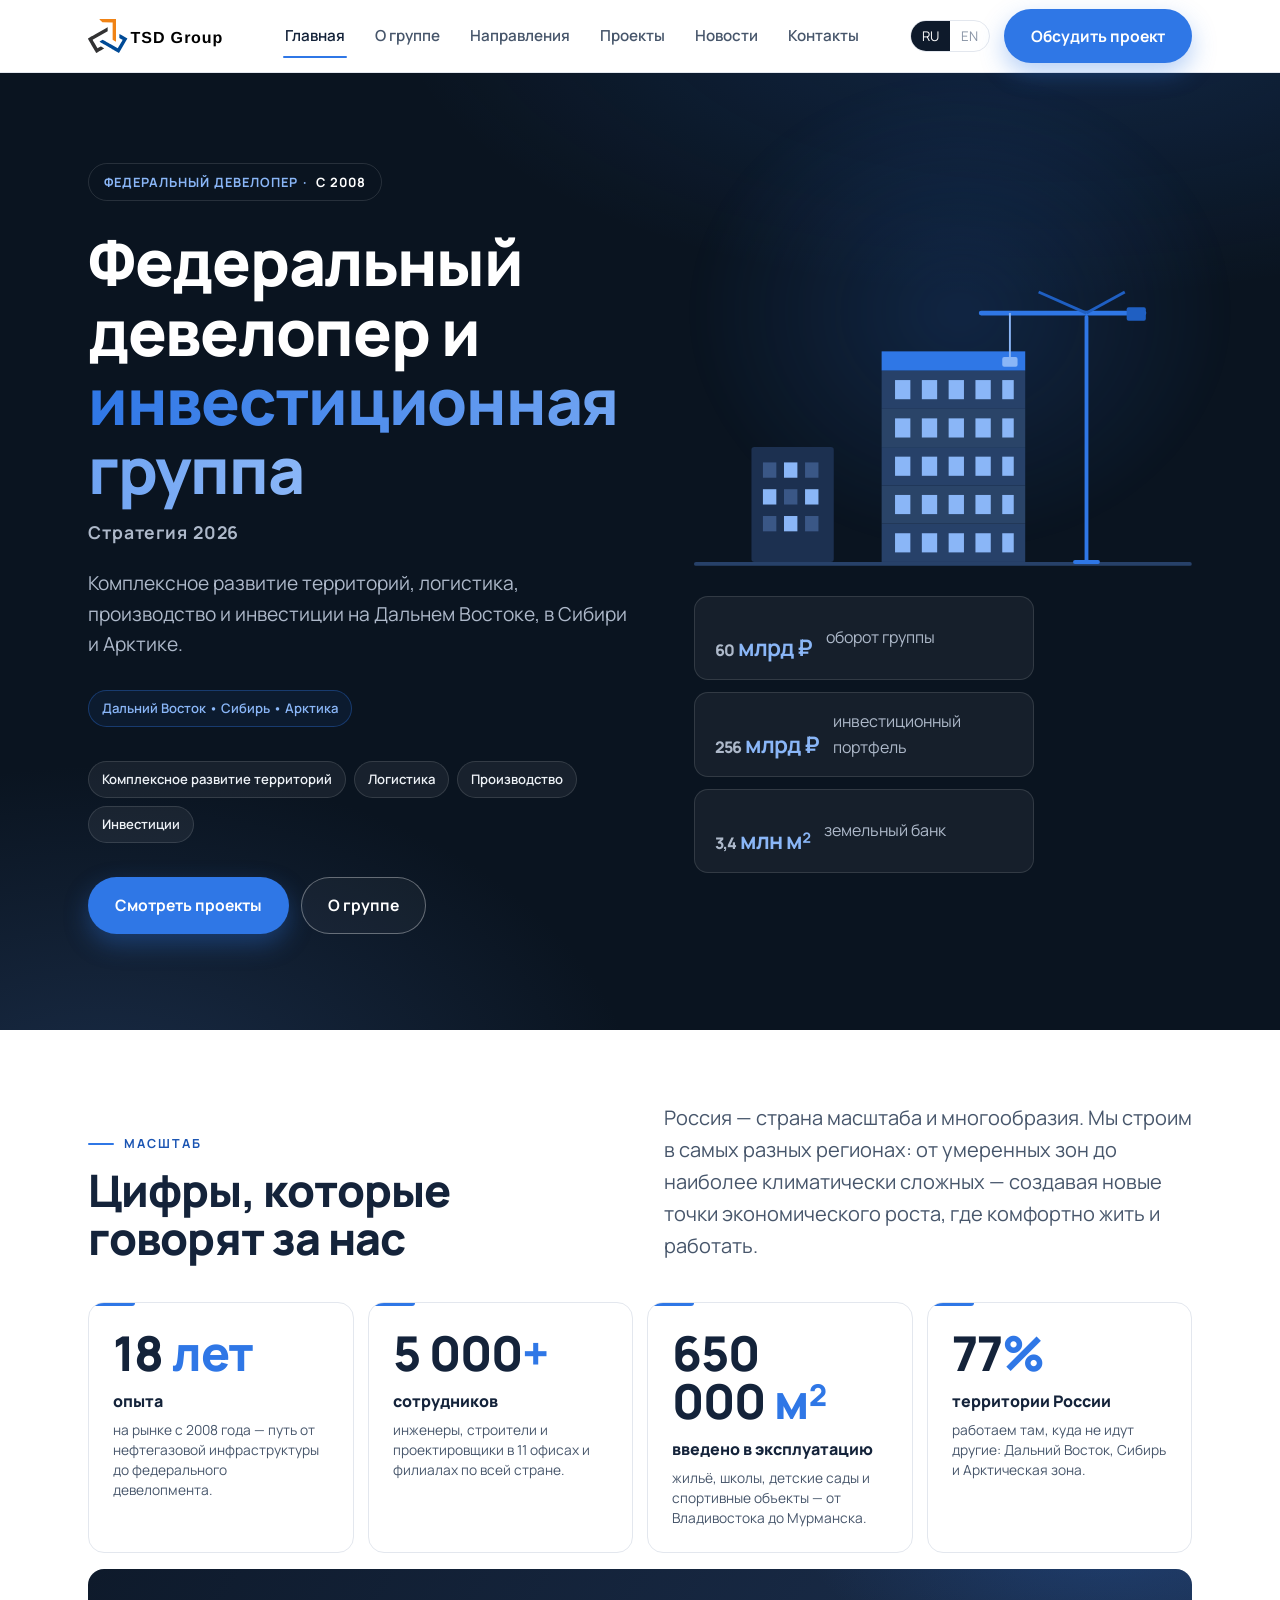
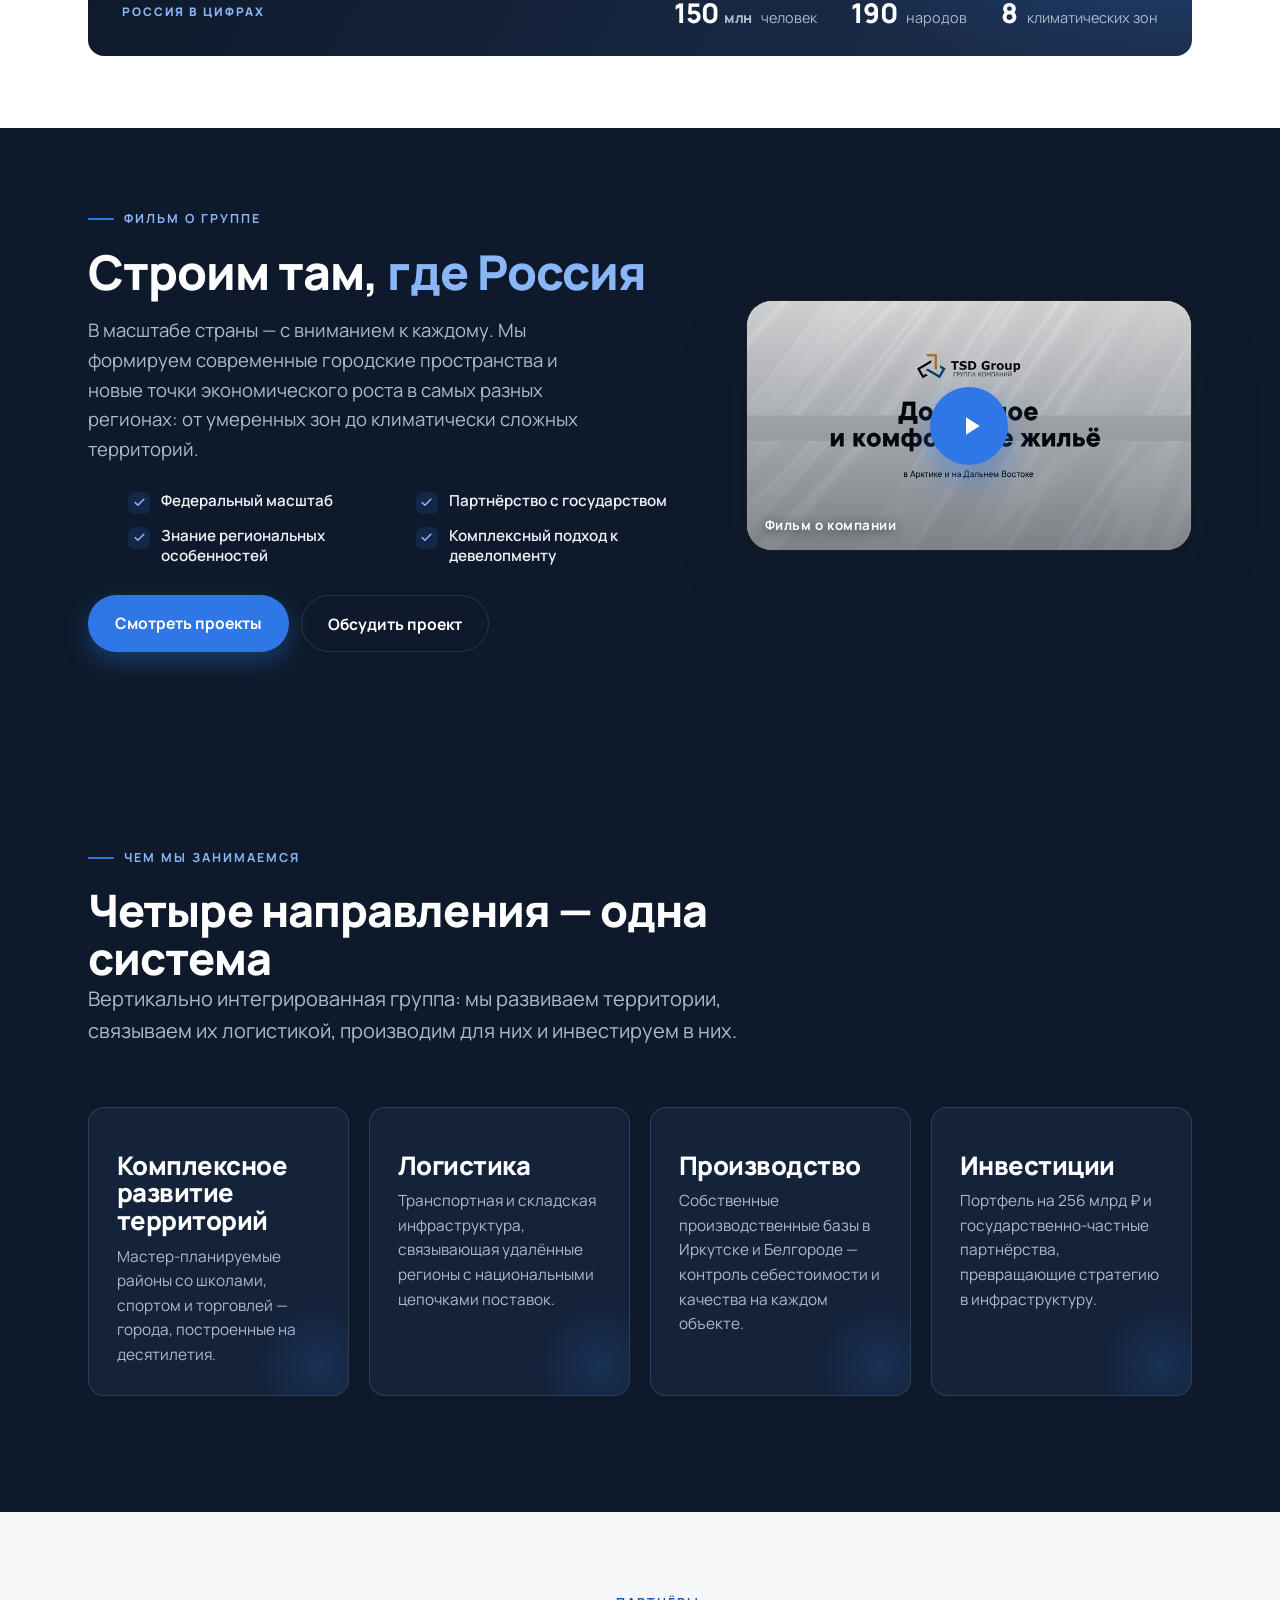
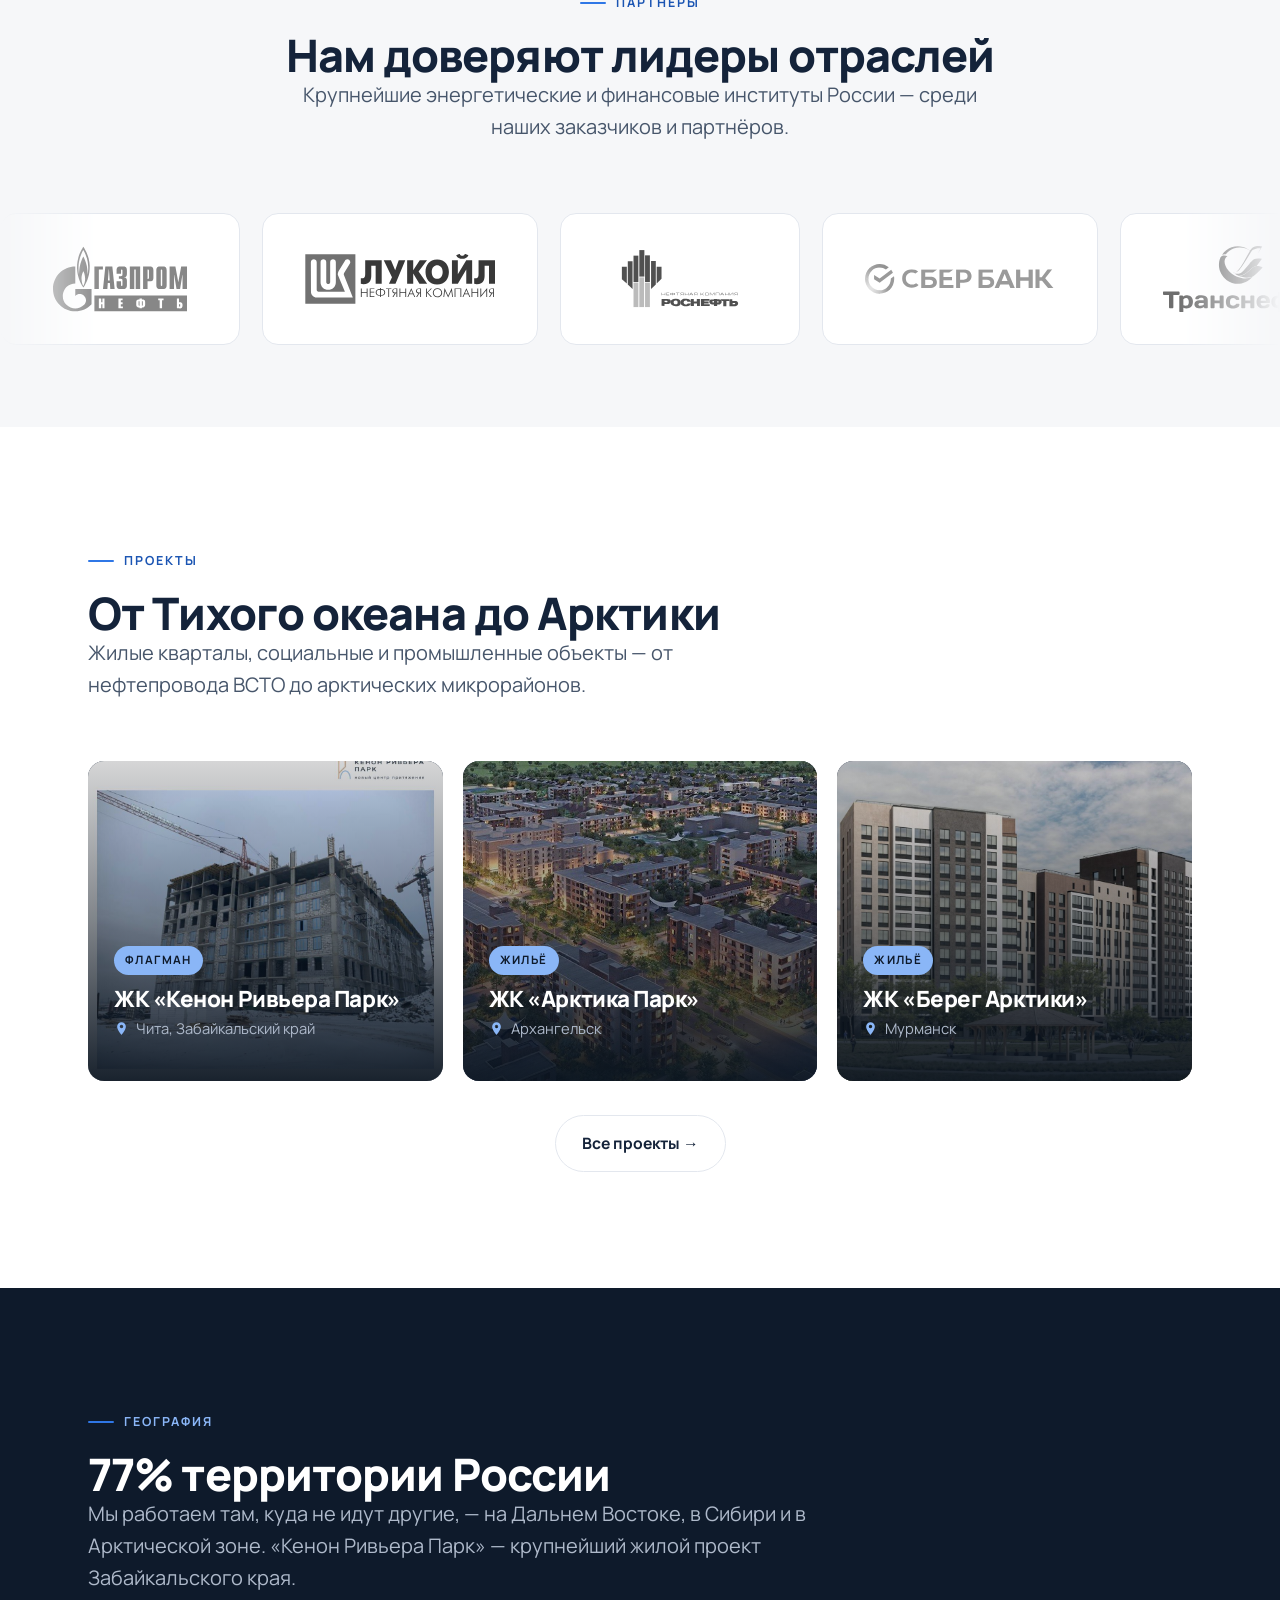
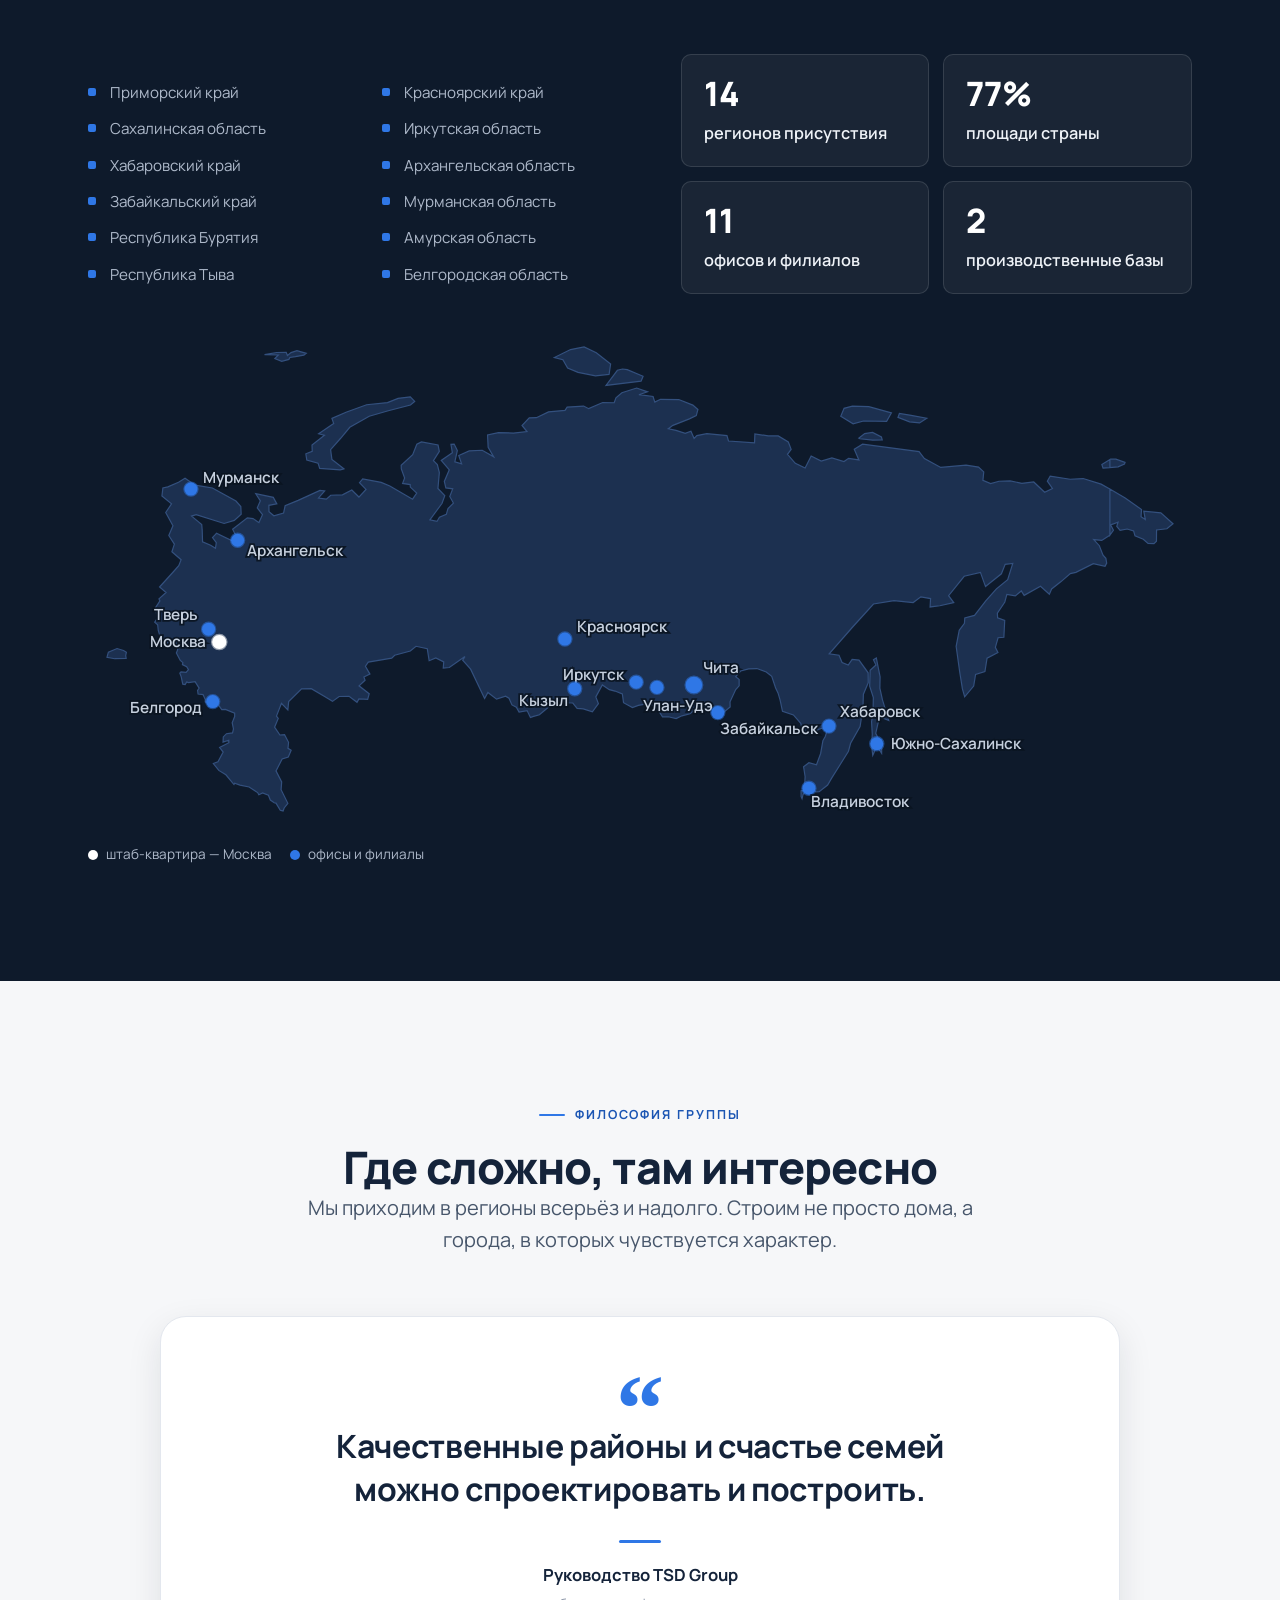
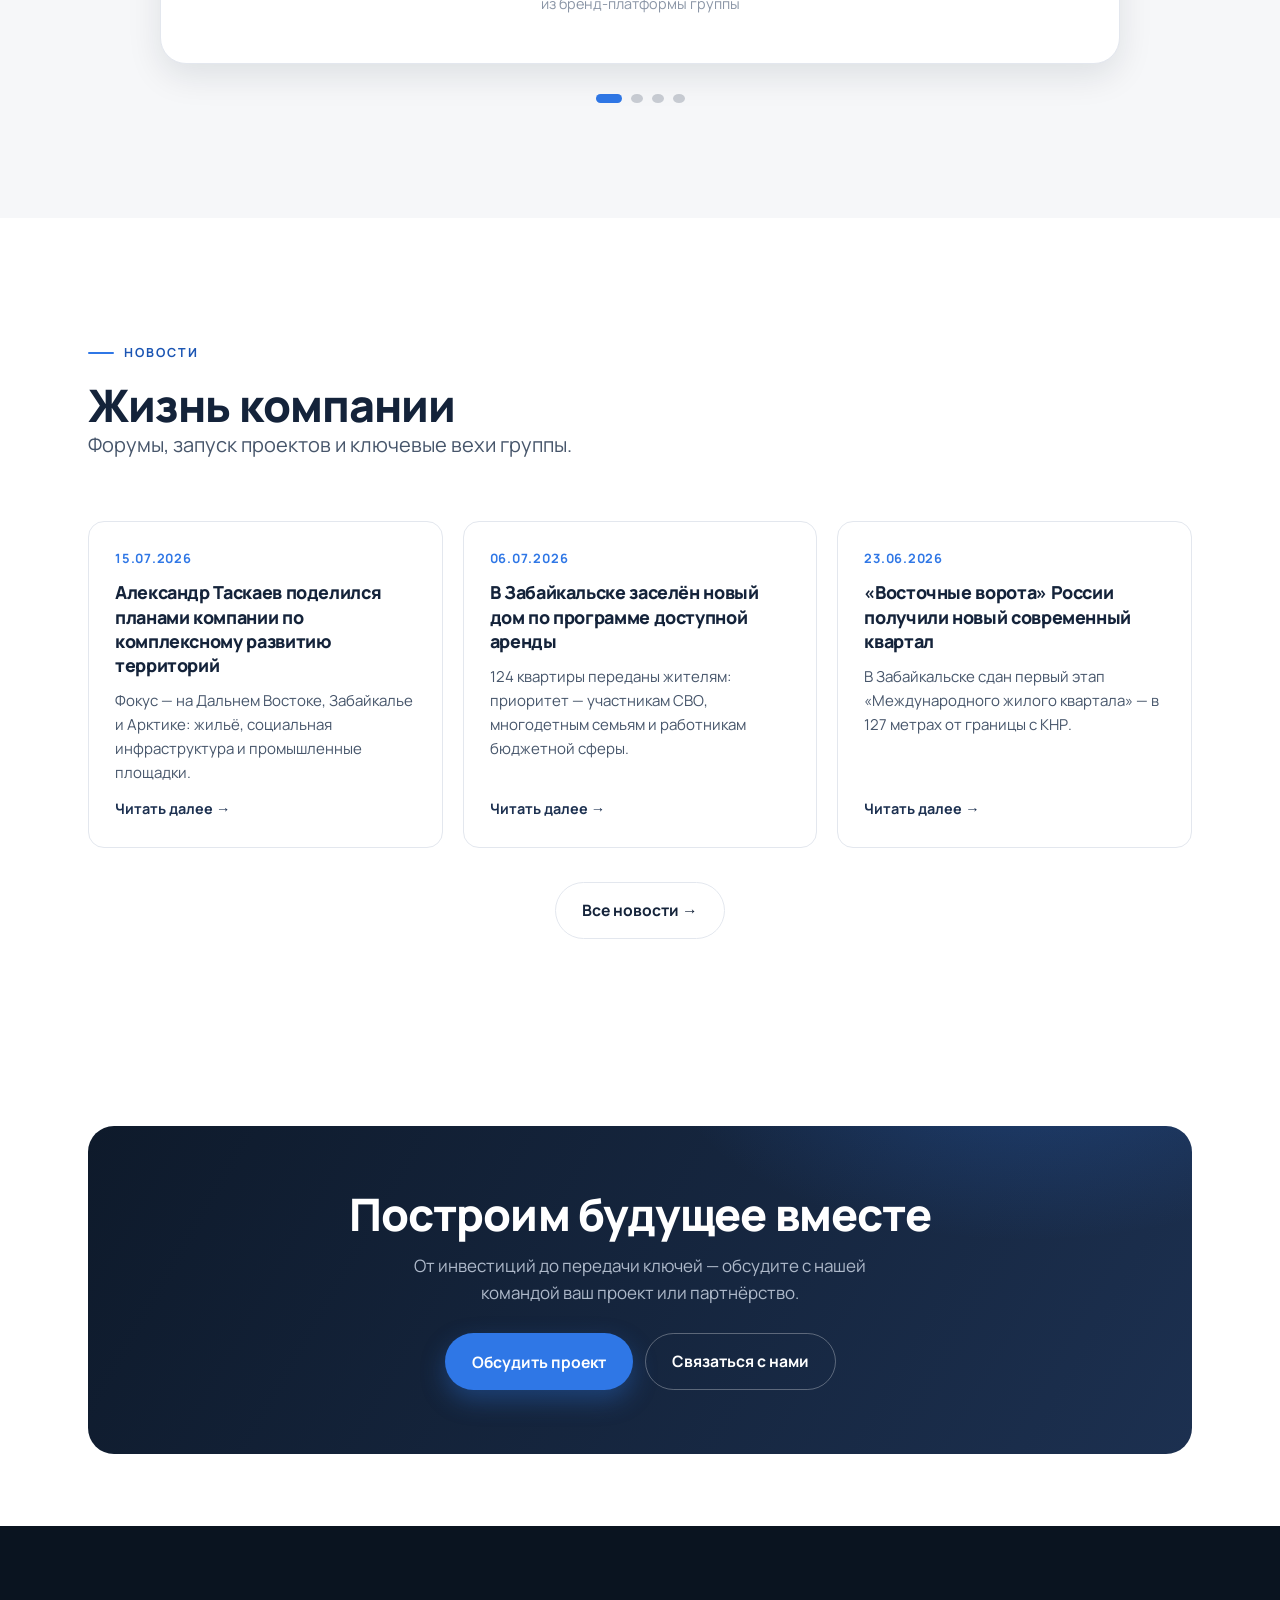
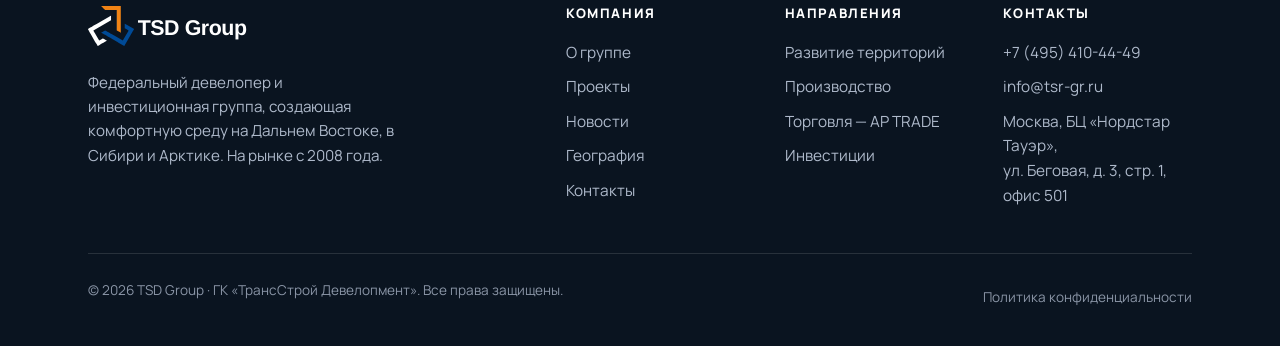
<file: index.html>
<!DOCTYPE html>
<html lang="ru">
<head>
  <meta charset="UTF-8" />
  <meta name="viewport" content="width=device-width, initial-scale=1" />
  <title>TSD Group — федеральный девелопер и инвестиционная группа</title>
  <meta name="description" content="TSD Group (ГК «ТрансСтрой Девелопмент») — федеральный девелопер и инвестиционная группа. Комплексное развитие территорий, логистика, производство и инвестиции на Дальнем Востоке, в Сибири и Арктике." />
  <script type="application/ld+json">
  {
    "@context": "https://schema.org",
    "@type": "Organization",
    "name": "TSD Group — ГК «ТрансСтрой Девелопмент»",
    "url": "./",
    "logo": "assets/img/logo.svg",
    "foundingDate": "2008",
    "address": {
      "@type": "PostalAddress",
      "addressLocality": "Москва",
      "postalCode": "125284",
      "streetAddress": "БЦ «Нордстар Тауэр», ул. Беговая, д. 3, стр. 1, офис 501"
    },
    "contactPoint": {
      "@type": "ContactPoint",
      "telephone": "+7-495-410-44-49",
      "contactType": "customer service",
      "email": "info@tsr-gr.ru"
    }
  }
  </script>
  <link rel="canonical" href="./" />
  <meta name="theme-color" content="#0e1a2b" />
  <meta name="robots" content="index, follow" />
  <meta property="og:site_name" content="TSD Group" />
  <meta property="og:locale" content="ru_RU" />
  <meta property="og:type" content="website" />
  <meta property="og:url" content="./" />
  <meta property="og:title" content="TSD Group — федеральный девелопер и инвестиционная группа" />
  <meta property="og:description" content="TSD Group (ГК «ТрансСтрой Девелопмент») — федеральный девелопер и инвестиционная группа. Комплексное развитие территорий, логистика, производство и инвестиции на Дальнем Востоке, в Сибири и Арктике." />
  <meta property="og:image" content="assets/img/og-image.jpg" />
  <meta property="og:image:width" content="1200" />
  <meta property="og:image:height" content="630" />
  <meta name="twitter:card" content="summary_large_image" />
  <meta name="twitter:title" content="TSD Group — федеральный девелопер и инвестиционная группа" />
  <meta name="twitter:description" content="TSD Group (ГК «ТрансСтрой Девелопмент») — федеральный девелопер и инвестиционная группа. Комплексное развитие территорий, логистика, производство и инвестиции на Дальнем Востоке, в Сибири и Арктике." />
  <meta name="twitter:image" content="assets/img/og-image.jpg" />
  <link rel="manifest" href="site.webmanifest" />
  <link rel="apple-touch-icon" href="assets/img/favicon.svg" />
  <!-- ПОДТВЕРЖДЕНИЕ ПРАВ НА САЙТ: вставьте коды из Google Search Console и Яндекс.Вебмастера и раскомментируйте
  <meta name="google-site-verification" content="ВСТАВЬТЕ_КОД_GOOGLE" />
  <meta name="yandex-verification" content="ВСТАВЬТЕ_КОД_ЯНДЕКС" />
  -->
  <link rel="icon" href="assets/img/favicon.svg" type="image/svg+xml" />
  <link rel="preload" href="assets/fonts/manrope-cyrillic.woff2" as="font" type="font/woff2" crossorigin />
  <link rel="preload" href="assets/fonts/manrope-latin.woff2" as="font" type="font/woff2" crossorigin />
  <link rel="stylesheet" href="assets/css/fonts.css" />
  <link rel="stylesheet" href="assets/css/style.css" />
</head>
<body>

  <!-- ============ HEADER ============ -->
  <header class="site-header">
    <div class="container nav">
      <a href="index.html" class="logo" aria-label="TSD Group — на главную">
        <img src="assets/img/logo.svg" alt="TSD Group" style="height:34px;width:auto" />
      </a>

      <nav class="nav__links" aria-label="Основная навигация">
        <a class="nav__link is-active" href="index.html" data-i18n="nav.home">Главная</a>
        <a class="nav__link" href="about.html" data-i18n="nav.about">О группе</a>
        <a class="nav__link" href="services.html" data-i18n="nav.services">Направления</a>
        <a class="nav__link" href="projects.html" data-i18n="nav.projects">Проекты</a>
        <a class="nav__link" href="news.html" data-i18n="nav.news">Новости</a>
        <a class="nav__link" href="contacts.html" data-i18n="nav.contacts">Контакты</a>
      </nav>

      <div class="nav__right">
        <div class="lang" role="group" aria-label="Язык / Language">
          <button data-lang="ru" class="is-active">RU</button>
          <button data-lang="en">EN</button>
        </div>
        <button class="btn btn--primary nav__cta" data-open-callback data-i18n="nav.call">Обсудить проект</button>
        <button class="burger" aria-label="Меню" aria-expanded="false">
          <span></span><span></span><span></span>
        </button>
      </div>
    </div>
  </header>

  <!-- ============ MOBILE DRAWER ============ -->
  <div class="drawer" id="drawer">
    <a href="index.html" data-i18n="nav.home">Главная</a>
    <a href="about.html" data-i18n="nav.about">О группе</a>
    <a href="services.html" data-i18n="nav.services">Направления</a>
    <a href="projects.html" data-i18n="nav.projects">Проекты</a>
    <a href="news.html" data-i18n="nav.news">Новости</a>
    <a href="contacts.html" data-i18n="nav.contacts">Контакты</a>
    <div class="drawer__foot">
      <a href="tel:+74954104449">+7 (495) 410-44-49</a>
      <a href="mailto:info@tsr-gr.ru">info@tsr-gr.ru</a>
    </div>
  </div>

  <!-- ============ HERO ============ -->
  <section class="hero">
    <div class="container hero__grid">
      <div class="hero__copy">
        <span class="hero__badge" data-i18n="hero.badge">Федеральный девелопер · <b>с 2008</b></span>
        <h1><span data-i18n="hero.title">Федеральный девелопер и <span class="accent">инвестиционная группа</span></span></h1>
        <p class="hero__year" data-i18n="hero.year">Стратегия 2026</p>
        <p class="hero__sub" data-i18n="hero.sub">Комплексное развитие территорий, логистика, производство и инвестиции на Дальнем Востоке, в Сибири и Арктике.</p>

        <div class="hero__tags">
          <span class="hero__tag hero__tag--geo" data-i18n="hero.geo">Дальний Восток • Сибирь • Арктика</span>
        </div>
        <div class="hero__tags hero__tags--extra">
          <span class="hero__tag" data-i18n="hero.tag1">Комплексное развитие территорий</span>
          <span class="hero__tag" data-i18n="hero.tag2">Логистика</span>
          <span class="hero__tag" data-i18n="hero.tag3">Производство</span>
          <span class="hero__tag" data-i18n="hero.tag4">Инвестиции</span>
        </div>

        <div class="hero__actions">
          <a href="projects.html" class="btn btn--primary" data-i18n="hero.cta1">Смотреть проекты</a>
          <a href="about.html" class="btn btn--ghost" data-i18n="hero.cta2">О группе</a>
        </div>
      </div>

      <div class="hero__side">
        <div class="hero__visual" aria-hidden="true">
          <!-- Animated construction scene -->
          <svg class="build-scene" viewBox="0 0 520 380" fill="none" xmlns="http://www.w3.org/2000/svg" role="img" aria-label="Строящийся жилой дом">
            <rect x="0" y="352" width="520" height="4" rx="2" fill="#274169"/>
            <g class="floor" style="animation-delay:.05s"><rect x="60" y="232" width="86" height="120" rx="3" fill="#1c3050"/></g>
            <rect class="win" style="animation-delay:.5s" x="72"  y="248" width="14" height="16" fill="#3a5786"/>
            <rect class="win" style="animation-delay:.6s" x="94"  y="248" width="14" height="16" fill="#8ab6f7"/>
            <rect class="win" style="animation-delay:.7s" x="116" y="248" width="14" height="16" fill="#3a5786"/>
            <rect class="win" style="animation-delay:.6s" x="72"  y="276" width="14" height="16" fill="#8ab6f7"/>
            <rect class="win" style="animation-delay:.7s" x="94"  y="276" width="14" height="16" fill="#3a5786"/>
            <rect class="win" style="animation-delay:.8s" x="116" y="276" width="14" height="16" fill="#8ab6f7"/>
            <rect class="win" style="animation-delay:.7s" x="72"  y="304" width="14" height="16" fill="#3a5786"/>
            <rect class="win" style="animation-delay:.8s" x="94"  y="304" width="14" height="16" fill="#8ab6f7"/>
            <rect class="win" style="animation-delay:.9s" x="116" y="304" width="14" height="16" fill="#3a5786"/>
            <g class="floor" style="animation-delay:.15s"><rect x="196" y="312" width="150" height="40" fill="#274169"/></g>
            <g class="floor" style="animation-delay:.30s"><rect x="196" y="272" width="150" height="40" fill="#2a4468"/></g>
            <g class="floor" style="animation-delay:.45s"><rect x="196" y="232" width="150" height="40" fill="#274169"/></g>
            <g class="floor" style="animation-delay:.60s"><rect x="196" y="192" width="150" height="40" fill="#2a4468"/></g>
            <g class="floor" style="animation-delay:.75s"><rect x="196" y="152" width="150" height="40" fill="#274169"/></g>
            <g class="floor" style="animation-delay:.90s"><rect x="196" y="132" width="150" height="20" fill="#2f77e6"/></g>
            <g fill="#8ab6f7">
              <rect class="win" style="animation-delay:1.0s" x="210" y="322" width="16" height="20"/>
              <rect class="win" style="animation-delay:1.1s" x="238" y="322" width="16" height="20"/>
              <rect class="win" style="animation-delay:1.0s" x="266" y="322" width="16" height="20"/>
              <rect class="win" style="animation-delay:1.2s" x="294" y="322" width="16" height="20"/>
              <rect class="win" style="animation-delay:1.3s" x="322" y="322" width="12" height="20"/>
              <rect class="win" style="animation-delay:1.1s" x="210" y="282" width="16" height="20"/>
              <rect class="win" style="animation-delay:1.2s" x="238" y="282" width="16" height="20"/>
              <rect class="win" style="animation-delay:1.0s" x="266" y="282" width="16" height="20"/>
              <rect class="win" style="animation-delay:1.3s" x="294" y="282" width="16" height="20"/>
              <rect class="win" style="animation-delay:1.1s" x="322" y="282" width="12" height="20"/>
              <rect class="win" style="animation-delay:1.2s" x="210" y="242" width="16" height="20"/>
              <rect class="win" style="animation-delay:1.3s" x="238" y="242" width="16" height="20"/>
              <rect class="win" style="animation-delay:1.4s" x="266" y="242" width="16" height="20"/>
              <rect class="win" style="animation-delay:1.2s" x="294" y="242" width="16" height="20"/>
              <rect class="win" style="animation-delay:1.3s" x="322" y="242" width="12" height="20"/>
              <rect class="win" style="animation-delay:1.4s" x="210" y="202" width="16" height="20"/>
              <rect class="win" style="animation-delay:1.5s" x="238" y="202" width="16" height="20"/>
              <rect class="win" style="animation-delay:1.4s" x="266" y="202" width="16" height="20"/>
              <rect class="win" style="animation-delay:1.5s" x="294" y="202" width="16" height="20"/>
              <rect class="win" style="animation-delay:1.6s" x="322" y="202" width="12" height="20"/>
              <rect class="win" style="animation-delay:1.5s" x="210" y="162" width="16" height="20"/>
              <rect class="win" style="animation-delay:1.6s" x="238" y="162" width="16" height="20"/>
              <rect class="win" style="animation-delay:1.7s" x="266" y="162" width="16" height="20"/>
              <rect class="win" style="animation-delay:1.6s" x="294" y="162" width="16" height="20"/>
              <rect class="win" style="animation-delay:1.7s" x="322" y="162" width="12" height="20"/>
            </g>
            <g stroke="#2f77e6" stroke-width="4" stroke-linecap="round">
              <line x1="410" y1="352" x2="410" y2="96"/>
              <line x1="398" y1="352" x2="422" y2="352"/>
            </g>
            <g class="crane-arm">
              <line x1="300" y1="92" x2="470" y2="92" stroke="#2f77e6" stroke-width="5" stroke-linecap="round"/>
              <line x1="410" y1="92" x2="360" y2="70" stroke="#1f5fc2" stroke-width="3"/>
              <line x1="410" y1="92" x2="450" y2="70" stroke="#1f5fc2" stroke-width="3"/>
              <rect x="452" y="86" width="20" height="14" rx="2" fill="#1f5fc2"/>
              <g class="crane-hook">
                <line x1="330" y1="92" x2="330" y2="138" stroke="#8ab6f7" stroke-width="2"/>
                <rect x="322" y="138" width="16" height="10" rx="2" fill="#8ab6f7"/>
              </g>
            </g>
          </svg>
        </div>

        <div class="hero__metrics">
          <div class="metric-chip">
            <b><span data-count="60">60</span><small data-i18n="metric.bn">млрд ₽</small></b>
            <span data-i18n="metric.turnover">оборот группы</span>
          </div>
          <div class="metric-chip">
            <b><span data-count="256">256</span><small data-i18n="metric.bn">млрд ₽</small></b>
            <span data-i18n="metric.portfolio">инвестиционный портфель</span>
          </div>
          <div class="metric-chip">
            <b><span data-count="3.4">3,4</span><small data-i18n="metric.m2">млн м²</small></b>
            <span data-i18n="metric.land">земельный банк</span>
          </div>
        </div>
      </div>
    </div>
  </section>

  <!-- ============ STATS ============ -->
  <section class="section section--tight" id="scale">
    <div class="container">
      <div class="stats-head reveal">
        <div>
          <span class="eyebrow" data-i18n="stats.eyebrow">Масштаб</span>
          <h2 data-i18n="stats.title">Цифры, которые говорят за нас</h2>
        </div>
        <p class="lead" data-i18n="stats.lead">Россия — страна масштаба и многообразия. Мы строим в самых разных регионах: от умеренных зон до наиболее климатически сложных — создавая новые точки экономического роста, где комфортно жить и работать.</p>
      </div>

      <div class="stats reveal">
        <div class="stat">
          <b><span data-count="18">18</span><span class="u">&nbsp;лет</span></b>
          <span class="stat__t" data-i18n="stat.years.t">опыта</span>
          <span class="stat__d" data-i18n="stat.years.d">на рынке с 2008 года — путь от нефтегазовой инфраструктуры до федерального девелопмента.</span>
        </div>
        <div class="stat">
          <b><span data-count="5000">5 000</span><span class="u">+</span></b>
          <span class="stat__t" data-i18n="stat.staff.t">сотрудников</span>
          <span class="stat__d" data-i18n="stat.staff.d">инженеры, строители и проектировщики в 11 офисах и филиалах по всей стране.</span>
        </div>
        <div class="stat">
          <b><span data-count="650000">650 000</span><span class="u">&nbsp;м²</span></b>
          <span class="stat__t" data-i18n="stat.built.t">введено в эксплуатацию</span>
          <span class="stat__d" data-i18n="stat.built.d">жильё, школы, детские сады и спортивные объекты — от Владивостока до Мурманска.</span>
        </div>
        <div class="stat">
          <b><span data-count="77">77</span><span class="u">%</span></b>
          <span class="stat__t" data-i18n="stat.coverage.t">территории России</span>
          <span class="stat__d" data-i18n="stat.coverage.d">работаем там, куда не идут другие: Дальний Восток, Сибирь и Арктическая зона.</span>
        </div>
      </div>

      <div class="country reveal">
        <span class="country__label" data-i18n="country.label">Россия в цифрах</span>
        <div class="country__items">
          <div><b>150&nbsp;<span data-i18n="country.mln">млн</span></b><span data-i18n="country.people">человек</span></div>
          <div><b>190</b><span data-i18n="country.peoples">народов</span></div>
          <div><b>8</b><span data-i18n="country.zones">климатических зон</span></div>
        </div>
      </div>
    </div>
  </section>

  <!-- ============ FILM ============ -->
  <section class="section section--dark section--tight" id="film">
    <div class="container">
      <div class="film-grid">
        <div class="reveal">
          <span class="eyebrow" data-i18n="film.eyebrow">Фильм о группе</span>
          <p class="film__slogan" data-i18n="film.slogan">Строим там, <span class="accent">где Россия</span></p>
          <p class="film__lead" data-i18n="film.lead">В масштабе страны — с вниманием к каждому. Мы формируем современные городские пространства и новые точки экономического роста в самых разных регионах: от умеренных зон до климатически сложных территорий.</p>
          <ul class="film__accents">
            <li><span class="tick"><svg viewBox="0 0 24 24" fill="none" stroke="currentColor" stroke-width="3" stroke-linecap="round" stroke-linejoin="round"><path d="M20 6 9 17l-5-5"/></svg></span><span data-i18n="film.a1">Федеральный масштаб</span></li>
            <li><span class="tick"><svg viewBox="0 0 24 24" fill="none" stroke="currentColor" stroke-width="3" stroke-linecap="round" stroke-linejoin="round"><path d="M20 6 9 17l-5-5"/></svg></span><span data-i18n="film.a2">Партнёрство с государством</span></li>
            <li><span class="tick"><svg viewBox="0 0 24 24" fill="none" stroke="currentColor" stroke-width="3" stroke-linecap="round" stroke-linejoin="round"><path d="M20 6 9 17l-5-5"/></svg></span><span data-i18n="film.a3">Знание региональных особенностей</span></li>
            <li><span class="tick"><svg viewBox="0 0 24 24" fill="none" stroke="currentColor" stroke-width="3" stroke-linecap="round" stroke-linejoin="round"><path d="M20 6 9 17l-5-5"/></svg></span><span data-i18n="film.a4">Комплексный подход к девелопменту</span></li>
          </ul>
          <div class="film__actions">
            <a href="projects.html" class="btn btn--primary" data-i18n="film.cta1">Смотреть проекты</a>
            <button class="btn btn--ghost" data-open-callback data-i18n="film.cta2">Обсудить проект</button>
          </div>
        </div>
        <div class="reveal" data-delay="1">
          <div class="film__player" id="filmPlayer">
            <video id="tsdFilm" playsinline preload="none" controls poster="assets/video/tsd-film-poster.webp">
              <source src="assets/video/tsd-film.mp4" type="video/mp4" />
            </video>
            <button class="film__poster" id="filmPoster" style="background-image:url('assets/video/tsd-film-poster.webp')" aria-label="Смотреть фильм о группе">
              <span class="film__play"><svg viewBox="0 0 24 24" fill="currentColor"><path d="M8 5v14l11-7z"/></svg></span>
              <span class="film__cap" data-i18n="film.cap">Фильм о компании</span>
            </button>
          </div>
        </div>
      </div>
    </div>
  </section>

  <!-- ============ DIRECTIONS ============ -->
  <section class="section section--dark" id="directions">
    <div class="container">
      <div class="section-head reveal">
        <span class="eyebrow" data-i18n="dir.eyebrow">Чем мы занимаемся</span>
        <h2 data-i18n="dir.title">Четыре направления — одна система</h2>
        <p class="lead" data-i18n="dir.sub">Вертикально интегрированная группа: мы развиваем территории, связываем их логистикой, производим для них и инвестируем в них.</p>
      </div>
      <div class="grid grid--4">
        <article class="dir reveal" data-delay="0">
          <h3 data-i18n="dir1.t">Комплексное развитие территорий</h3>
          <p data-i18n="dir1.d">Мастер-планируемые районы со школами, спортом и торговлей — города, построенные на десятилетия.</p>
        </article>
        <article class="dir reveal" data-delay="1">
          <h3 data-i18n="dir2.t">Логистика</h3>
          <p data-i18n="dir2.d">Транспортная и складская инфраструктура, связывающая удалённые регионы с национальными цепочками поставок.</p>
        </article>
        <article class="dir reveal" data-delay="2">
          <h3 data-i18n="dir3.t">Производство</h3>
          <p data-i18n="dir3.d">Собственные производственные базы в Иркутске и Белгороде — контроль себестоимости и качества на каждом объекте.</p>
        </article>
        <article class="dir reveal" data-delay="3">
          <h3 data-i18n="dir4.t">Инвестиции</h3>
          <p data-i18n="dir4.d">Портфель на 256 млрд ₽ и государственно-частные партнёрства, превращающие стратегию в инфраструктуру.</p>
        </article>
      </div>
    </div>
  </section>

  <!-- ============ PARTNERS ============ -->
  <section class="section section--paper section--tight" id="partners">
    <div class="container">
      <div class="section-head reveal" style="text-align:center;margin-inline:auto">
        <span class="eyebrow" style="justify-content:center" data-i18n="part.eyebrow">Партнёры</span>
        <h2 data-i18n="part.title">Нам доверяют лидеры отраслей</h2>
        <p class="lead" style="margin-inline:auto" data-i18n="part.sub">Крупнейшие энергетические и финансовые институты России — среди наших заказчиков и партнёров.</p>
      </div>
    </div>
    <div class="marquee reveal" aria-label="Логотипы партнёров">
      <div class="marquee__track">
        <div class="partner"><img src="assets/img/partners/gazpromneft.svg" alt="Газпром нефть"></div>
        <div class="partner"><img src="assets/img/partners/lukoil.svg" alt="Лукойл"></div>
        <div class="partner"><img src="assets/img/partners/rosneft.svg" alt="Роснефть"></div>
        <div class="partner"><img src="assets/img/partners/sberbank.svg" alt="Сбербанк"></div>
        <div class="partner"><img src="assets/img/partners/transneft.svg" alt="Транснефть"></div>
        <div class="partner"><img src="assets/img/partners/gazprombank.svg" alt="Газпромбанк"></div>
        <div class="partner"><img src="assets/img/partners/pik.png" alt="ПИК"></div>
        <div class="partner"><img src="assets/img/partners/domrf.png" alt="ДОМ.РФ"></div>
        <div class="partner"><img src="assets/img/partners/psb.png" alt="ПСБ"></div>
        <div class="partner"><img src="assets/img/partners/gazpromneft.svg" alt="" aria-hidden="true"></div>
        <div class="partner"><img src="assets/img/partners/lukoil.svg" alt="" aria-hidden="true"></div>
        <div class="partner"><img src="assets/img/partners/rosneft.svg" alt="" aria-hidden="true"></div>
        <div class="partner"><img src="assets/img/partners/sberbank.svg" alt="" aria-hidden="true"></div>
        <div class="partner"><img src="assets/img/partners/transneft.svg" alt="" aria-hidden="true"></div>
        <div class="partner"><img src="assets/img/partners/gazprombank.svg" alt="" aria-hidden="true"></div>
        <div class="partner"><img src="assets/img/partners/pik.png" alt="" aria-hidden="true"></div>
        <div class="partner"><img src="assets/img/partners/domrf.png" alt="" aria-hidden="true"></div>
        <div class="partner"><img src="assets/img/partners/psb.png" alt="" aria-hidden="true"></div>
      </div>
    </div>
  </section>

  <!-- ============ PROJECTS ============ -->
  <section class="section" id="projects">
    <div class="container">
      <div class="section-head reveal">
        <span class="eyebrow" data-i18n="proj.eyebrow">Проекты</span>
        <h2 data-i18n="proj.title">От Тихого океана до Арктики</h2>
        <p class="lead" data-i18n="proj.sub">Жилые кварталы, социальные и промышленные объекты — от нефтепровода ВСТО до арктических микрорайонов.</p>
      </div>
      <div class="grid grid--3">
        <a href="projects.html" class="project project--photo reveal" data-delay="0">
          <div class="project__bg" style="background-image:url('assets/img/projects/chita.jpg')"></div>
          <div class="project__body">
            <span class="project__tag" data-i18n="proj.flag">Флагман</span>
            <h3>ЖК «Кенон Ривьера Парк»</h3>
            <span class="project__loc"><svg viewBox="0 0 24 24" fill="currentColor"><path d="M12 2a7 7 0 0 0-7 7c0 5 7 13 7 13s7-8 7-13a7 7 0 0 0-7-7zm0 9.5A2.5 2.5 0 1 1 12 6a2.5 2.5 0 0 1 0 5.5z"/></svg>Чита, Забайкальский край</span>
            <p data-i18n="proj.chita.d">Крупнейший жилой проект Забайкалья: 392 784 м², 6 468 квартир, дворы без машин у озера Кенон.</p>
          </div>
        </a>
        <a href="projects.html" class="project project--photo reveal" data-delay="1">
          <div class="project__bg" style="background-image:url('assets/img/projects/arkhangelsk.jpg')"></div>
          <div class="project__body">
            <span class="project__tag" data-i18n="proj.residential">Жильё</span>
            <h3>ЖК «Арктика Парк»</h3>
            <span class="project__loc"><svg viewBox="0 0 24 24" fill="currentColor"><path d="M12 2a7 7 0 0 0-7 7c0 5 7 13 7 13s7-8 7-13a7 7 0 0 0-7-7zm0 9.5A2.5 2.5 0 1 1 12 6a2.5 2.5 0 0 1 0 5.5z"/></svg>Архангельск</span>
            <p data-i18n="proj.arkhan.d">Микрорайон на 200 га и 1,1 млн м² жилья: школы, аквапарк, Дворец спорта. Инвестиции — 171 млрд ₽.</p>
          </div>
        </a>
        <a href="projects.html" class="project project--photo reveal" data-delay="2">
          <div class="project__bg" style="background-image:url('assets/img/projects/murmansk-bereg.jpg')"></div>
          <div class="project__body">
            <span class="project__tag" data-i18n="proj.residential">Жильё</span>
            <h3>ЖК «Берег Арктики»</h3>
            <span class="project__loc"><svg viewBox="0 0 24 24" fill="currentColor"><path d="M12 2a7 7 0 0 0-7 7c0 5 7 13 7 13s7-8 7-13a7 7 0 0 0-7-7zm0 9.5A2.5 2.5 0 1 1 12 6a2.5 2.5 0 0 1 0 5.5z"/></svg>Мурманск</span>
            <p data-i18n="proj.murmansk.d">Микрорайон на 225 390 м² и 3 941 квартиру за Полярным кругом. Инвестиции — 27 млрд ₽.</p>
          </div>
        </a>
      </div>
      <div style="text-align:center;margin-top:34px" class="reveal">
        <a href="projects.html" class="btn btn--ghost" style="border-color:var(--line)" data-i18n="proj.all">Все проекты →</a>
      </div>
    </div>
  </section>

  <!-- ============ GEOGRAPHY + MAP ============ -->
  <section class="section section--dark" id="geo">
    <div class="container">
      <div class="section-head reveal">
        <span class="eyebrow" data-i18n="geo.eyebrow">География</span>
        <h2 data-i18n="geo.title">77% территории России</h2>
        <p class="lead" data-i18n="geo.sub">Мы работаем там, куда не идут другие, — на Дальнем Востоке, в Сибири и в Арктической зоне. «Кенон Ривьера Парк» — крупнейший жилой проект Забайкальского края.</p>
      </div>
      <div class="geo">
        <div class="reveal">
          <ul class="geo__list">
            <li>Приморский край</li>
            <li>Сахалинская область</li>
            <li>Хабаровский край</li>
            <li>Забайкальский край</li>
            <li>Республика Бурятия</li>
            <li>Республика Тыва</li>
            <li>Красноярский край</li>
            <li>Иркутская область</li>
            <li>Архангельская область</li>
            <li>Мурманская область</li>
            <li>Амурская область</li>
            <li>Белгородская область</li>
          </ul>
        </div>
        <div class="geo__stats reveal" data-delay="1">
          <div class="geo__stat"><b><span data-count="14">14</span></b><span data-i18n="geo.s1">регионов присутствия</span></div>
          <div class="geo__stat"><b>77%</b><span data-i18n="geo.s2">площади страны</span></div>
          <div class="geo__stat"><b>11</b><span data-i18n="geo.s3">офисов и филиалов</span></div>
          <div class="geo__stat"><b>2</b><span data-i18n="geo.s4">производственные базы</span></div>
        </div>
      </div>
      <div class="map-wrap reveal">
        <svg class="rumap" viewBox="0 0 932 424" xmlns="http://www.w3.org/2000/svg" role="img" aria-label="Карта присутствия TSD Group: от Белгорода до Южно-Сахалинска">
<path class="land" d="M670.7,314.0 676.0,331.3 668.2,328.1 665.0,342.2 670.1,352.2 670.0,359.0 666.0,353.1 662.5,360.7 661.5,352.5 662.1,343.0 661.5,332.4 662.7,325.0 663.0,312.0 659.9,302.4 660.3,289.0 665.2,284.5 663.1,280.0 665.5,278.6 666.8,285.1 668.7,294.5 668.5,304.1 670.7,314.0ZM32.2,279.0 22.5,279.2 16.0,278.0 17.2,273.7 24.5,270.6 30.0,272.3 32.4,273.8 31.8,276.5 32.2,279.0ZM889.0,159.3 892.6,161.7 891.3,154.6 905.7,156.1 916.0,165.2 910.8,169.5 902.1,170.5 902.0,180.0 899.9,182.0 894.9,181.8 890.9,178.3 883.9,175.5 882.7,171.3 877.3,169.7 871.3,170.9 868.5,167.5 869.6,163.9 863.3,166.2 865.7,170.8 862.7,174.9 862.7,136.0 875.6,143.5 889.4,153.2 889.0,159.3ZM862.7,117.8 856.9,118.3 855.9,115.2 862.7,111.1 862.7,117.8ZM869.6,117.2 862.7,117.8 862.7,111.1 863.3,110.7 867.8,110.7 875.5,113.5 875.0,114.8 869.6,117.2ZM670.5,94.5 662.5,94.6 651.6,93.5 650.7,93.0 655.7,89.1 662.3,88.2 669.8,92.0 670.5,94.5ZM708.1,76.2 702.0,80.1 693.6,79.2 683.8,75.4 685.0,72.2 694.9,73.7 708.1,76.2ZM678.3,71.6 674.2,78.8 654.7,78.5 645.9,80.9 635.5,74.5 638.3,67.8 645.3,66.0 659.2,66.4 678.3,71.6ZM216.0,118.9 212.9,119.7 195.6,118.5 194.2,114.1 184.7,111.5 183.9,106.2 189.3,104.1 189.1,98.8 199.6,90.5 194.7,89.3 207.4,80.7 205.9,76.3 217.8,71.1 235.2,64.8 252.8,63.0 261.8,59.4 272.1,58.1 275.8,62.0 272.2,65.0 253.5,69.9 237.4,74.5 221.0,83.8 213.1,93.3 204.8,102.7 205.9,110.9 216.0,118.9ZM477.0,57.8 478.5,62.6 483.3,60.2 498.7,60.4 510.6,65.1 514.9,68.8 513.5,73.9 507.7,76.7 493.8,82.2 489.9,85.1 496.4,86.4 504.2,88.9 509.0,87.1 511.7,93.3 514.0,90.8 522.4,89.2 539.4,90.9 540.7,95.4 562.7,96.9 563.0,89.4 574.2,91.1 582.7,91.1 591.2,96.2 593.6,102.5 590.5,106.6 597.1,114.2 605.4,118.2 610.5,108.0 619.0,112.4 628.0,109.7 638.2,112.7 642.1,110.0 650.8,111.4 646.9,102.3 653.9,98.1 701.6,104.4 706.1,110.2 719.9,117.7 741.3,115.8 751.8,117.4 756.2,121.5 755.5,128.6 762.0,131.4 769.1,129.4 778.5,129.1 788.4,131.1 798.4,130.0 807.6,138.7 814.2,135.5 809.9,129.3 812.3,125.0 829.1,127.7 840.1,127.1 855.3,131.8 862.7,136.0 862.7,174.9 862.6,175.0 855.8,179.3 849.0,178.6 853.8,183.8 856.9,191.8 859.3,194.5 860.0,198.5 858.6,201.1 848.7,199.0 834.0,206.3 829.3,207.4 821.2,214.3 813.5,220.3 811.6,224.7 804.1,218.0 790.3,225.7 787.9,222.0 782.8,226.2 775.7,224.9 774.0,231.3 767.7,240.8 767.9,244.7 773.9,246.9 773.2,261.1 768.3,261.5 766.0,269.6 768.2,273.9 759.0,278.8 757.2,290.0 749.3,292.4 747.7,302.3 740.1,311.4 738.2,304.7 735.9,290.4 732.9,268.7 735.5,255.2 739.9,249.3 740.2,244.8 748.4,242.6 757.9,230.3 766.9,220.2 776.4,212.4 780.7,198.7 774.3,199.5 771.1,207.5 757.7,218.3 753.4,206.3 739.7,209.6 726.5,226.0 730.9,231.9 719.1,234.5 710.9,235.5 711.3,228.4 703.1,227.0 696.6,231.8 680.4,230.1 663.1,233.0 645.9,252.0 625.7,275.1 634.0,276.3 636.6,282.4 641.8,284.6 645.1,279.7 650.9,280.4 658.6,291.1 658.7,299.4 654.6,309.2 654.2,320.8 651.8,336.5 643.8,350.6 642.0,357.3 634.9,368.7 627.8,380.0 624.4,385.8 617.3,391.5 614.0,391.6 610.7,386.9 603.6,394.0 602.8,397.3 602.0,395.6 602.0,390.6 604.7,390.3 605.4,378.8 604.1,370.4 608.6,367.0 615.0,368.7 618.5,359.2 620.4,348.5 622.4,344.9 625.2,336.1 616.5,339.0 611.9,342.9 603.9,342.9 601.7,333.7 595.5,326.7 586.3,323.6 584.3,314.1 582.5,308.1 580.5,303.9 577.2,294.0 572.6,290.4 564.7,287.5 557.7,287.8 551.1,289.5 546.8,294.4 549.7,296.7 549.7,302.1 546.8,305.2 542.0,315.6 542.1,319.9 534.6,326.1 528.3,322.4 522.0,323.2 519.2,319.9 516.1,318.9 508.3,325.7 501.4,327.4 496.5,329.8 489.9,328.2 485.0,328.3 481.8,323.3 476.6,318.6 471.3,317.3 464.6,318.6 459.6,320.4 452.1,316.3 451.1,309.0 444.9,306.5 440.1,305.3 434.2,301.3 428.7,311.4 430.9,317.2 425.8,324.0 418.1,321.5 412.9,321.1 409.3,316.6 403.8,316.4 399.2,313.4 391.2,318.0 381.1,326.5 375.5,328.1 373.5,328.9 370.7,323.0 363.9,324.3 361.6,320.1 357.9,318.2 355.4,312.6 352.5,310.8 344.9,313.3 337.6,307.7 334.8,312.8 323.0,288.0 316.3,280.5 318.2,277.4 305.0,286.6 299.9,287.2 300.3,281.9 293.6,278.5 288.0,280.9 286.4,270.8 276.9,268.7 272.1,272.7 258.9,276.3 256.4,278.7 236.6,282.1 234.2,285.5 238.0,292.2 232.9,294.7 233.9,297.4 228.8,302.1 237.4,308.8 236.1,313.5 228.7,313.1 227.1,316.0 220.4,310.9 212.0,311.1 206.4,315.2 200.1,311.3 188.5,304.5 180.3,304.7 169.4,315.4 168.7,322.5 163.3,316.8 159.1,327.6 160.6,329.6 157.5,337.0 162.0,343.6 165.9,343.3 169.3,349.8 168.8,354.9 171.5,356.5 169.1,362.2 163.9,363.9 158.7,373.9 163.5,383.2 163.0,389.8 168.7,401.3 165.6,405.2 164.7,407.7 162.3,407.1 158.7,401.1 157.2,400.8 153.9,398.5 152.3,394.5 147.4,392.5 144.2,394.0 143.2,392.2 136.0,387.5 128.3,385.9 123.8,384.3 123.2,385.4 116.4,377.2 110.4,373.5 105.8,367.7 109.7,366.2 114.1,358.0 111.1,354.1 118.9,350.1 118.8,348.0 114.0,349.6 114.2,345.2 116.9,342.5 122.0,341.8 122.8,338.5 121.7,333.2 123.8,328.0 123.8,325.2 116.0,322.0 112.9,322.1 109.6,317.5 105.6,319.1 98.9,315.6 99.0,313.7 97.1,309.5 92.9,309.0 92.5,306.0 93.8,304.0 90.4,298.5 84.9,299.4 83.3,298.9 82.0,301.1 80.0,300.7 78.7,294.5 77.5,291.3 78.5,290.3 82.8,290.7 84.8,288.5 83.3,285.9 79.7,284.2 80.1,282.5 77.9,280.7 74.6,274.3 75.7,271.6 75.2,267.1 70.0,264.7 67.3,265.9 66.5,263.5 61.0,261.0 59.3,255.2 58.8,250.5 56.3,248.3 58.5,245.2 57.0,236.1 60.7,230.4 59.9,228.7 65.9,223.3 60.4,218.7 71.7,206.2 76.6,200.6 78.6,195.6 70.8,188.9 72.9,182.5 68.2,175.2 71.7,166.9 65.6,155.8 70.5,148.4 62.4,141.9 63.2,135.0 67.4,134.1 76.4,130.2 81.9,126.8 90.5,132.7 105.0,135.1 124.9,146.1 129.0,150.7 129.3,157.2 123.5,162.4 114.9,165.0 91.3,157.6 87.4,158.8 96.0,166.0 96.4,170.5 96.7,180.5 103.5,183.4 107.6,186.0 108.3,181.2 105.1,177.0 108.5,173.3 121.3,179.4 125.7,177.0 122.1,169.9 134.5,160.3 139.3,160.9 144.3,164.3 147.3,157.6 142.9,151.8 145.5,145.9 141.6,139.9 156.4,143.0 159.4,148.5 152.7,149.7 152.8,155.1 156.9,158.5 165.1,156.3 166.4,150.1 177.4,145.5 195.8,137.1 199.8,137.5 194.6,143.5 201.2,144.5 204.9,141.2 214.8,140.9 222.7,136.8 228.7,142.7 234.7,136.3 229.2,130.6 231.9,127.4 247.5,130.3 254.8,133.4 274.0,144.5 277.5,139.4 272.1,134.3 272.0,132.2 265.6,131.2 267.3,126.6 264.5,119.0 264.4,115.9 274.1,107.0 277.6,98.1 281.5,96.2 295.5,98.8 296.6,104.2 291.6,112.1 294.9,115.3 296.6,122.1 295.4,135.5 301.2,141.5 298.9,148.0 288.6,161.9 294.6,163.3 296.7,159.8 302.5,157.3 303.9,152.4 308.5,147.8 305.4,142.2 307.9,135.8 302.1,135.0 300.8,129.5 305.0,119.7 298.2,111.8 307.6,105.2 306.4,98.2 309.1,98.0 311.8,103.4 309.7,112.9 315.4,114.6 313.0,107.6 321.8,103.8 332.8,103.2 342.5,108.8 337.8,100.7 337.3,90.3 346.5,88.3 359.2,88.7 370.6,87.4 366.4,82.3 372.5,75.9 378.5,75.7 388.8,70.8 402.7,69.5 404.5,66.8 418.4,65.9 422.7,68.1 434.5,62.9 444.2,63.1 445.7,58.9 450.7,54.7 463.2,50.7 472.3,53.9 465.1,56.3 477.0,57.8ZM467.0,44.8 437.3,48.5 446.9,35.7 451.2,34.6 455.2,35.2 468.6,40.8 467.0,44.8ZM182.2,22.9 175.1,24.2 170.4,24.9 169.6,26.5 163.5,28.1 157.7,25.8 160.7,22.8 149.0,22.5 159.3,20.7 167.3,20.6 168.4,23.2 171.4,20.8 176.4,19.2 184.2,21.4 182.2,22.9ZM439.9,39.1 428.4,40.4 413.7,37.5 404.9,33.8 400.9,26.8 393.7,24.9 407.4,18.2 418.8,16.0 429.1,20.9 441.2,30.4 439.9,39.1Z"/>
<g class="city city--hq"><circle class="halo" cx="110.8" cy="265.1" r="6"/><circle class="dot" cx="110.8" cy="265.1" r="6"/><text x="99.8" y="269.1" text-anchor="end">Москва</text></g>
<g class="city city--n"><circle class="halo" cx="101.8" cy="254.3" r="5.5"/><circle class="dot" cx="101.8" cy="254.3" r="5.5"/><text x="92.8" y="246.3" text-anchor="end">Тверь</text></g>
<g class="city city--n"><circle class="halo" cx="105.3" cy="315.4" r="5.5"/><circle class="dot" cx="105.3" cy="315.4" r="5.5"/><text x="96.3" y="325.4" text-anchor="end">Белгород</text></g>
<g class="city city--n"><circle class="halo" cx="126.3" cy="179.2" r="5.5"/><circle class="dot" cx="126.3" cy="179.2" r="5.5"/><text x="134.3" y="192.2" text-anchor="start">Архангельск</text></g>
<g class="city city--n"><circle class="halo" cx="86.9" cy="136.0" r="5.5"/><circle class="dot" cx="86.9" cy="136.0" r="5.5"/><text x="96.9" y="131.0" text-anchor="start">Мурманск</text></g>
<g class="city city--n"><circle class="halo" cx="402.6" cy="262.6" r="5.5"/><circle class="dot" cx="402.6" cy="262.6" r="5.5"/><text x="412.6" y="256.6" text-anchor="start">Красноярск</text></g>
<g class="city city--n"><circle class="halo" cx="462.8" cy="299.0" r="5.5"/><circle class="dot" cx="462.8" cy="299.0" r="5.5"/><text x="452.8" y="297.0" text-anchor="end">Иркутск</text></g>
<g class="city city--n"><circle class="halo" cx="410.9" cy="304.5" r="5.5"/><circle class="dot" cx="410.9" cy="304.5" r="5.5"/><text x="404.9" y="319.5" text-anchor="end">Кызыл</text></g>
<g class="city city--n"><circle class="halo" cx="480.3" cy="303.4" r="5.5"/><circle class="dot" cx="480.3" cy="303.4" r="5.5"/><text x="468.3" y="323.4" text-anchor="start">Улан-Удэ</text></g>
<g class="city city--flag"><circle class="halo" cx="511.5" cy="301.4" r="7"/><circle class="dot" cx="511.5" cy="301.4" r="7"/><text x="519.5" y="291.4" text-anchor="start">Чита</text></g>
<g class="city city--n"><circle class="halo" cx="531.7" cy="324.7" r="5.5"/><circle class="dot" cx="531.7" cy="324.7" r="5.5"/><text x="533.7" y="342.7" text-anchor="start">Забайкальск</text></g>
<g class="city city--n"><circle class="halo" cx="625.5" cy="336.1" r="5.5"/><circle class="dot" cx="625.5" cy="336.1" r="5.5"/><text x="634.5" y="328.1" text-anchor="start">Хабаровск</text></g>
<g class="city city--n"><circle class="halo" cx="608.6" cy="388.5" r="5.5"/><circle class="dot" cx="608.6" cy="388.5" r="5.5"/><text x="610.6" y="404.5" text-anchor="start">Владивосток</text></g>
<g class="city city--n"><circle class="halo" cx="665.9" cy="351.0" r="5.5"/><circle class="dot" cx="665.9" cy="351.0" r="5.5"/><text x="677.9" y="355.0" text-anchor="start">Южно-Сахалинск</text></g>
</svg>
        <div class="map-legend">
          <span class="hq"><i></i><span data-i18n="map.legend.hq">штаб-квартира — Москва</span></span>
          <span><i></i><span data-i18n="map.legend.office">офисы и филиалы</span></span>
        </div>
      </div>
    </div>
  </section>

  <!-- ============ QUOTES ============ -->
  <section class="section section--paper">
    <div class="container">
      <div class="section-head reveal" style="text-align:center;margin-inline:auto">
        <span class="eyebrow" style="justify-content:center" data-i18n="quote.eyebrow">Философия группы</span>
        <h2 data-i18n="quote.title">Где сложно, там интересно</h2>
        <p class="lead" style="margin-inline:auto" data-i18n="quote.sub">Мы приходим в регионы всерьёз и надолго. Строим не просто дома, а города, в которых чувствуется характер.</p>
      </div>
      <div class="qslider reveal">
        <div class="qslide is-active">
          <div class="quote-block">
            <div class="mark">“</div>
            <blockquote data-i18n="quote1.t">Качественные районы и счастье семей можно спроектировать и построить.</blockquote>
            <div class="quote-author"><b data-i18n="quote1.a">Руководство TSD Group</b><span data-i18n="quote1.r">из бренд-платформы группы</span></div>
          </div>
        </div>
        <div class="qslide">
          <div class="quote-block">
            <div class="mark">“</div>
            <blockquote data-i18n="quote2.t">Людям нужны тёплые дома, развитая инфраструктура, цивилизованная среда. Это мы и создаём.</blockquote>
            <div class="quote-author"><b data-i18n="quote2.a">Руководство TSD Group</b><span data-i18n="quote2.r">из бренд-платформы группы</span></div>
          </div>
        </div>
        <div class="qslide">
          <div class="quote-block">
            <div class="mark">“</div>
            <blockquote data-i18n="quote3.t">Быть федеральным девелопером — значит брать ответственность за будущее сотен тысяч людей: менять облик городов и запускать новые точки роста — от Мурманска до Дальнего Востока, от Архангельска до Забайкалья.</blockquote>
            <div class="quote-author"><b data-i18n="quote3.a">Руководство TSD Group</b><span data-i18n="quote3.r">из бренд-платформы группы</span></div>
          </div>
        </div>
        <div class="qslide">
          <div class="quote-block">
            <div class="mark">“</div>
            <blockquote data-i18n="quote4.t">Важно создавать не просто квадратные метры, а полноценные городские среды с транспортной и социальной инфраструктурой.</blockquote>
            <div class="quote-author"><b data-i18n="quote4.a">Александр Таскаев</b><span data-i18n="quote4.r">член совета директоров, директор по развитию — ПМЭФ-2026</span></div>
          </div>
        </div>
        <div class="qdots" role="tablist" aria-label="Цитаты"></div>
      </div>
    </div>
  </section>

  <!-- ============ NEWS ============ -->
  <section class="section">
    <div class="container">
      <div class="section-head reveal">
        <span class="eyebrow" data-i18n="news.eyebrow">Новости</span>
        <h2 data-i18n="news.title">Жизнь компании</h2>
        <p class="lead" data-i18n="news.sub">Форумы, запуск проектов и ключевые вехи группы.</p>
      </div>
      <div class="grid grid--3">
        <a href="news.html" class="news-card reveal" data-delay="0">
          <time datetime="2026-07-15">15.07.2026</time>
          <h3>Александр Таскаев поделился планами компании по комплексному развитию территорий</h3>
          <p>Фокус — на Дальнем Востоке, Забайкалье и Арктике: жильё, социальная инфраструктура и промышленные площадки.</p>
          <span class="more" data-i18n="news.open">Читать далее →</span>
        </a>
        <a href="news.html" class="news-card reveal" data-delay="1">
          <time datetime="2026-07-06">06.07.2026</time>
          <h3>В Забайкальске заселён новый дом по программе доступной аренды</h3>
          <p>124 квартиры переданы жителям: приоритет — участникам СВО, многодетным семьям и работникам бюджетной сферы.</p>
          <span class="more" data-i18n="news.open">Читать далее →</span>
        </a>
        <a href="news.html" class="news-card reveal" data-delay="2">
          <time datetime="2026-06-23">23.06.2026</time>
          <h3>«Восточные ворота» России получили новый современный квартал</h3>
          <p>В Забайкальске сдан первый этап «Международного жилого квартала» — в 127 метрах от границы с КНР.</p>
          <span class="more" data-i18n="news.open">Читать далее →</span>
        </a>
      </div>
      <div style="text-align:center;margin-top:34px" class="reveal">
        <a href="news.html" class="btn btn--ghost" style="border-color:var(--line)" data-i18n="news.all">Все новости →</a>
      </div>
    </div>
  </section>

  <!-- ============ CTA ============ -->
  <section class="section section--tight">
    <div class="container">
      <div class="cta reveal">
        <h2 data-i18n="cta.title">Построим будущее вместе</h2>
        <p data-i18n="cta.sub">От инвестиций до передачи ключей — обсудите с нашей командой ваш проект или партнёрство.</p>
        <div class="cta__actions">
          <button class="btn btn--primary" data-open-callback data-i18n="nav.call">Обсудить проект</button>
          <a href="contacts.html" class="btn btn--ghost" data-i18n="cta.btn1">Связаться с нами</a>
        </div>
      </div>
    </div>
  </section>

    <!-- ============ FOOTER ============ -->
  <footer class="site-footer">
    <div class="container">
      <div class="footer-top">
        <div class="footer-brand">
          <a href="index.html" class="logo" aria-label="TSD Group">
            <img src="assets/img/logo-white.svg" alt="TSD Group" style="height:40px;width:auto" />
          </a>
          <p data-i18n="foot.about">Федеральный девелопер и инвестиционная группа, создающая комфортную среду на Дальнем Востоке, в Сибири и Арктике. На рынке с 2008 года.</p>
        </div>
        <div class="footer-cols">
          <div class="footer-col">
            <h4 data-i18n="foot.company">Компания</h4>
            <a href="about.html" data-i18n="nav.about">О группе</a>
            <a href="projects.html" data-i18n="nav.projects">Проекты</a>
            <a href="news.html" data-i18n="nav.news">Новости</a>
            <a href="index.html#geo" data-i18n="nav.geography">География</a>
            <a href="contacts.html" data-i18n="nav.contacts">Контакты</a>
          </div>
          <div class="footer-col">
            <h4 data-i18n="foot.directions">Направления</h4>
            <a href="services.html" data-i18n="dir1.t">Развитие территорий</a>
            <a href="services.html#production" data-i18n="dir3.t">Производство</a>
            <a href="services.html#trade" data-i18n="foot.trade">Торговля — AP TRADE</a>
            <a href="services.html" data-i18n="dir4.t">Инвестиции</a>
          </div>
          <div class="footer-col">
            <h4 data-i18n="foot.contacts">Контакты</h4>
            <a href="tel:+74954104449">+7 (495) 410-44-49</a>
            <a href="mailto:info@tsr-gr.ru">info@tsr-gr.ru</a>
            <p>Москва, БЦ «Нордстар Тауэр»,<br>ул. Беговая, д. 3, стр. 1, офис 501</p>
          </div>
        </div>
      </div>
      <div class="footer-bottom">
        <p>© <span data-year></span> TSD Group · ГК «ТрансСтрой Девелопмент». <span data-i18n="foot.rights">Все права защищены.</span></p>
        <a href="privacy.html" data-i18n="foot.privacy">Политика конфиденциальности</a>
      </div>
    </div>
  </footer>

    <!-- ============ CALLBACK MODAL ============ -->
  <div class="modal" role="dialog" aria-modal="true" aria-label="Заказать звонок">
    <div class="modal__card">
      <button class="modal__close" aria-label="Закрыть">✕</button>
      <h3 data-i18n="cb.title">Оставить заявку</h3>
      <p class="sub" data-i18n="cb.sub">Оставьте свой номер — и менеджер перезвонит вам. С удовольствием расскажем о наших услугах.</p>
      <form class="lead-form" novalidate>
        <div class="field">
          <label for="cb-name" data-i18n="cb.name">Имя</label>
          <input id="cb-name" name="name" type="text" autocomplete="name" />
        </div>
        <div class="field">
          <label for="cb-phone" data-i18n="cb.phone">Номер телефона</label>
          <input id="cb-phone" name="phone" type="tel" required autocomplete="tel" placeholder="+7 (___) ___-__-__" />
        </div>
        <p class="slot-label" data-i18n="cb.day">Удобный день</p>
        <div class="slots" data-days></div>
        <p class="slot-label" data-i18n="cb.time">Удобное время (МСК)</p>
        <div class="slots" data-times></div>
        <div class="form-status" data-msg="Спасибо! Мы перезвоним вам в выбранное время." style="margin-top:12px"></div>
        <button type="submit" class="btn btn--primary" style="margin-top:14px;width:100%" data-i18n="cb.submit">Отправить</button>
        <p class="form-note" data-i18n="cb.note">Нажимая кнопку, вы соглашаетесь на обработку персональных данных.</p>
      </form>
    </div>
  </div>

  <!-- Floating call button (mobile) -->
  <button class="fab-call" data-open-callback aria-label="Заказать звонок">
    <svg viewBox="0 0 24 24" fill="none" stroke="currentColor" stroke-width="2"><path d="M22 16.9v3a2 2 0 0 1-2.2 2 19.8 19.8 0 0 1-8.6-3 19.5 19.5 0 0 1-6-6 19.8 19.8 0 0 1-3-8.6A2 2 0 0 1 4.1 2h3a2 2 0 0 1 2 1.7c.1.9.4 1.8.7 2.7a2 2 0 0 1-.5 2.1L8.1 9.9a16 16 0 0 0 6 6l1.4-1.2a2 2 0 0 1 2.1-.4c.9.3 1.8.6 2.7.7a2 2 0 0 1 1.7 2z"/></svg>
  </button>


  <script src="assets/js/main.js"></script>
</body>
</html>
</file>
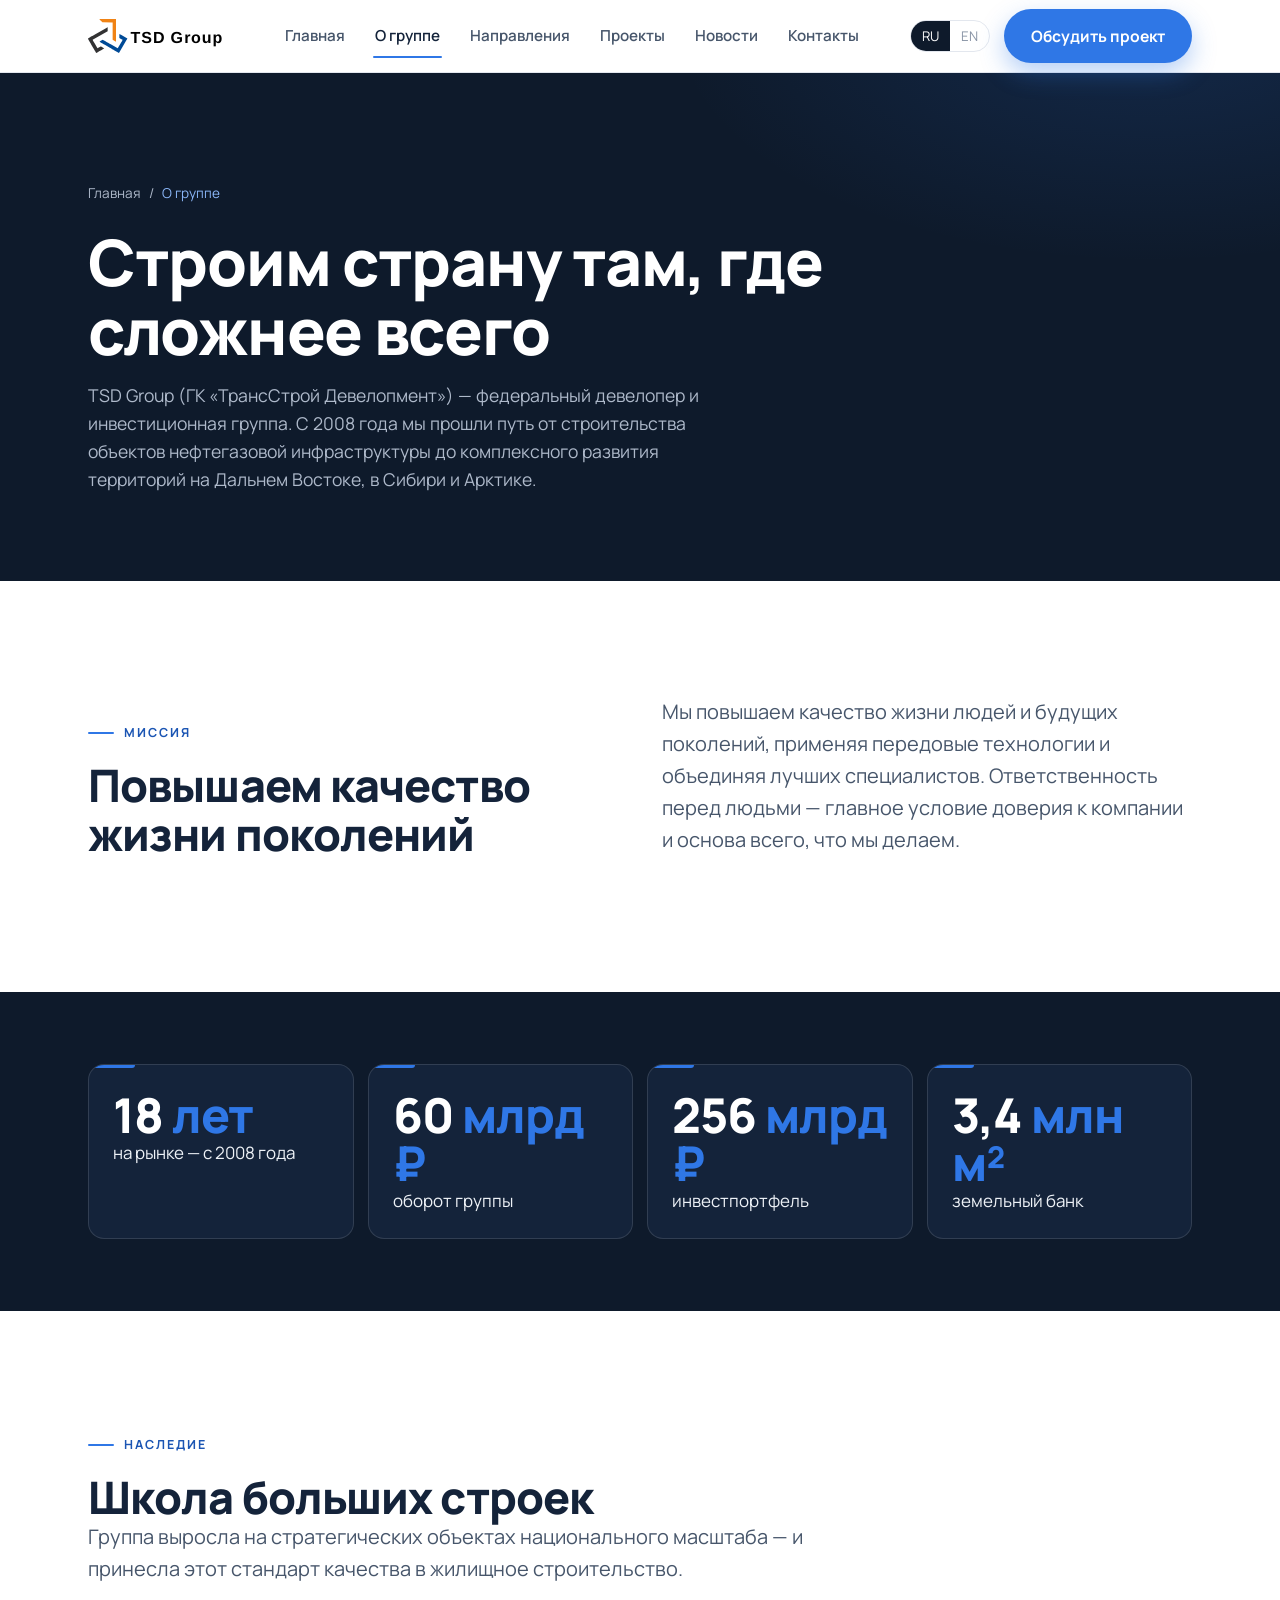
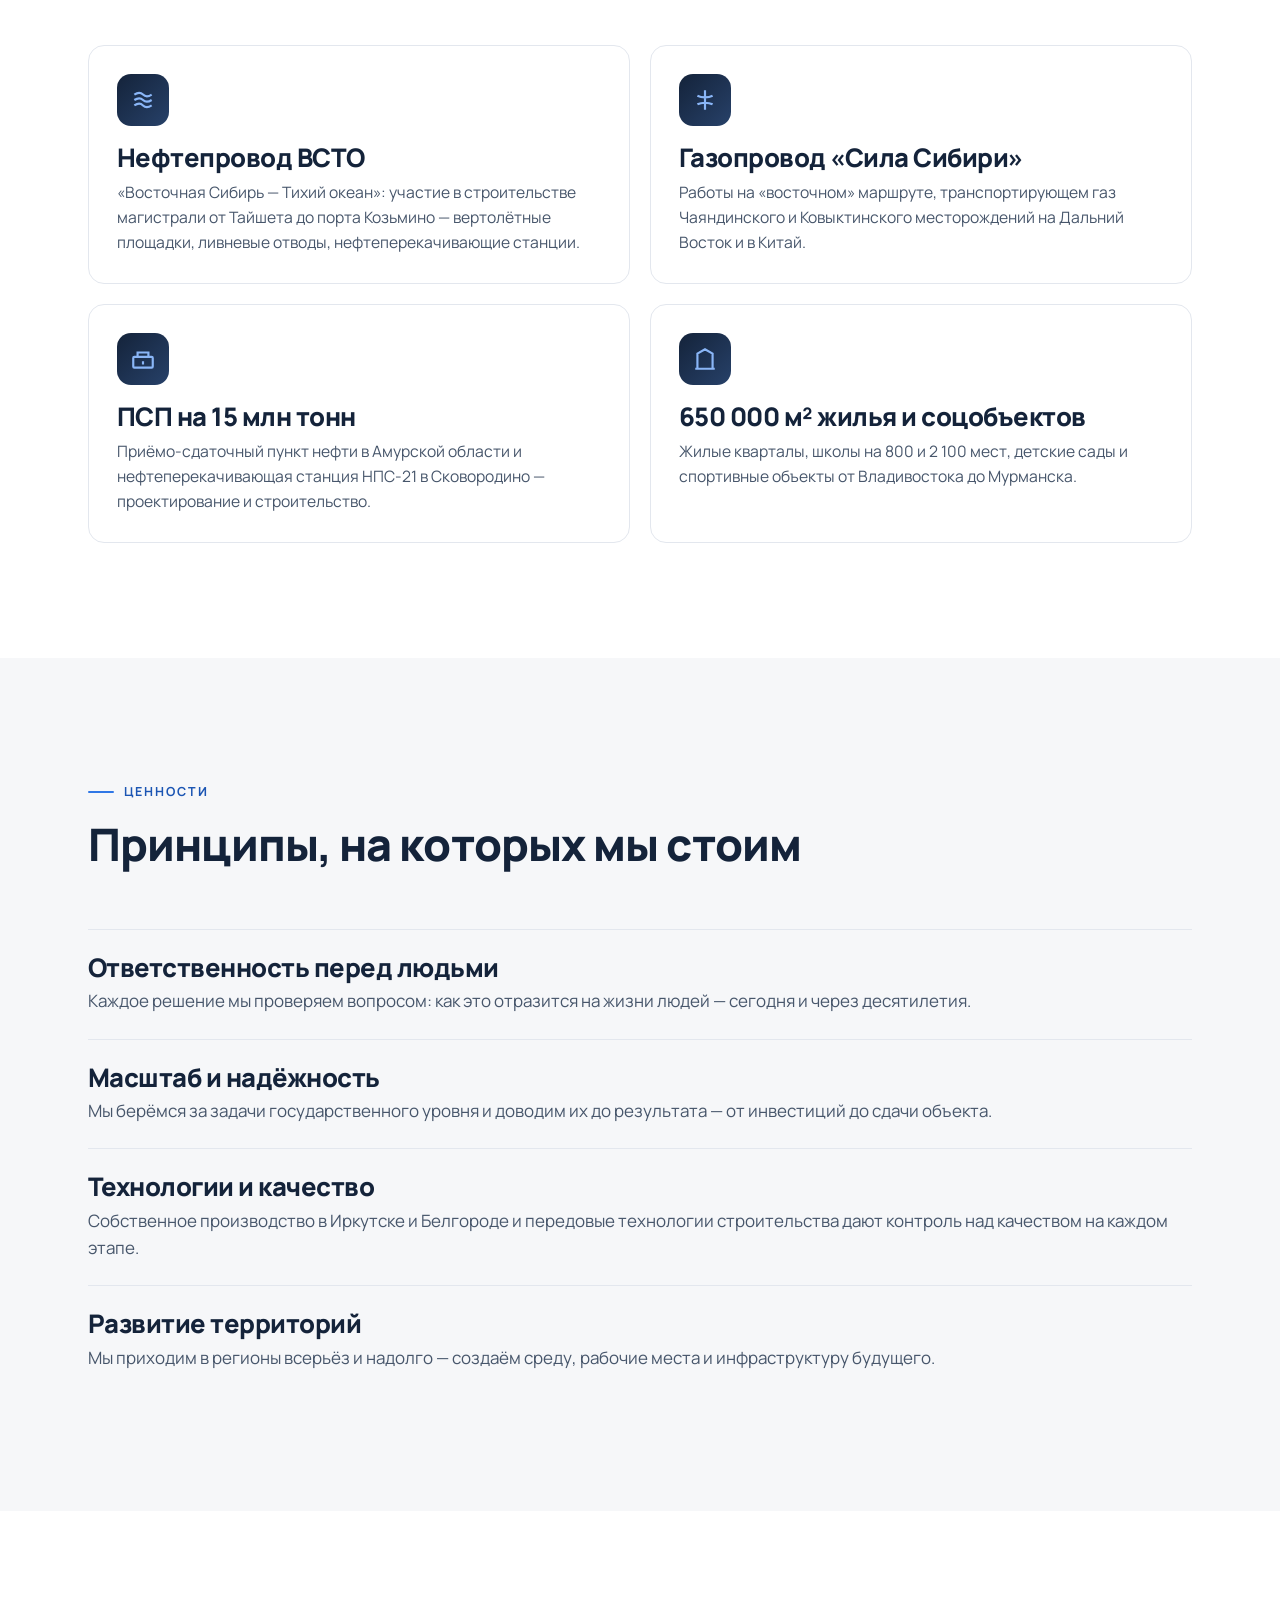
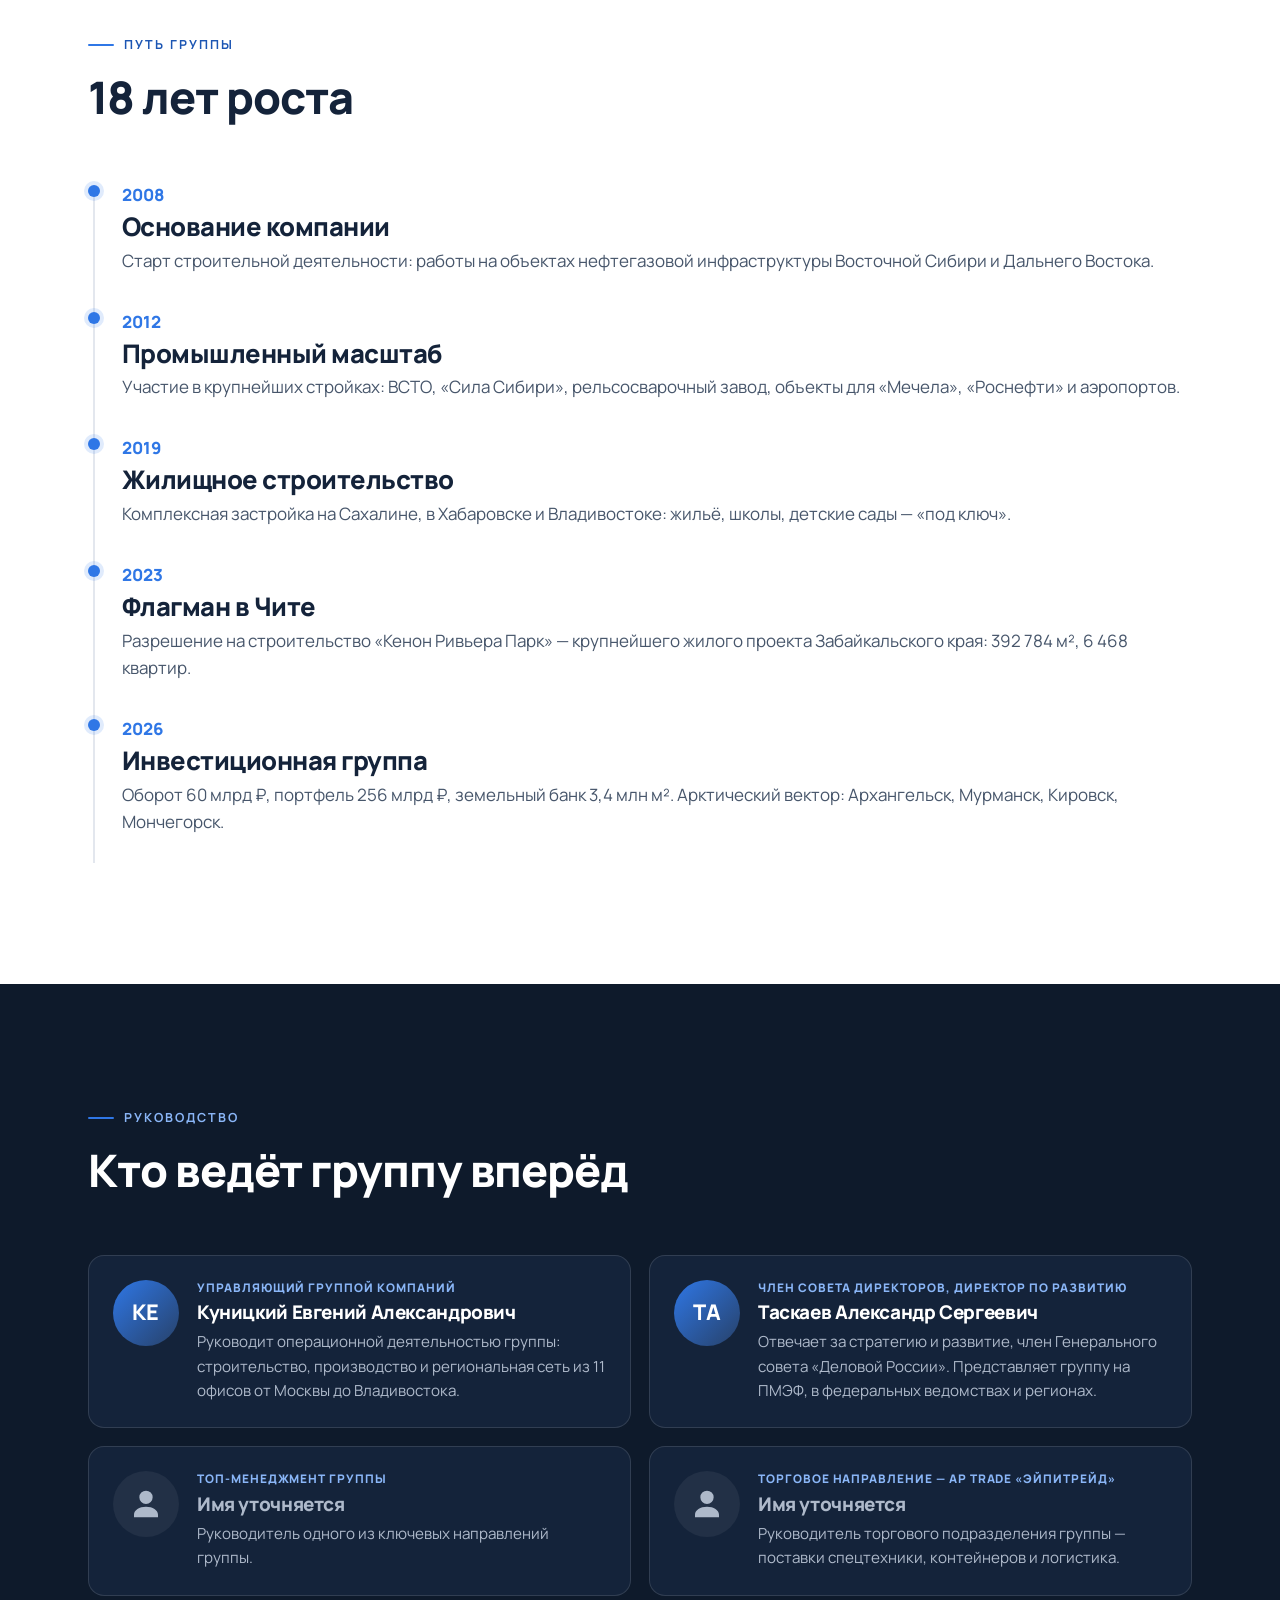
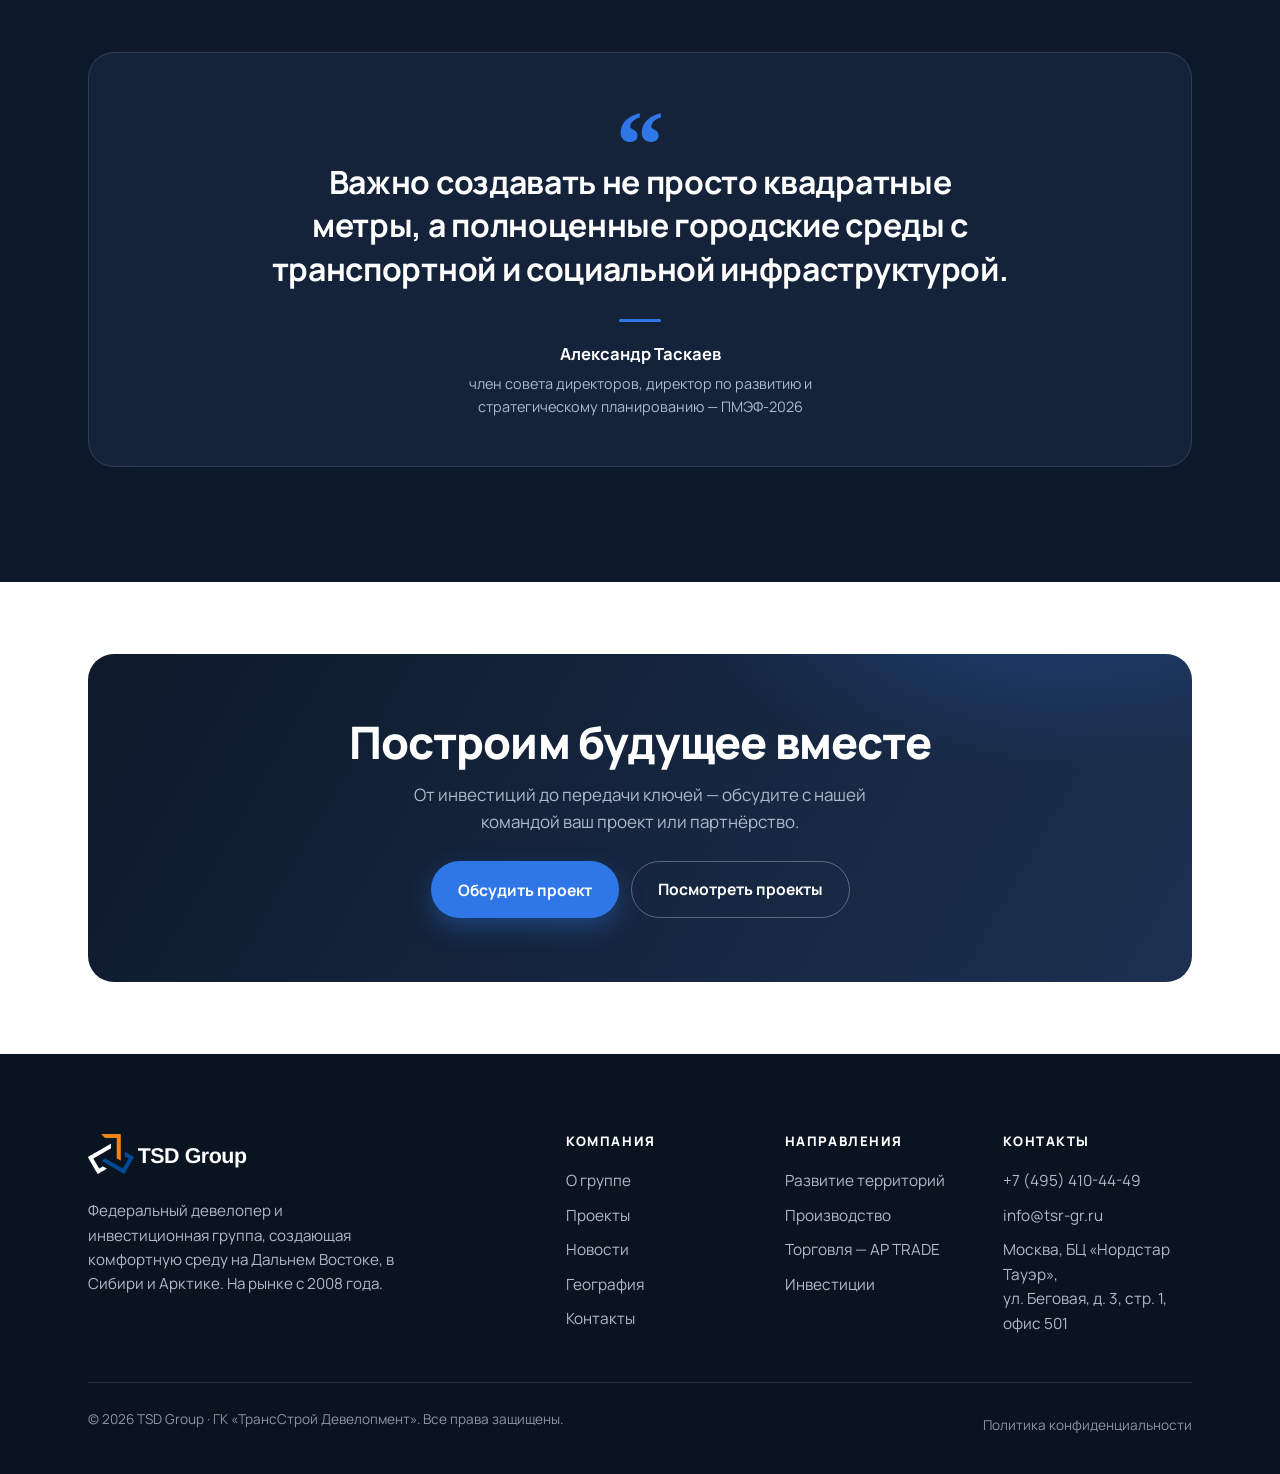
<file: about.html>
<!DOCTYPE html>
<html lang="ru">
<head>
  <meta charset="UTF-8" />
  <meta name="viewport" content="width=device-width, initial-scale=1" />
  <title>О группе — TSD Group</title>
  <meta name="description" content="TSD Group — федеральный девелопер и инвестиционная группа с 2008 года. Участие в ВСТО и «Силе Сибири», жильё и социальные объекты от Владивостока до Мурманска." />
  <link rel="canonical" href="about.html" />
  <meta name="theme-color" content="#0e1a2b" />
  <meta name="robots" content="index, follow" />
  <meta property="og:site_name" content="TSD Group" />
  <meta property="og:locale" content="ru_RU" />
  <meta property="og:type" content="website" />
  <meta property="og:url" content="about.html" />
  <meta property="og:title" content="О группе — TSD Group" />
  <meta property="og:description" content="TSD Group — федеральный девелопер и инвестиционная группа с 2008 года. Участие в ВСТО и «Силе Сибири», жильё и социальные объекты от Владивостока до Мурманска." />
  <meta property="og:image" content="assets/img/og-image.jpg" />
  <meta property="og:image:width" content="1200" />
  <meta property="og:image:height" content="630" />
  <meta name="twitter:card" content="summary_large_image" />
  <meta name="twitter:title" content="О группе — TSD Group" />
  <meta name="twitter:description" content="TSD Group — федеральный девелопер и инвестиционная группа с 2008 года. Участие в ВСТО и «Силе Сибири», жильё и социальные объекты от Владивостока до Мурманска." />
  <meta name="twitter:image" content="assets/img/og-image.jpg" />
  <link rel="manifest" href="site.webmanifest" />
  <link rel="apple-touch-icon" href="assets/img/favicon.svg" />
  <!-- ПОДТВЕРЖДЕНИЕ ПРАВ НА САЙТ: вставьте коды из Google Search Console и Яндекс.Вебмастера и раскомментируйте
  <meta name="google-site-verification" content="ВСТАВЬТЕ_КОД_GOOGLE" />
  <meta name="yandex-verification" content="ВСТАВЬТЕ_КОД_ЯНДЕКС" />
  -->
  <link rel="icon" href="assets/img/favicon.svg" type="image/svg+xml" />
  <link rel="preload" href="assets/fonts/manrope-cyrillic.woff2" as="font" type="font/woff2" crossorigin />
  <link rel="preload" href="assets/fonts/manrope-latin.woff2" as="font" type="font/woff2" crossorigin />
  <link rel="stylesheet" href="assets/css/fonts.css" />
  <link rel="stylesheet" href="assets/css/style.css" />
</head>
<body>

  <header class="site-header">
    <div class="container nav">
      <a href="index.html" class="logo" aria-label="TSD Group — на главную">
        <img src="assets/img/logo.svg" alt="TSD Group" style="height:34px;width:auto" />
      </a>
      <nav class="nav__links" aria-label="Основная навигация">
        <a class="nav__link" href="index.html" data-i18n="nav.home">Главная</a>
        <a class="nav__link is-active" href="about.html" data-i18n="nav.about">О группе</a>
        <a class="nav__link" href="services.html" data-i18n="nav.services">Направления</a>
        <a class="nav__link" href="projects.html" data-i18n="nav.projects">Проекты</a>
        <a class="nav__link" href="news.html" data-i18n="nav.news">Новости</a>
        <a class="nav__link" href="contacts.html" data-i18n="nav.contacts">Контакты</a>
      </nav>
      <div class="nav__right">
        <div class="lang" role="group" aria-label="Язык / Language">
          <button data-lang="ru" class="is-active">RU</button><button data-lang="en">EN</button>
        </div>
        <button class="btn btn--primary nav__cta" data-open-callback data-i18n="nav.call">Обсудить проект</button>
        <button class="burger" aria-label="Меню" aria-expanded="false"><span></span><span></span><span></span></button>
      </div>
    </div>
  </header>

  <div class="drawer" id="drawer">
    <a href="index.html" data-i18n="nav.home">Главная</a>
    <a href="about.html" data-i18n="nav.about">О группе</a>
    <a href="services.html" data-i18n="nav.services">Направления</a>
    <a href="projects.html" data-i18n="nav.projects">Проекты</a>
    <a href="news.html" data-i18n="nav.news">Новости</a>
    <a href="contacts.html" data-i18n="nav.contacts">Контакты</a>
    <div class="drawer__foot"><a href="tel:+74954104449">+7 (495) 410-44-49</a><a href="mailto:info@tsr-gr.ru">info@tsr-gr.ru</a></div>
  </div>

  <!-- PAGE HERO -->
  <section class="page-hero">
    <div class="container page-hero__inner">
      <div class="breadcrumb"><a href="index.html" data-i18n="nav.home">Главная</a> / <span data-i18n="nav.about">О группе</span></div>
      <h1 data-i18n="about.h1">Строим страну там, где сложнее всего</h1>
      <p data-i18n="about.sub">TSD Group (ГК «ТрансСтрой Девелопмент») — федеральный девелопер и инвестиционная группа. С 2008 года мы прошли путь от строительства объектов нефтегазовой инфраструктуры до комплексного развития территорий на Дальнем Востоке, в Сибири и Арктике.</p>
    </div>
  </section>

  <!-- MISSION -->
  <section class="section">
    <div class="container">
      <div class="grid grid--2" style="align-items:center;gap:44px">
        <div class="reveal">
          <span class="eyebrow" data-i18n="about.mission.eyebrow">Миссия</span>
          <h2 data-i18n="about.mission.t">Повышаем качество жизни поколений</h2>
        </div>
        <div class="reveal" data-delay="1">
          <p class="lead" data-i18n="about.mission.d">Мы повышаем качество жизни людей и будущих поколений, применяя передовые технологии и объединяя лучших специалистов. Ответственность перед людьми — главное условие доверия к компании и основа всего, что мы делаем.</p>
        </div>
      </div>
    </div>
  </section>

  <!-- STATS -->
  <section class="section section--dark section--tight">
    <div class="container">
      <div class="stats reveal">
        <div class="stat"><b><span data-count="18">18</span> <span class="u" data-i18n="about.years.u">лет</span></b><span data-i18n="stat.years2">на рынке — с 2008 года</span></div>
        <div class="stat"><b><span data-count="60">60</span> <span class="u" data-i18n="metric.bn">млрд ₽</span></b><span data-i18n="about.turnover">оборот группы</span></div>
        <div class="stat"><b><span data-count="256">256</span> <span class="u" data-i18n="metric.bn">млрд ₽</span></b><span data-i18n="about.portfolio">инвестпортфель</span></div>
        <div class="stat"><b><span data-count="3.4">3,4</span> <span class="u" data-i18n="metric.m2">млн м²</span></b><span data-i18n="about.land">земельный банк</span></div>
      </div>
    </div>
  </section>

  <!-- HERITAGE: big infrastructure -->
  <section class="section">
    <div class="container">
      <div class="section-head reveal">
        <span class="eyebrow" data-i18n="about.her.eyebrow">Наследие</span>
        <h2 data-i18n="about.her.t">Школа больших строек</h2>
        <p class="lead" data-i18n="about.her.sub">Группа выросла на стратегических объектах национального масштаба — и принесла этот стандарт качества в жилищное строительство.</p>
      </div>
      <div class="grid grid--2">
        <article class="card reveal" data-delay="0">
          <div class="card__icon"><svg viewBox="0 0 24 24" fill="none" stroke="currentColor" stroke-width="2"><path d="M4 17c3-2 6-2 8 0s5 2 8 0M4 12c3-2 6-2 8 0s5 2 8 0M4 7c3-2 6-2 8 0s5 2 8 0"/></svg></div>
          <h3 data-i18n="about.h.vsto.t">Нефтепровод ВСТО</h3>
          <p data-i18n="about.h.vsto.d">«Восточная Сибирь — Тихий океан»: участие в строительстве магистрали от Тайшета до порта Козьмино — вертолётные площадки, ливневые отводы, нефтеперекачивающие станции.</p>
        </article>
        <article class="card reveal" data-delay="1">
          <div class="card__icon"><svg viewBox="0 0 24 24" fill="none" stroke="currentColor" stroke-width="2"><path d="M12 3v18M5 8c4 2 10 2 14 0M5 16c4-2 10-2 14 0"/></svg></div>
          <h3 data-i18n="about.h.sila.t">Газопровод «Сила Сибири»</h3>
          <p data-i18n="about.h.sila.d">Работы на «восточном» маршруте, транспортирующем газ Чаяндинского и Ковыктинского месторождений на Дальний Восток и в Китай.</p>
        </article>
        <article class="card reveal" data-delay="0">
          <div class="card__icon"><svg viewBox="0 0 24 24" fill="none" stroke="currentColor" stroke-width="2"><rect x="3" y="10" width="18" height="10" rx="1"/><path d="M7 10V6h10v4M12 14v3"/></svg></div>
          <h3 data-i18n="about.h.psp.t">ПСП на 15 млн тонн</h3>
          <p data-i18n="about.h.psp.d">Приёмо-сдаточный пункт нефти в Амурской области и нефтеперекачивающая станция НПС-21 в Сковородино — проектирование и строительство.</p>
        </article>
        <article class="card reveal" data-delay="1">
          <div class="card__icon"><svg viewBox="0 0 24 24" fill="none" stroke="currentColor" stroke-width="2"><path d="M3 21h18M5 21V7l7-4 7 4v14M9 9h.01M9 13h.01M9 17h.01M15 9h.01M15 13h.01M15 17h.01"/></svg></div>
          <h3 data-i18n="about.h.zhil.t">650 000 м² жилья и соцобъектов</h3>
          <p data-i18n="about.h.zhil.d">Жилые кварталы, школы на 800 и 2 100 мест, детские сады и спортивные объекты от Владивостока до Мурманска.</p>
        </article>
      </div>
    </div>
  </section>

  <!-- VALUES -->
  <section class="section section--paper">
    <div class="container">
      <div class="section-head reveal">
        <span class="eyebrow" data-i18n="about.values.eyebrow">Ценности</span>
        <h2 data-i18n="about.values.t">Принципы, на которых мы стоим</h2>
      </div>
      <div class="reveal">
        <div class="value">
          <div><h3 data-i18n="about.v1.t">Ответственность перед людьми</h3><p data-i18n="about.v1.d">Каждое решение мы проверяем вопросом: как это отразится на жизни людей — сегодня и через десятилетия.</p></div>
        </div>
        <div class="value">
          <div><h3 data-i18n="about.v2.t">Масштаб и надёжность</h3><p data-i18n="about.v2.d">Мы берёмся за задачи государственного уровня и доводим их до результата — от инвестиций до сдачи объекта.</p></div>
        </div>
        <div class="value">
          <div><h3 data-i18n="about.v3.t">Технологии и качество</h3><p data-i18n="about.v3.d">Собственное производство в Иркутске и Белгороде и передовые технологии строительства дают контроль над качеством на каждом этапе.</p></div>
        </div>
        <div class="value">
          <div><h3 data-i18n="about.v4.t">Развитие территорий</h3><p data-i18n="about.v4.d">Мы приходим в регионы всерьёз и надолго — создаём среду, рабочие места и инфраструктуру будущего.</p></div>
        </div>
      </div>
    </div>
  </section>

  <!-- TIMELINE -->
  <section class="section">
    <div class="container">
      <div class="section-head reveal">
        <span class="eyebrow" data-i18n="about.path.eyebrow">Путь группы</span>
        <h2 data-i18n="about.path.t">18 лет роста</h2>
      </div>
      <div class="timeline reveal">
        <div class="tl"><b>2008</b><h3 data-i18n="about.t1.t">Основание компании</h3><p data-i18n="about.t1.d">Старт строительной деятельности: работы на объектах нефтегазовой инфраструктуры Восточной Сибири и Дальнего Востока.</p></div>
        <div class="tl"><b>2012</b><h3 data-i18n="about.t2.t">Промышленный масштаб</h3><p data-i18n="about.t2.d">Участие в крупнейших стройках: ВСТО, «Сила Сибири», рельсосварочный завод, объекты для «Мечела», «Роснефти» и аэропортов.</p></div>
        <div class="tl"><b>2019</b><h3 data-i18n="about.t3.t">Жилищное строительство</h3><p data-i18n="about.t3.d">Комплексная застройка на Сахалине, в Хабаровске и Владивостоке: жильё, школы, детские сады — «под ключ».</p></div>
        <div class="tl"><b>2023</b><h3 data-i18n="about.t4.t">Флагман в Чите</h3><p data-i18n="about.t4.d">Разрешение на строительство «Кенон Ривьера Парк» — крупнейшего жилого проекта Забайкальского края: 392 784 м², 6 468 квартир.</p></div>
        <div class="tl"><b>2026</b><h3 data-i18n="about.t5.t">Инвестиционная группа</h3><p data-i18n="about.t5.d">Оборот 60 млрд ₽, портфель 256 млрд ₽, земельный банк 3,4 млн м². Арктический вектор: Архангельск, Мурманск, Кировск, Мончегорск.</p></div>
      </div>
    </div>
  </section>

  <!-- LEADERSHIP -->
  <section class="section section--dark">
    <div class="container">
      <div class="section-head reveal">
        <span class="eyebrow" data-i18n="about.lead.eyebrow">Руководство</span>
        <h2 data-i18n="about.lead.t">Кто ведёт группу вперёд</h2>
      </div>
      <div class="team">
        <article class="person reveal" data-delay="0">
          <div class="person__ava">КЕ</div>
          <div class="person__info">
            <span class="person__role" data-i18n="about.lead.p1.tag">Управляющий группой компаний</span>
            <h3>Куницкий Евгений Александрович</h3>
            <p data-i18n="about.lead.p1.d">Руководит операционной деятельностью группы: строительство, производство и региональная сеть из 11 офисов от Москвы до Владивостока.</p>
          </div>
        </article>
        <article class="person reveal" data-delay="1">
          <div class="person__ava">ТА</div>
          <div class="person__info">
            <span class="person__role" data-i18n="about.lead.p2.tag">Член совета директоров, директор по развитию</span>
            <h3>Таскаев Александр Сергеевич</h3>
            <p data-i18n="about.lead.p2.d">Отвечает за стратегию и развитие, член Генерального совета «Деловой России». Представляет группу на ПМЭФ, в федеральных ведомствах и регионах.</p>
          </div>
        </article>
        <article class="person person--tbd reveal" data-delay="0">
          <div class="person__ava person__ava--tbd"><svg viewBox="0 0 24 24" fill="currentColor"><path d="M12 12a5 5 0 1 0 0-10 5 5 0 0 0 0 10zm0 2c-5 0-9 2.5-9 6v2h18v-2c0-3.5-4-6-9-6z"/></svg></div>
          <div class="person__info">
            <span class="person__role" data-i18n="about.lead.p3.tag">Топ-менеджмент группы</span>
            <h3 data-i18n="about.lead.tbd">Имя уточняется</h3>
            <p data-i18n="about.lead.p3.d">Руководитель одного из ключевых направлений группы.</p>
          </div>
        </article>
        <article class="person person--tbd reveal" data-delay="1">
          <div class="person__ava person__ava--tbd"><svg viewBox="0 0 24 24" fill="currentColor"><path d="M12 12a5 5 0 1 0 0-10 5 5 0 0 0 0 10zm0 2c-5 0-9 2.5-9 6v2h18v-2c0-3.5-4-6-9-6z"/></svg></div>
          <div class="person__info">
            <span class="person__role" data-i18n="about.lead.p4.tag">Торговое направление — AP TRADE «Эйпитрейд»</span>
            <h3 data-i18n="about.lead.tbd">Имя уточняется</h3>
            <p data-i18n="about.lead.p4.d">Руководитель торгового подразделения группы — поставки спецтехники, контейнеров и логистика.</p>
          </div>
        </article>
      </div>
      <div class="quote-block reveal" style="margin-top:56px">
        <div class="mark">“</div>
        <blockquote data-i18n="quote1.t">Важно создавать не просто квадратные метры, а полноценные городские среды с транспортной и социальной инфраструктурой.</blockquote>
        <div class="quote-author"><b data-i18n="quote1.a">Александр Таскаев</b><span data-i18n="quote1.r">член совета директоров, директор по развитию и стратегическому планированию — ПМЭФ-2026</span></div>
      </div>
    </div>
  </section>

  <!-- CTA -->
  <section class="section section--tight">
    <div class="container">
      <div class="cta reveal">
        <h2 data-i18n="cta.title">Построим будущее вместе</h2>
        <p data-i18n="cta.sub">От инвестиций до передачи ключей — обсудите с нашей командой ваш проект или партнёрство.</p>
        <div class="cta__actions">
          <button class="btn btn--primary" data-open-callback data-i18n="nav.call">Обсудить проект</button>
          <a href="projects.html" class="btn btn--ghost" data-i18n="cta.btn2">Посмотреть проекты</a>
        </div>
      </div>
    </div>
  </section>

    <!-- ============ FOOTER ============ -->
  <footer class="site-footer">
    <div class="container">
      <div class="footer-top">
        <div class="footer-brand">
          <a href="index.html" class="logo" aria-label="TSD Group">
            <img src="assets/img/logo-white.svg" alt="TSD Group" style="height:40px;width:auto" />
          </a>
          <p data-i18n="foot.about">Федеральный девелопер и инвестиционная группа, создающая комфортную среду на Дальнем Востоке, в Сибири и Арктике. На рынке с 2008 года.</p>
        </div>
        <div class="footer-cols">
          <div class="footer-col">
            <h4 data-i18n="foot.company">Компания</h4>
            <a href="about.html" data-i18n="nav.about">О группе</a>
            <a href="projects.html" data-i18n="nav.projects">Проекты</a>
            <a href="news.html" data-i18n="nav.news">Новости</a>
            <a href="index.html#geo" data-i18n="nav.geography">География</a>
            <a href="contacts.html" data-i18n="nav.contacts">Контакты</a>
          </div>
          <div class="footer-col">
            <h4 data-i18n="foot.directions">Направления</h4>
            <a href="services.html" data-i18n="dir1.t">Развитие территорий</a>
            <a href="services.html#production" data-i18n="dir3.t">Производство</a>
            <a href="services.html#trade" data-i18n="foot.trade">Торговля — AP TRADE</a>
            <a href="services.html" data-i18n="dir4.t">Инвестиции</a>
          </div>
          <div class="footer-col">
            <h4 data-i18n="foot.contacts">Контакты</h4>
            <a href="tel:+74954104449">+7 (495) 410-44-49</a>
            <a href="mailto:info@tsr-gr.ru">info@tsr-gr.ru</a>
            <p>Москва, БЦ «Нордстар Тауэр»,<br>ул. Беговая, д. 3, стр. 1, офис 501</p>
          </div>
        </div>
      </div>
      <div class="footer-bottom">
        <p>© <span data-year></span> TSD Group · ГК «ТрансСтрой Девелопмент». <span data-i18n="foot.rights">Все права защищены.</span></p>
        <a href="privacy.html" data-i18n="foot.privacy">Политика конфиденциальности</a>
      </div>
    </div>
  </footer>

    <!-- ============ CALLBACK MODAL ============ -->
  <div class="modal" role="dialog" aria-modal="true" aria-label="Заказать звонок">
    <div class="modal__card">
      <button class="modal__close" aria-label="Закрыть">✕</button>
      <h3 data-i18n="cb.title">Оставить заявку</h3>
      <p class="sub" data-i18n="cb.sub">Оставьте свой номер — и менеджер перезвонит вам. С удовольствием расскажем о наших услугах.</p>
      <form class="lead-form" novalidate>
        <div class="field">
          <label for="cb-name" data-i18n="cb.name">Имя</label>
          <input id="cb-name" name="name" type="text" autocomplete="name" />
        </div>
        <div class="field">
          <label for="cb-phone" data-i18n="cb.phone">Номер телефона</label>
          <input id="cb-phone" name="phone" type="tel" required autocomplete="tel" placeholder="+7 (___) ___-__-__" />
        </div>
        <p class="slot-label" data-i18n="cb.day">Удобный день</p>
        <div class="slots" data-days></div>
        <p class="slot-label" data-i18n="cb.time">Удобное время (МСК)</p>
        <div class="slots" data-times></div>
        <div class="form-status" data-msg="Спасибо! Мы перезвоним вам в выбранное время." style="margin-top:12px"></div>
        <button type="submit" class="btn btn--primary" style="margin-top:14px;width:100%" data-i18n="cb.submit">Отправить</button>
        <p class="form-note" data-i18n="cb.note">Нажимая кнопку, вы соглашаетесь на обработку персональных данных.</p>
      </form>
    </div>
  </div>

  <!-- Floating call button (mobile) -->
  <button class="fab-call" data-open-callback aria-label="Заказать звонок">
    <svg viewBox="0 0 24 24" fill="none" stroke="currentColor" stroke-width="2"><path d="M22 16.9v3a2 2 0 0 1-2.2 2 19.8 19.8 0 0 1-8.6-3 19.5 19.5 0 0 1-6-6 19.8 19.8 0 0 1-3-8.6A2 2 0 0 1 4.1 2h3a2 2 0 0 1 2 1.7c.1.9.4 1.8.7 2.7a2 2 0 0 1-.5 2.1L8.1 9.9a16 16 0 0 0 6 6l1.4-1.2a2 2 0 0 1 2.1-.4c.9.3 1.8.6 2.7.7a2 2 0 0 1 1.7 2z"/></svg>
  </button>


  <script src="assets/js/main.js"></script>
</body>
</html>
</file>
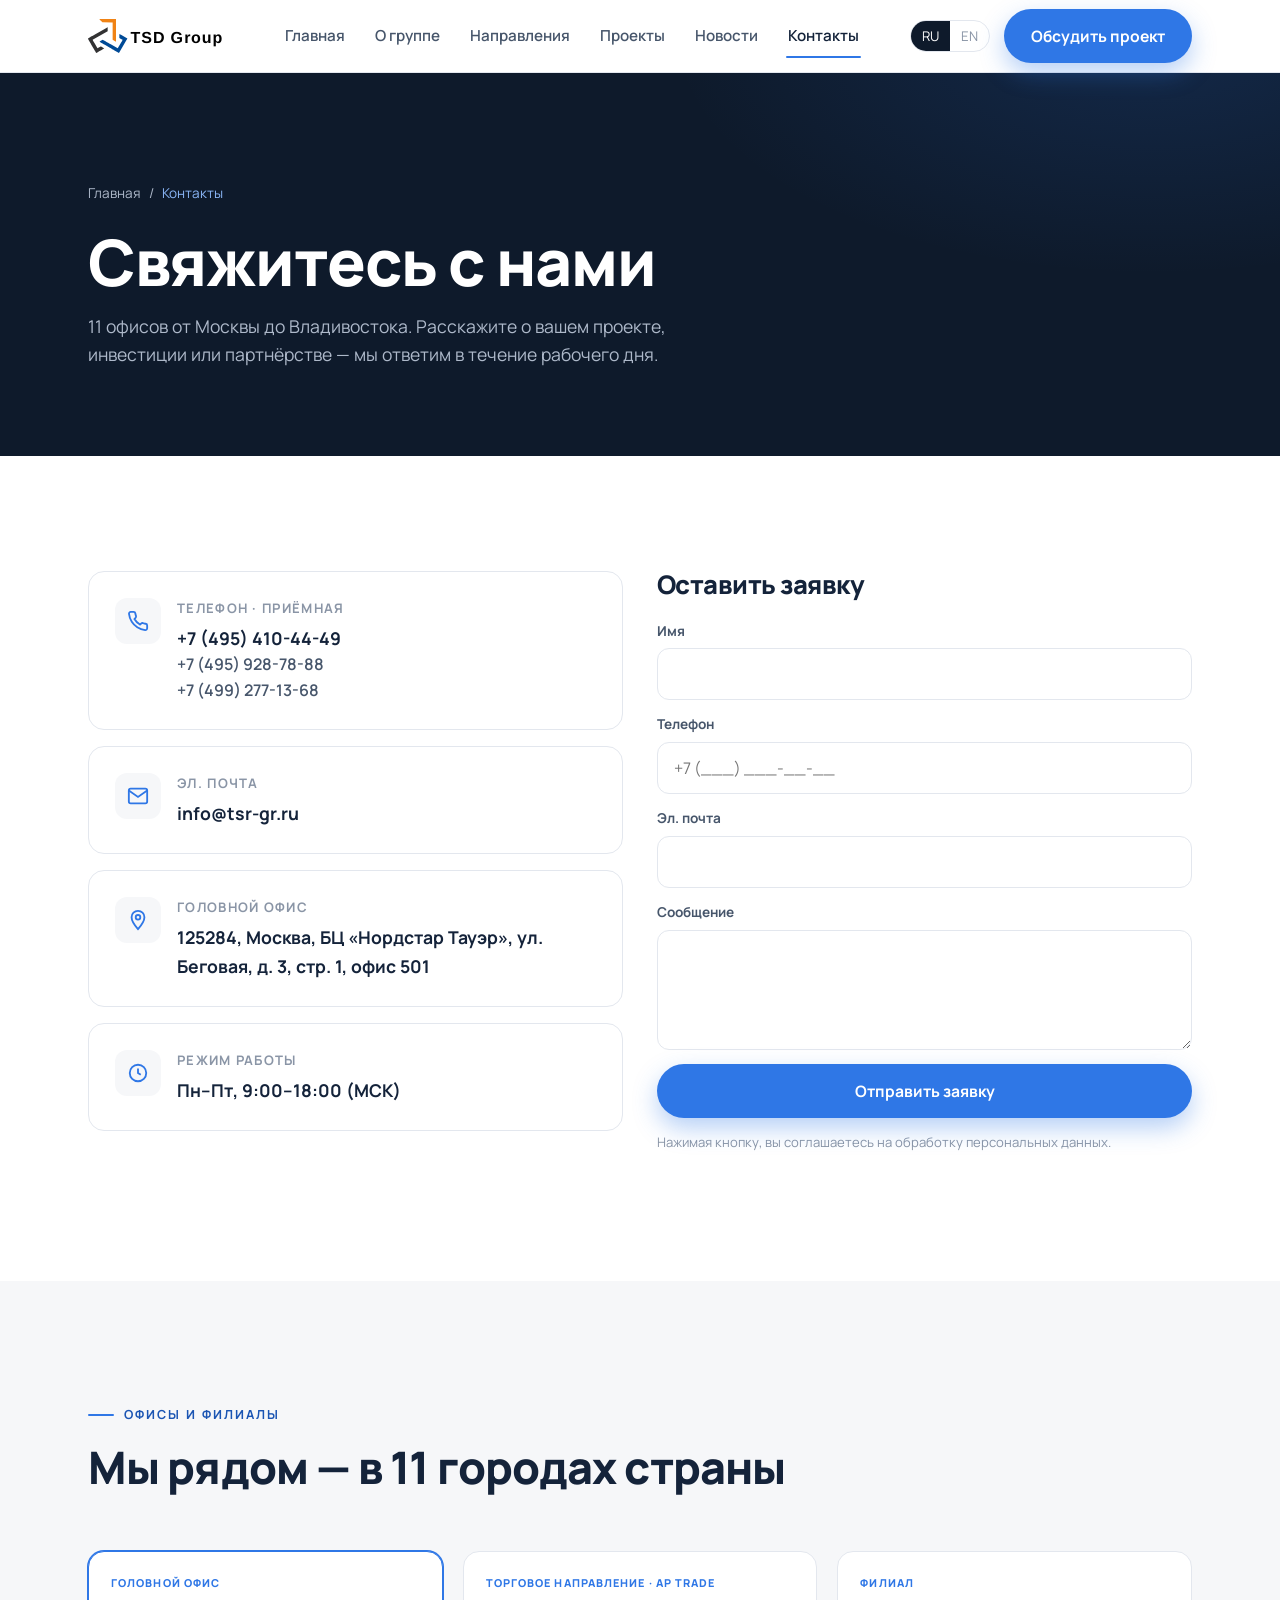
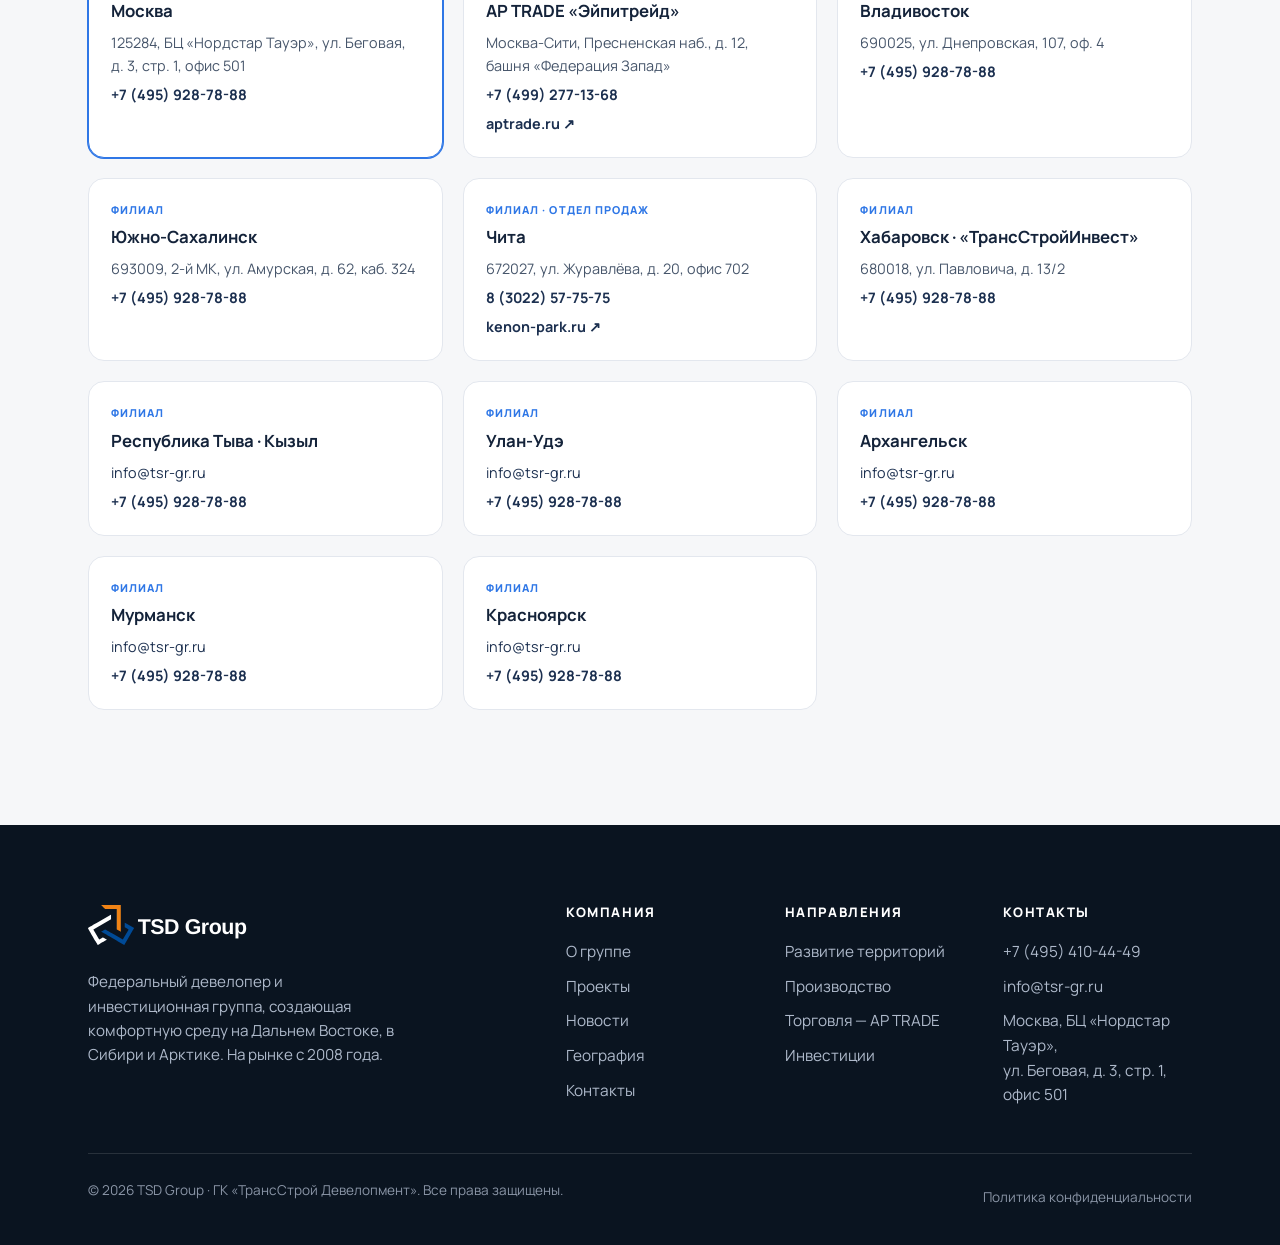
<file: contacts.html>
<!DOCTYPE html>
<html lang="ru">
<head>
  <meta charset="UTF-8" />
  <meta name="viewport" content="width=device-width, initial-scale=1" />
  <title>Контакты — TSD Group</title>
  <meta name="description" content="Контакты TSD Group: +7 (495) 928-78-88, info@tsr-gr.ru. Офисы в Москве, Владивостоке, Чите, Южно-Сахалинске, Хабаровске, Мурманске, Архангельске и других городах." />
  <link rel="canonical" href="contacts.html" />
  <meta name="theme-color" content="#0e1a2b" />
  <meta name="robots" content="index, follow" />
  <meta property="og:site_name" content="TSD Group" />
  <meta property="og:locale" content="ru_RU" />
  <meta property="og:type" content="website" />
  <meta property="og:url" content="contacts.html" />
  <meta property="og:title" content="Контакты — TSD Group" />
  <meta property="og:description" content="Контакты TSD Group: +7 (495) 928-78-88, info@tsr-gr.ru. Офисы в Москве, Владивостоке, Чите, Южно-Сахалинске, Хабаровске, Мурманске, Архангельске и других городах." />
  <meta property="og:image" content="assets/img/og-image.jpg" />
  <meta property="og:image:width" content="1200" />
  <meta property="og:image:height" content="630" />
  <meta name="twitter:card" content="summary_large_image" />
  <meta name="twitter:title" content="Контакты — TSD Group" />
  <meta name="twitter:description" content="Контакты TSD Group: +7 (495) 928-78-88, info@tsr-gr.ru. Офисы в Москве, Владивостоке, Чите, Южно-Сахалинске, Хабаровске, Мурманске, Архангельске и других городах." />
  <meta name="twitter:image" content="assets/img/og-image.jpg" />
  <link rel="manifest" href="site.webmanifest" />
  <link rel="apple-touch-icon" href="assets/img/favicon.svg" />
  <!-- ПОДТВЕРЖДЕНИЕ ПРАВ НА САЙТ: вставьте коды из Google Search Console и Яндекс.Вебмастера и раскомментируйте
  <meta name="google-site-verification" content="ВСТАВЬТЕ_КОД_GOOGLE" />
  <meta name="yandex-verification" content="ВСТАВЬТЕ_КОД_ЯНДЕКС" />
  -->
  <link rel="icon" href="assets/img/favicon.svg" type="image/svg+xml" />
  <link rel="preload" href="assets/fonts/manrope-cyrillic.woff2" as="font" type="font/woff2" crossorigin />
  <link rel="preload" href="assets/fonts/manrope-latin.woff2" as="font" type="font/woff2" crossorigin />
  <link rel="stylesheet" href="assets/css/fonts.css" />
  <link rel="stylesheet" href="assets/css/style.css" />
</head>
<body>

  <header class="site-header">
    <div class="container nav">
      <a href="index.html" class="logo" aria-label="TSD Group — на главную">
        <img src="assets/img/logo.svg" alt="TSD Group" style="height:34px;width:auto" />
      </a>
      <nav class="nav__links" aria-label="Основная навигация">
        <a class="nav__link" href="index.html" data-i18n="nav.home">Главная</a>
        <a class="nav__link" href="about.html" data-i18n="nav.about">О группе</a>
        <a class="nav__link" href="services.html" data-i18n="nav.services">Направления</a>
        <a class="nav__link" href="projects.html" data-i18n="nav.projects">Проекты</a>
        <a class="nav__link" href="news.html" data-i18n="nav.news">Новости</a>
        <a class="nav__link is-active" href="contacts.html" data-i18n="nav.contacts">Контакты</a>
      </nav>
      <div class="nav__right">
        <div class="lang" role="group" aria-label="Язык / Language">
          <button data-lang="ru" class="is-active">RU</button><button data-lang="en">EN</button>
        </div>
        <button class="btn btn--primary nav__cta" data-open-callback data-i18n="nav.call">Обсудить проект</button>
        <button class="burger" aria-label="Меню" aria-expanded="false"><span></span><span></span><span></span></button>
      </div>
    </div>
  </header>

  <div class="drawer" id="drawer">
    <a href="index.html" data-i18n="nav.home">Главная</a>
    <a href="about.html" data-i18n="nav.about">О группе</a>
    <a href="services.html" data-i18n="nav.services">Направления</a>
    <a href="projects.html" data-i18n="nav.projects">Проекты</a>
    <a href="news.html" data-i18n="nav.news">Новости</a>
    <a href="contacts.html" data-i18n="nav.contacts">Контакты</a>
    <div class="drawer__foot"><a href="tel:+74954104449">+7 (495) 410-44-49</a><a href="mailto:info@tsr-gr.ru">info@tsr-gr.ru</a></div>
  </div>

  <section class="page-hero">
    <div class="container page-hero__inner">
      <div class="breadcrumb"><a href="index.html" data-i18n="nav.home">Главная</a> / <span data-i18n="nav.contacts">Контакты</span></div>
      <h1 data-i18n="cont.h1">Свяжитесь с нами</h1>
      <p data-i18n="cont.sub">11 офисов от Москвы до Владивостока. Расскажите о вашем проекте, инвестиции или партнёрстве — мы ответим в течение рабочего дня.</p>
    </div>
  </section>

  <!-- MAIN CONTACTS + FORM -->
  <section class="section">
    <div class="container">
      <div class="contact-grid">
        <div class="reveal">
          <div class="contact-card" style="margin-bottom:16px">
            <div class="ic"><svg viewBox="0 0 24 24" fill="none" stroke="currentColor" stroke-width="2"><path d="M22 16.9v3a2 2 0 0 1-2.2 2 19.8 19.8 0 0 1-8.6-3 19.5 19.5 0 0 1-6-6 19.8 19.8 0 0 1-3-8.6A2 2 0 0 1 4.1 2h3a2 2 0 0 1 2 1.7c.1.9.4 1.8.7 2.7a2 2 0 0 1-.5 2.1L8.1 9.9a16 16 0 0 0 6 6l1.4-1.2a2 2 0 0 1 2.1-.4c.9.3 1.8.6 2.7.7a2 2 0 0 1 1.7 2z"/></svg></div>
            <div><b data-i18n="cont.phone">Телефон · приёмная</b><a href="tel:+74954104449" style="display:block">+7 (495) 410-44-49</a><a href="tel:+74959287888" style="display:block;font-size:1rem;font-weight:600;color:var(--ink-soft)">+7 (495) 928-78-88</a><a href="tel:+74992771368" style="display:block;font-size:1rem;font-weight:600;color:var(--ink-soft)">+7 (499) 277-13-68</a></div>
          </div>
          <div class="contact-card" style="margin-bottom:16px">
            <div class="ic"><svg viewBox="0 0 24 24" fill="none" stroke="currentColor" stroke-width="2"><rect x="2" y="4" width="20" height="16" rx="2"/><path d="m2 6 10 7L22 6"/></svg></div>
            <div><b data-i18n="cont.email">Эл. почта</b><a href="mailto:info@tsr-gr.ru">info@tsr-gr.ru</a></div>
          </div>
          <div class="contact-card" style="margin-bottom:16px">
            <div class="ic"><svg viewBox="0 0 24 24" fill="none" stroke="currentColor" stroke-width="2"><path d="M12 2a7 7 0 0 0-7 7c0 5 7 13 7 13s7-8 7-13a7 7 0 0 0-7-7z"/><circle cx="12" cy="9" r="2.5"/></svg></div>
            <div><b data-i18n="cont.address">Головной офис</b><p data-i18n="cont.addr.v">125284, Москва, БЦ «Нордстар Тауэр», ул. Беговая, д. 3, стр. 1, офис 501</p></div>
          </div>
          <div class="contact-card">
            <div class="ic"><svg viewBox="0 0 24 24" fill="none" stroke="currentColor" stroke-width="2"><circle cx="12" cy="12" r="9"/><path d="M12 7v5l3 2"/></svg></div>
            <div><b data-i18n="cont.hours">Режим работы</b><p data-i18n="cont.hours.v">Пн–Пт, 9:00–18:00 (МСК)</p></div>
          </div>
        </div>

        <div class="reveal" data-delay="1">
          <form class="lead-form" novalidate>
            <h3 style="margin-bottom:8px" data-i18n="cont.form.t">Оставить заявку</h3>
            <div class="field">
              <label for="name" data-i18n="cont.f.name">Имя</label>
              <input id="name" name="name" type="text" required autocomplete="name" />
            </div>
            <div class="field">
              <label for="phone" data-i18n="cont.f.phone">Телефон</label>
              <input id="phone" name="phone" type="tel" required autocomplete="tel" placeholder="+7 (___) ___-__-__" />
            </div>
            <div class="field">
              <label for="email" data-i18n="cont.f.email">Эл. почта</label>
              <input id="email" name="email" type="email" autocomplete="email" />
            </div>
            <div class="field">
              <label for="msg" data-i18n="cont.f.msg">Сообщение</label>
              <textarea id="msg" name="message"></textarea>
            </div>
            <div class="form-status" data-msg="Заявка отправлена. Мы свяжемся с вами в ближайшее время."></div>
            <button type="submit" class="btn btn--primary" data-i18n="cont.f.submit">Отправить заявку</button>
            <p class="form-note" data-i18n="cont.f.note">Нажимая кнопку, вы соглашаетесь на обработку персональных данных.</p>
          </form>
        </div>
      </div>
    </div>
  </section>

  <!-- OFFICES -->
  <section class="section section--paper">
    <div class="container">
      <div class="section-head reveal">
        <span class="eyebrow" data-i18n="cont.off.eyebrow">Офисы и филиалы</span>
        <h2 data-i18n="cont.off.t">Мы рядом — в 11 городах страны</h2>
      </div>
      <div class="grid grid--3">
        <div class="office office--main reveal" data-delay="0">
          <span class="tag" data-i18n="cont.off.hq">Головной офис</span>
          <b>Москва</b>
          <p>125284, БЦ «Нордстар Тауэр», ул. Беговая, д. 3, стр. 1, офис 501</p>
          <a href="tel:+74959287888">+7 (495) 928-78-88</a>
        </div>
        <div class="office reveal" data-delay="1">
          <span class="tag" data-i18n="cont.off.trade">Торговое направление · AP TRADE</span>
          <b>AP TRADE «Эйпитрейд»</b>
          <p data-i18n="cont.off.msk2.a">Москва-Сити, Пресненская наб., д. 12, башня «Федерация Запад»</p>
          <a href="tel:+74992771368">+7 (499) 277-13-68</a>
          <a href="https://aptrade.ru" target="_blank" rel="noopener">aptrade.ru ↗</a>
        </div>
        <div class="office reveal" data-delay="2">
          <span class="tag" data-i18n="cont.off.br">Филиал</span>
          <b>Владивосток</b>
          <p>690025, ул. Днепровская, 107, оф. 4</p>
          <a href="tel:+74959287888">+7 (495) 928-78-88</a>
        </div>
        <div class="office reveal" data-delay="0">
          <span class="tag" data-i18n="cont.off.br">Филиал</span>
          <b>Южно-Сахалинск</b>
          <p>693009, 2-й МК, ул. Амурская, д. 62, каб. 324</p>
          <a href="tel:+74959287888">+7 (495) 928-78-88</a>
        </div>
        <div class="office reveal" data-delay="1">
          <span class="tag" data-i18n="cont.off.br">Филиал · отдел продаж</span>
          <b>Чита</b>
          <p>672027, ул. Журавлёва, д. 20, офис 702</p>
          <a href="tel:+73022577575">8 (3022) 57-75-75</a>
          <a href="https://kenon-park.ru" target="_blank" rel="noopener">kenon-park.ru ↗</a>
        </div>
        <div class="office reveal" data-delay="2">
          <span class="tag" data-i18n="cont.off.br">Филиал</span>
          <b>Хабаровск · «ТрансСтройИнвест»</b>
          <p>680018, ул. Павловича, д. 13/2</p>
          <a href="tel:+74959287888">+7 (495) 928-78-88</a>
        </div>
        <div class="office reveal" data-delay="0">
          <span class="tag" data-i18n="cont.off.br">Филиал</span>
          <b data-i18n="cont.off.tyva">Республика Тыва · Кызыл</b>
          <p><a href="mailto:info@tsr-gr.ru" style="font-weight:400">info@tsr-gr.ru</a></p>
          <a href="tel:+74959287888">+7 (495) 928-78-88</a>
        </div>
        <div class="office reveal" data-delay="1">
          <span class="tag" data-i18n="cont.off.br">Филиал</span>
          <b>Улан-Удэ</b>
          <p><a href="mailto:info@tsr-gr.ru" style="font-weight:400">info@tsr-gr.ru</a></p>
          <a href="tel:+74959287888">+7 (495) 928-78-88</a>
        </div>
        <div class="office reveal" data-delay="2">
          <span class="tag" data-i18n="cont.off.br">Филиал</span>
          <b>Архангельск</b>
          <p><a href="mailto:info@tsr-gr.ru" style="font-weight:400">info@tsr-gr.ru</a></p>
          <a href="tel:+74959287888">+7 (495) 928-78-88</a>
        </div>
        <div class="office reveal" data-delay="0">
          <span class="tag" data-i18n="cont.off.br">Филиал</span>
          <b>Мурманск</b>
          <p><a href="mailto:info@tsr-gr.ru" style="font-weight:400">info@tsr-gr.ru</a></p>
          <a href="tel:+74959287888">+7 (495) 928-78-88</a>
        </div>
        <div class="office reveal" data-delay="1">
          <span class="tag" data-i18n="cont.off.br">Филиал</span>
          <b>Красноярск</b>
          <p><a href="mailto:info@tsr-gr.ru" style="font-weight:400">info@tsr-gr.ru</a></p>
          <a href="tel:+74959287888">+7 (495) 928-78-88</a>
        </div>
      </div>
    </div>
  </section>

    <!-- ============ FOOTER ============ -->
  <footer class="site-footer">
    <div class="container">
      <div class="footer-top">
        <div class="footer-brand">
          <a href="index.html" class="logo" aria-label="TSD Group">
            <img src="assets/img/logo-white.svg" alt="TSD Group" style="height:40px;width:auto" />
          </a>
          <p data-i18n="foot.about">Федеральный девелопер и инвестиционная группа, создающая комфортную среду на Дальнем Востоке, в Сибири и Арктике. На рынке с 2008 года.</p>
        </div>
        <div class="footer-cols">
          <div class="footer-col">
            <h4 data-i18n="foot.company">Компания</h4>
            <a href="about.html" data-i18n="nav.about">О группе</a>
            <a href="projects.html" data-i18n="nav.projects">Проекты</a>
            <a href="news.html" data-i18n="nav.news">Новости</a>
            <a href="index.html#geo" data-i18n="nav.geography">География</a>
            <a href="contacts.html" data-i18n="nav.contacts">Контакты</a>
          </div>
          <div class="footer-col">
            <h4 data-i18n="foot.directions">Направления</h4>
            <a href="services.html" data-i18n="dir1.t">Развитие территорий</a>
            <a href="services.html#production" data-i18n="dir3.t">Производство</a>
            <a href="services.html#trade" data-i18n="foot.trade">Торговля — AP TRADE</a>
            <a href="services.html" data-i18n="dir4.t">Инвестиции</a>
          </div>
          <div class="footer-col">
            <h4 data-i18n="foot.contacts">Контакты</h4>
            <a href="tel:+74954104449">+7 (495) 410-44-49</a>
            <a href="mailto:info@tsr-gr.ru">info@tsr-gr.ru</a>
            <p>Москва, БЦ «Нордстар Тауэр»,<br>ул. Беговая, д. 3, стр. 1, офис 501</p>
          </div>
        </div>
      </div>
      <div class="footer-bottom">
        <p>© <span data-year></span> TSD Group · ГК «ТрансСтрой Девелопмент». <span data-i18n="foot.rights">Все права защищены.</span></p>
        <a href="privacy.html" data-i18n="foot.privacy">Политика конфиденциальности</a>
      </div>
    </div>
  </footer>

    <!-- ============ CALLBACK MODAL ============ -->
  <div class="modal" role="dialog" aria-modal="true" aria-label="Заказать звонок">
    <div class="modal__card">
      <button class="modal__close" aria-label="Закрыть">✕</button>
      <h3 data-i18n="cb.title">Оставить заявку</h3>
      <p class="sub" data-i18n="cb.sub">Оставьте свой номер — и менеджер перезвонит вам. С удовольствием расскажем о наших услугах.</p>
      <form class="lead-form" novalidate>
        <div class="field">
          <label for="cb-name" data-i18n="cb.name">Имя</label>
          <input id="cb-name" name="name" type="text" autocomplete="name" />
        </div>
        <div class="field">
          <label for="cb-phone" data-i18n="cb.phone">Номер телефона</label>
          <input id="cb-phone" name="phone" type="tel" required autocomplete="tel" placeholder="+7 (___) ___-__-__" />
        </div>
        <p class="slot-label" data-i18n="cb.day">Удобный день</p>
        <div class="slots" data-days></div>
        <p class="slot-label" data-i18n="cb.time">Удобное время (МСК)</p>
        <div class="slots" data-times></div>
        <div class="form-status" data-msg="Спасибо! Мы перезвоним вам в выбранное время." style="margin-top:12px"></div>
        <button type="submit" class="btn btn--primary" style="margin-top:14px;width:100%" data-i18n="cb.submit">Отправить</button>
        <p class="form-note" data-i18n="cb.note">Нажимая кнопку, вы соглашаетесь на обработку персональных данных.</p>
      </form>
    </div>
  </div>

  <!-- Floating call button (mobile) -->
  <button class="fab-call" data-open-callback aria-label="Заказать звонок">
    <svg viewBox="0 0 24 24" fill="none" stroke="currentColor" stroke-width="2"><path d="M22 16.9v3a2 2 0 0 1-2.2 2 19.8 19.8 0 0 1-8.6-3 19.5 19.5 0 0 1-6-6 19.8 19.8 0 0 1-3-8.6A2 2 0 0 1 4.1 2h3a2 2 0 0 1 2 1.7c.1.9.4 1.8.7 2.7a2 2 0 0 1-.5 2.1L8.1 9.9a16 16 0 0 0 6 6l1.4-1.2a2 2 0 0 1 2.1-.4c.9.3 1.8.6 2.7.7a2 2 0 0 1 1.7 2z"/></svg>
  </button>


  <script src="assets/js/main.js"></script>
</body>
</html>
</file>
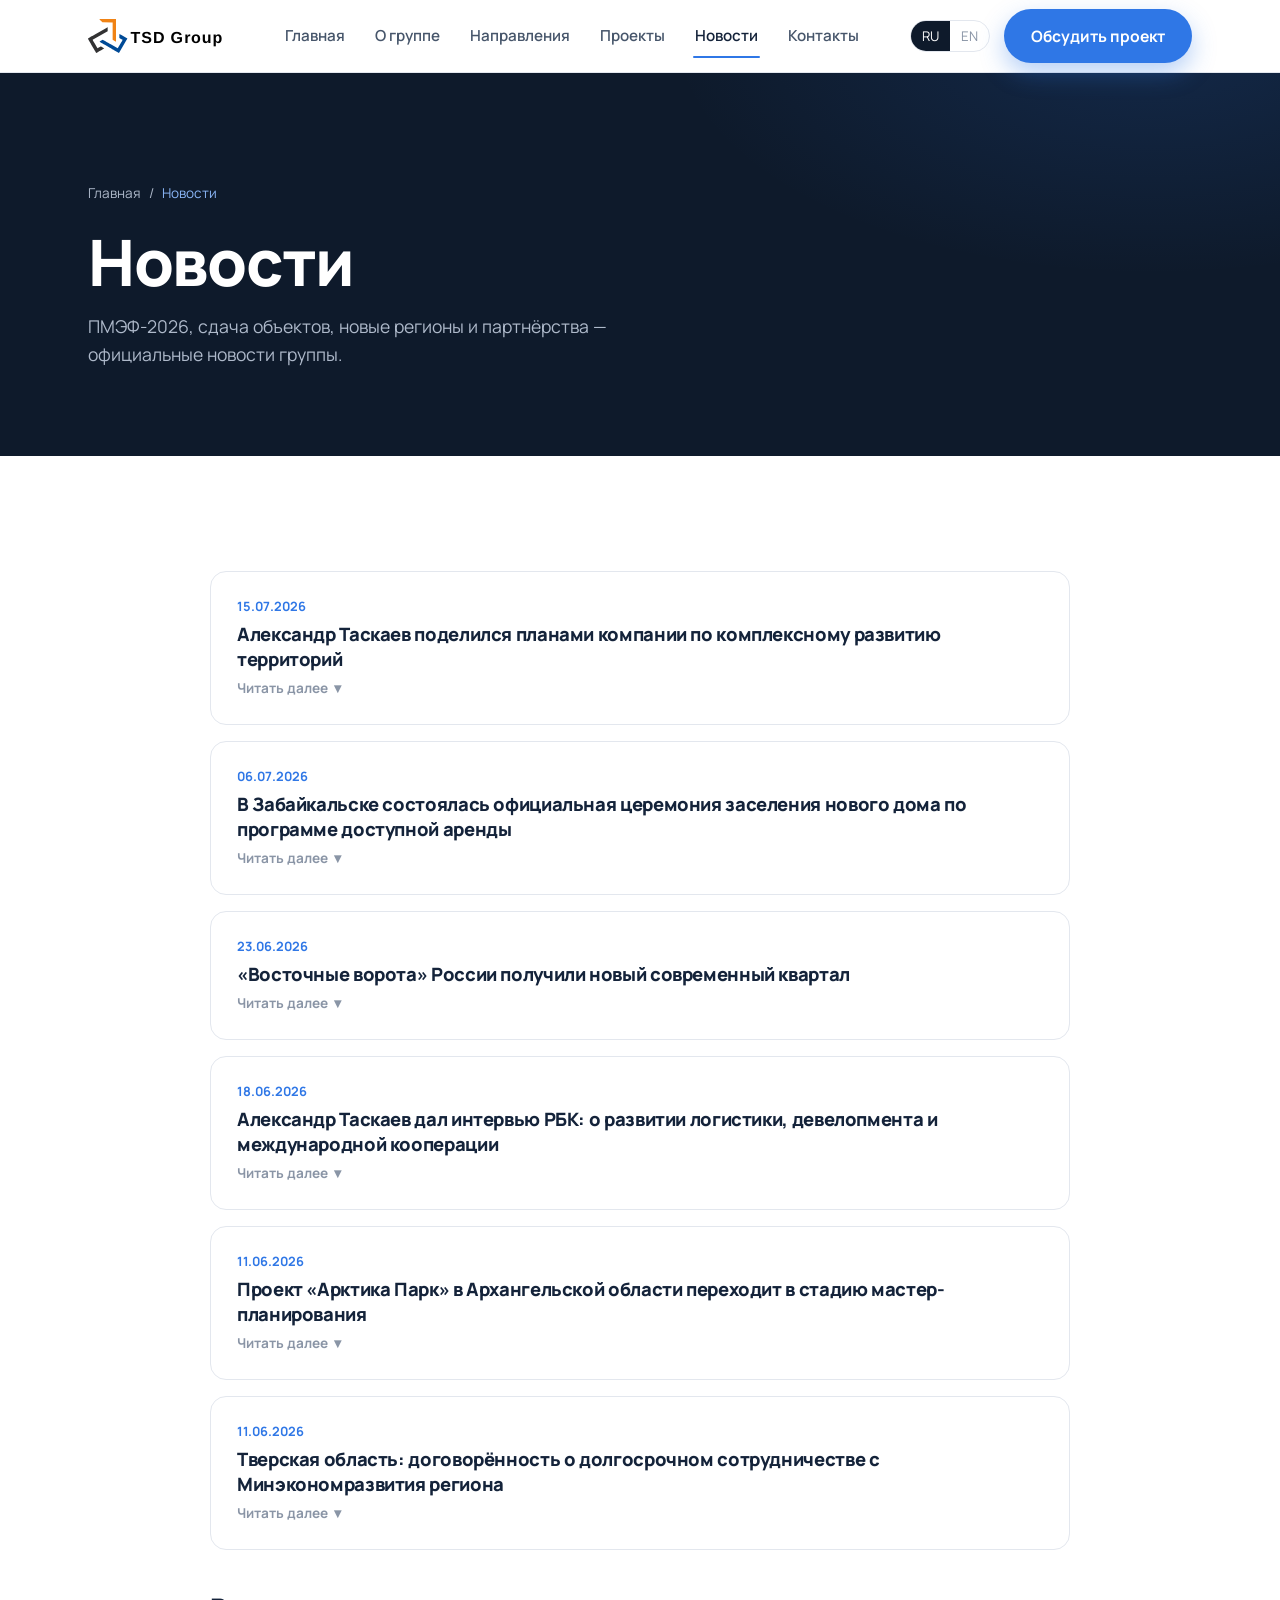
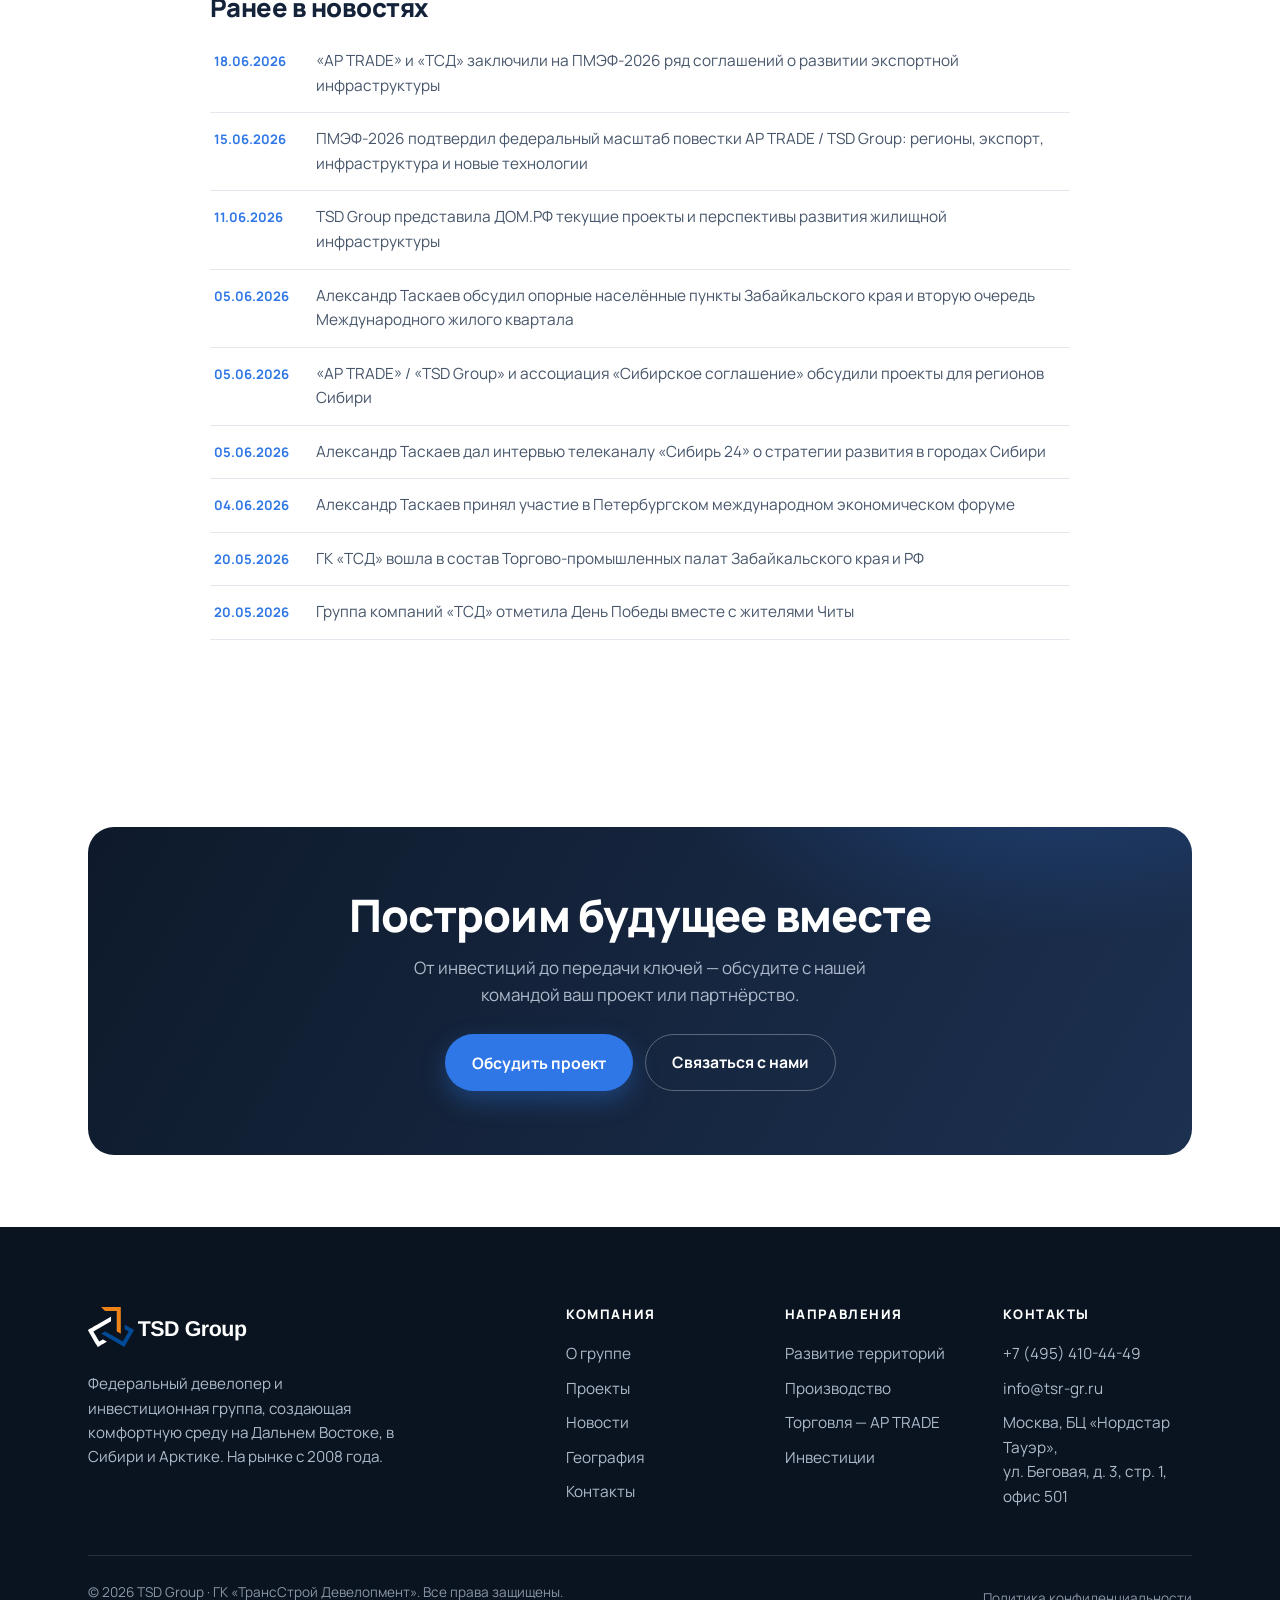
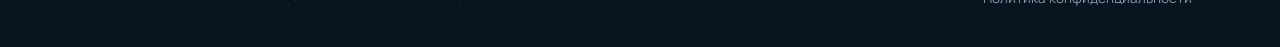
<file: news.html>
<!DOCTYPE html>
<html lang="ru">
<head>
  <meta charset="UTF-8" />
  <meta name="viewport" content="width=device-width, initial-scale=1" />
  <title>Новости — TSD Group</title>
  <meta name="description" content="Новости TSD Group: ПМЭФ-2026, сдача «Международного жилого квартала» в Забайкальске, «Арктика Парк», сотрудничество с регионами и партнёрами." />
  <link rel="canonical" href="news.html" />
  <meta name="theme-color" content="#0e1a2b" />
  <meta name="robots" content="index, follow" />
  <meta property="og:site_name" content="TSD Group" />
  <meta property="og:locale" content="ru_RU" />
  <meta property="og:type" content="website" />
  <meta property="og:url" content="news.html" />
  <meta property="og:title" content="Новости — TSD Group" />
  <meta property="og:description" content="Новости TSD Group: ПМЭФ-2026, сдача «Международного жилого квартала» в Забайкальске, «Арктика Парк», сотрудничество с регионами и партнёрами." />
  <meta property="og:image" content="assets/img/og-image.jpg" />
  <meta property="og:image:width" content="1200" />
  <meta property="og:image:height" content="630" />
  <meta name="twitter:card" content="summary_large_image" />
  <meta name="twitter:title" content="Новости — TSD Group" />
  <meta name="twitter:description" content="Новости TSD Group: ПМЭФ-2026, сдача «Международного жилого квартала» в Забайкальске, «Арктика Парк», сотрудничество с регионами и партнёрами." />
  <meta name="twitter:image" content="assets/img/og-image.jpg" />
  <link rel="manifest" href="site.webmanifest" />
  <link rel="apple-touch-icon" href="assets/img/favicon.svg" />
  <!-- ПОДТВЕРЖДЕНИЕ ПРАВ НА САЙТ: вставьте коды из Google Search Console и Яндекс.Вебмастера и раскомментируйте
  <meta name="google-site-verification" content="ВСТАВЬТЕ_КОД_GOOGLE" />
  <meta name="yandex-verification" content="ВСТАВЬТЕ_КОД_ЯНДЕКС" />
  -->
  <link rel="icon" href="assets/img/favicon.svg" type="image/svg+xml" />
  <link rel="preload" href="assets/fonts/manrope-cyrillic.woff2" as="font" type="font/woff2" crossorigin />
  <link rel="preload" href="assets/fonts/manrope-latin.woff2" as="font" type="font/woff2" crossorigin />
  <link rel="stylesheet" href="assets/css/fonts.css" />
  <link rel="stylesheet" href="assets/css/style.css" />
</head>
<body>

  <header class="site-header">
    <div class="container nav">
      <a href="index.html" class="logo" aria-label="TSD Group — на главную">
        <img src="assets/img/logo.svg" alt="TSD Group" style="height:34px;width:auto" />
      </a>
      <nav class="nav__links" aria-label="Основная навигация">
        <a class="nav__link" href="index.html" data-i18n="nav.home">Главная</a>
        <a class="nav__link" href="about.html" data-i18n="nav.about">О группе</a>
        <a class="nav__link" href="services.html" data-i18n="nav.services">Направления</a>
        <a class="nav__link" href="projects.html" data-i18n="nav.projects">Проекты</a>
        <a class="nav__link is-active" href="news.html" data-i18n="nav.news">Новости</a>
        <a class="nav__link" href="contacts.html" data-i18n="nav.contacts">Контакты</a>
      </nav>
      <div class="nav__right">
        <div class="lang" role="group" aria-label="Язык / Language">
          <button data-lang="ru" class="is-active">RU</button><button data-lang="en">EN</button>
        </div>
        <button class="btn btn--primary nav__cta" data-open-callback data-i18n="nav.call">Обсудить проект</button>
        <button class="burger" aria-label="Меню" aria-expanded="false"><span></span><span></span><span></span></button>
      </div>
    </div>
  </header>

  <div class="drawer" id="drawer">
    <a href="index.html" data-i18n="nav.home">Главная</a>
    <a href="about.html" data-i18n="nav.about">О группе</a>
    <a href="services.html" data-i18n="nav.services">Направления</a>
    <a href="projects.html" data-i18n="nav.projects">Проекты</a>
    <a href="news.html" data-i18n="nav.news">Новости</a>
    <a href="contacts.html" data-i18n="nav.contacts">Контакты</a>
    <div class="drawer__foot"><a href="tel:+74954104449">+7 (495) 410-44-49</a><a href="mailto:info@tsr-gr.ru">info@tsr-gr.ru</a></div>
  </div>

  <section class="page-hero">
    <div class="container page-hero__inner">
      <div class="breadcrumb"><a href="index.html" data-i18n="nav.home">Главная</a> / <span data-i18n="nav.news">Новости</span></div>
      <h1 data-i18n="news.h1">Новости</h1>
      <p data-i18n="news.hsub">ПМЭФ-2026, сдача объектов, новые регионы и партнёрства — официальные новости группы.</p>
    </div>
  </section>

  <section class="section">
    <div class="container">
      <div class="news-list" style="max-width:860px;margin-inline:auto">

        <details class="article reveal">
          <summary>
            <time datetime="2026-07-15">15.07.2026</time>
            <h3>Александр Таскаев поделился планами компании по комплексному развитию территорий</h3>
            <span class="hint"><span data-i18n="news.open">Читать далее</span> <span class="chev">▾</span></span>
          </summary>
          <div class="article__body">
            <div class="article__quote">«Мы фокусируемся на развитии территорий через создание комплексной экономики регионов — строительство жилых комплексов, социальной инфраструктуры и промышленных площадок. Важно создавать не просто квадратные метры, а полноценные городские среды с транспортной и социальной инфраструктурой», — заявил член совета директоров, директор по развитию и стратегическому планированию ГК «ТСД», член генсовета «Деловой России» Александр Таскаев в кулуарах ПМЭФ-2026.</div>
            <p>Особое внимание компания уделяет Дальнему Востоку, Забайкалью, Хабаровскому краю и арктическим регионам. В конце мая компания сдала 70 тыс. м² жилья в приграничном посёлке Забайкальск: современный микрорайон «Международный жилой квартал» расположен на восточных воротах российской границы, через которые сегодня заходит 68% китайских товаров.</p>
            <p>Новой территорией присутствия для компании станет Сибирский федеральный округ: на ПМЭФ подписано соглашение с ассоциацией «Сибирское соглашение» — от подбора перспективных площадок до запуска проектов комплексного развития территорий, логистической инфраструктуры и производственных объектов.</p>
            <p>Комплексный подход отражают и два новых направления работы группы — платформа производства готовой еды «Фабрика питания» и проект развития тепличных хозяйств Evergreen.</p>
          </div>
        </details>

        <details class="article reveal">
          <summary>
            <time datetime="2026-07-06">06.07.2026</time>
            <h3>В Забайкальске состоялась официальная церемония заселения нового дома по программе доступной аренды</h3>
            <span class="hint"><span data-i18n="news.open">Читать далее</span> <span class="chev">▾</span></span>
          </summary>
          <div class="article__body">
            <p>124 квартиры — 124 новосёла. В приграничном посёлке Забайкальск вручили ключи участникам программы «Доступное арендное жильё в ДФО». Два двухподъездных восьмиэтажных дома построены и переданы жителям «под ключ» — с техникой и мебелью: заезжай и живи.</p>
            <div class="article__quote">«Сегодня заселяются граждане, и их плата за аренду составит от четырёх тысяч рублей за квартиру-студию в этом прекрасном доме», — отметила руководитель Агентства территориального развития Забайкальского края Наталья Криницына.</div>
            <p>Новосёлы будут платить лишь треть от средней рыночной стоимости аренды. Приоритет — участникам СВО, многодетным семьям, работникам бюджетной сферы и специалистам, прибывающим из других регионов. Эффективность программы отметил вице-премьер Правительства России, полпред Президента в ДФО Юрий Трутнев.</p>
          </div>
        </details>

        <details class="article reveal">
          <summary>
            <time datetime="2026-06-23">23.06.2026</time>
            <h3>«Восточные ворота» России получили новый современный квартал</h3>
            <span class="hint"><span data-i18n="news.open">Читать далее</span> <span class="chev">▾</span></span>
          </summary>
          <div class="article__body">
            <p>1 июня 2026 года в опорном населённом пункте Забайкальск сдан в эксплуатацию первый этап «Международного жилого квартала». Жилой комплекс расположен всего в 127 метрах от границы с КНР и в 46 километрах от Монголии.</p>
            <ul>
              <li>9-этажный дом площадью свыше 8 000 м² на 124 квартиры;</li>
              <li>все помещения переданы по президентской программе доступного арендного жилья в ДФО;</li>
              <li>во втором квартале 2026 года будет введён ещё один дом: 64 квартиры по программе «ДОМ.РФ» с полной меблировкой и 16 квартир для переселенцев из ветхого жилья.</li>
            </ul>
            <p>Энергоэффективный дом, адаптированный к суровому климату Забайкалья, задаёт новую планку благоустройства и служит примером успешного государственно-частного партнёрства на восточных рубежах страны.</p>
          </div>
        </details>

        <details class="article reveal">
          <summary>
            <time datetime="2026-06-18">18.06.2026</time>
            <h3>Александр Таскаев дал интервью РБК: о развитии логистики, девелопмента и международной кооперации</h3>
            <span class="hint"><span data-i18n="news.open">Читать далее</span> <span class="chev">▾</span></span>
          </summary>
          <div class="article__body">
            <p>Александр Таскаев, член совета директоров и директор по развитию и стратегическому планированию группы AP TRADE / TSD Group, принял участие в эфире РБК ТВ в рамках программы Industries SPB.</p>
            <p>Ключевые акценты выступления:</p>
            <ul>
              <li>развитие федеральной логистической и складской инфраструктуры как основы устойчивых цепочек поставок;</li>
              <li>роль девелоперских проектов в формировании новых точек экономического роста в регионах;</li>
              <li>расширение международной кооперации и экспортных каналов;</li>
              <li>технологическая трансформация бизнеса, включая автоматизацию и роботизацию складов.</li>
            </ul>
            <div class="article__quote">Устойчивое развитие возможно только при сочетании промышленной базы, логистической инфраструктуры, девелоперских компетенций и международного партнёрства.</div>
          </div>
        </details>

        <details class="article reveal">
          <summary>
            <time datetime="2026-06-11">11.06.2026</time>
            <h3>Проект «Арктика Парк» в Архангельской области переходит в стадию мастер-планирования</h3>
            <span class="hint"><span data-i18n="news.open">Читать далее</span> <span class="chev">▾</span></span>
          </summary>
          <div class="article__body">
            <p>Новый микрорайон «Арктика Парк» будет построен в Приморском муниципальном округе Архангельской области, в районе аэропорта «Талаги». На площади 200 га появятся дома с закрытыми от машин дворами общей площадью квартир 1,1 млн м², детские сады на 1,8 тыс. мест, школы почти на 3 тыс. учеников, поликлиники, бизнес-центры, парк развлечений с аквапарком, Дворец спорта и гостиничные комплексы с конгресс-холлом.</p>
            <p>Объём инвестиций в проект составит 171 млрд рублей, из которых более 123 млрд будет направлено на строительство жилья. В ходе реализации будет создано 800 рабочих мест.</p>
          </div>
        </details>

        <details class="article reveal">
          <summary>
            <time datetime="2026-06-11">11.06.2026</time>
            <h3>Тверская область: договорённость о долгосрочном сотрудничестве с Минэкономразвития региона</h3>
            <span class="hint"><span data-i18n="news.open">Читать далее</span> <span class="chev">▾</span></span>
          </summary>
          <div class="article__body">
            <p>На ПМЭФ-2026 Александр Таскаев провёл рабочую встречу с заместителем министра экономического развития Тверской области Александром Калинкиным. Стороны обсудили взаимодействие по инвестиционным проектам, развитию региональной инфраструктуры, логистике и девелопменту.</p>
            <div class="article__quote">«Тверская область интересна нам как регион с сильным транспортным положением и потенциалом для проектов, которые могут работать сразу на несколько крупных рынков — Москву, Санкт-Петербург и центральную Россию», — Александр Таскаев.</div>
          </div>
        </details>

      </div>

      <!-- ARCHIVE FEED -->
      <div style="max-width:860px;margin:44px auto 0" class="reveal">
        <h3 style="margin-bottom:14px" data-i18n="news.archive">Ранее в новостях</h3>
        <div class="news-mini"><time>18.06.2026</time><span>«AP TRADE» и «ТСД» заключили на ПМЭФ-2026 ряд соглашений о развитии экспортной инфраструктуры</span></div>
        <div class="news-mini"><time>15.06.2026</time><span>ПМЭФ-2026 подтвердил федеральный масштаб повестки AP TRADE / TSD Group: регионы, экспорт, инфраструктура и новые технологии</span></div>
        <div class="news-mini"><time>11.06.2026</time><span>TSD Group представила ДОМ.РФ текущие проекты и перспективы развития жилищной инфраструктуры</span></div>
        <div class="news-mini"><time>05.06.2026</time><span>Александр Таскаев обсудил опорные населённые пункты Забайкальского края и вторую очередь Международного жилого квартала</span></div>
        <div class="news-mini"><time>05.06.2026</time><span>«AP TRADE» / «TSD Group» и ассоциация «Сибирское соглашение» обсудили проекты для регионов Сибири</span></div>
        <div class="news-mini"><time>05.06.2026</time><span>Александр Таскаев дал интервью телеканалу «Сибирь 24» о стратегии развития в городах Сибири</span></div>
        <div class="news-mini"><time>04.06.2026</time><span>Александр Таскаев принял участие в Петербургском международном экономическом форуме</span></div>
        <div class="news-mini"><time>20.05.2026</time><span>ГК «ТСД» вошла в состав Торгово-промышленных палат Забайкальского края и РФ</span></div>
        <div class="news-mini"><time>20.05.2026</time><span>Группа компаний «ТСД» отметила День Победы вместе с жителями Читы</span></div>
      </div>
    </div>
  </section>

  <section class="section section--tight">
    <div class="container">
      <div class="cta reveal">
        <h2 data-i18n="cta.title">Построим будущее вместе</h2>
        <p data-i18n="cta.sub">От инвестиций до передачи ключей — обсудите с нашей командой ваш проект или партнёрство.</p>
        <div class="cta__actions">
          <button class="btn btn--primary" data-open-callback data-i18n="nav.call">Обсудить проект</button>
          <a href="contacts.html" class="btn btn--ghost" data-i18n="cta.btn1">Связаться с нами</a>
        </div>
      </div>
    </div>
  </section>

    <!-- ============ FOOTER ============ -->
  <footer class="site-footer">
    <div class="container">
      <div class="footer-top">
        <div class="footer-brand">
          <a href="index.html" class="logo" aria-label="TSD Group">
            <img src="assets/img/logo-white.svg" alt="TSD Group" style="height:40px;width:auto" />
          </a>
          <p data-i18n="foot.about">Федеральный девелопер и инвестиционная группа, создающая комфортную среду на Дальнем Востоке, в Сибири и Арктике. На рынке с 2008 года.</p>
        </div>
        <div class="footer-cols">
          <div class="footer-col">
            <h4 data-i18n="foot.company">Компания</h4>
            <a href="about.html" data-i18n="nav.about">О группе</a>
            <a href="projects.html" data-i18n="nav.projects">Проекты</a>
            <a href="news.html" data-i18n="nav.news">Новости</a>
            <a href="index.html#geo" data-i18n="nav.geography">География</a>
            <a href="contacts.html" data-i18n="nav.contacts">Контакты</a>
          </div>
          <div class="footer-col">
            <h4 data-i18n="foot.directions">Направления</h4>
            <a href="services.html" data-i18n="dir1.t">Развитие территорий</a>
            <a href="services.html#production" data-i18n="dir3.t">Производство</a>
            <a href="services.html#trade" data-i18n="foot.trade">Торговля — AP TRADE</a>
            <a href="services.html" data-i18n="dir4.t">Инвестиции</a>
          </div>
          <div class="footer-col">
            <h4 data-i18n="foot.contacts">Контакты</h4>
            <a href="tel:+74954104449">+7 (495) 410-44-49</a>
            <a href="mailto:info@tsr-gr.ru">info@tsr-gr.ru</a>
            <p>Москва, БЦ «Нордстар Тауэр»,<br>ул. Беговая, д. 3, стр. 1, офис 501</p>
          </div>
        </div>
      </div>
      <div class="footer-bottom">
        <p>© <span data-year></span> TSD Group · ГК «ТрансСтрой Девелопмент». <span data-i18n="foot.rights">Все права защищены.</span></p>
        <a href="privacy.html" data-i18n="foot.privacy">Политика конфиденциальности</a>
      </div>
    </div>
  </footer>

    <!-- ============ CALLBACK MODAL ============ -->
  <div class="modal" role="dialog" aria-modal="true" aria-label="Заказать звонок">
    <div class="modal__card">
      <button class="modal__close" aria-label="Закрыть">✕</button>
      <h3 data-i18n="cb.title">Оставить заявку</h3>
      <p class="sub" data-i18n="cb.sub">Оставьте свой номер — и менеджер перезвонит вам. С удовольствием расскажем о наших услугах.</p>
      <form class="lead-form" novalidate>
        <div class="field">
          <label for="cb-name" data-i18n="cb.name">Имя</label>
          <input id="cb-name" name="name" type="text" autocomplete="name" />
        </div>
        <div class="field">
          <label for="cb-phone" data-i18n="cb.phone">Номер телефона</label>
          <input id="cb-phone" name="phone" type="tel" required autocomplete="tel" placeholder="+7 (___) ___-__-__" />
        </div>
        <p class="slot-label" data-i18n="cb.day">Удобный день</p>
        <div class="slots" data-days></div>
        <p class="slot-label" data-i18n="cb.time">Удобное время (МСК)</p>
        <div class="slots" data-times></div>
        <div class="form-status" data-msg="Спасибо! Мы перезвоним вам в выбранное время." style="margin-top:12px"></div>
        <button type="submit" class="btn btn--primary" style="margin-top:14px;width:100%" data-i18n="cb.submit">Отправить</button>
        <p class="form-note" data-i18n="cb.note">Нажимая кнопку, вы соглашаетесь на обработку персональных данных.</p>
      </form>
    </div>
  </div>

  <!-- Floating call button (mobile) -->
  <button class="fab-call" data-open-callback aria-label="Заказать звонок">
    <svg viewBox="0 0 24 24" fill="none" stroke="currentColor" stroke-width="2"><path d="M22 16.9v3a2 2 0 0 1-2.2 2 19.8 19.8 0 0 1-8.6-3 19.5 19.5 0 0 1-6-6 19.8 19.8 0 0 1-3-8.6A2 2 0 0 1 4.1 2h3a2 2 0 0 1 2 1.7c.1.9.4 1.8.7 2.7a2 2 0 0 1-.5 2.1L8.1 9.9a16 16 0 0 0 6 6l1.4-1.2a2 2 0 0 1 2.1-.4c.9.3 1.8.6 2.7.7a2 2 0 0 1 1.7 2z"/></svg>
  </button>


  <script src="assets/js/main.js"></script>
</body>
</html>
</file>
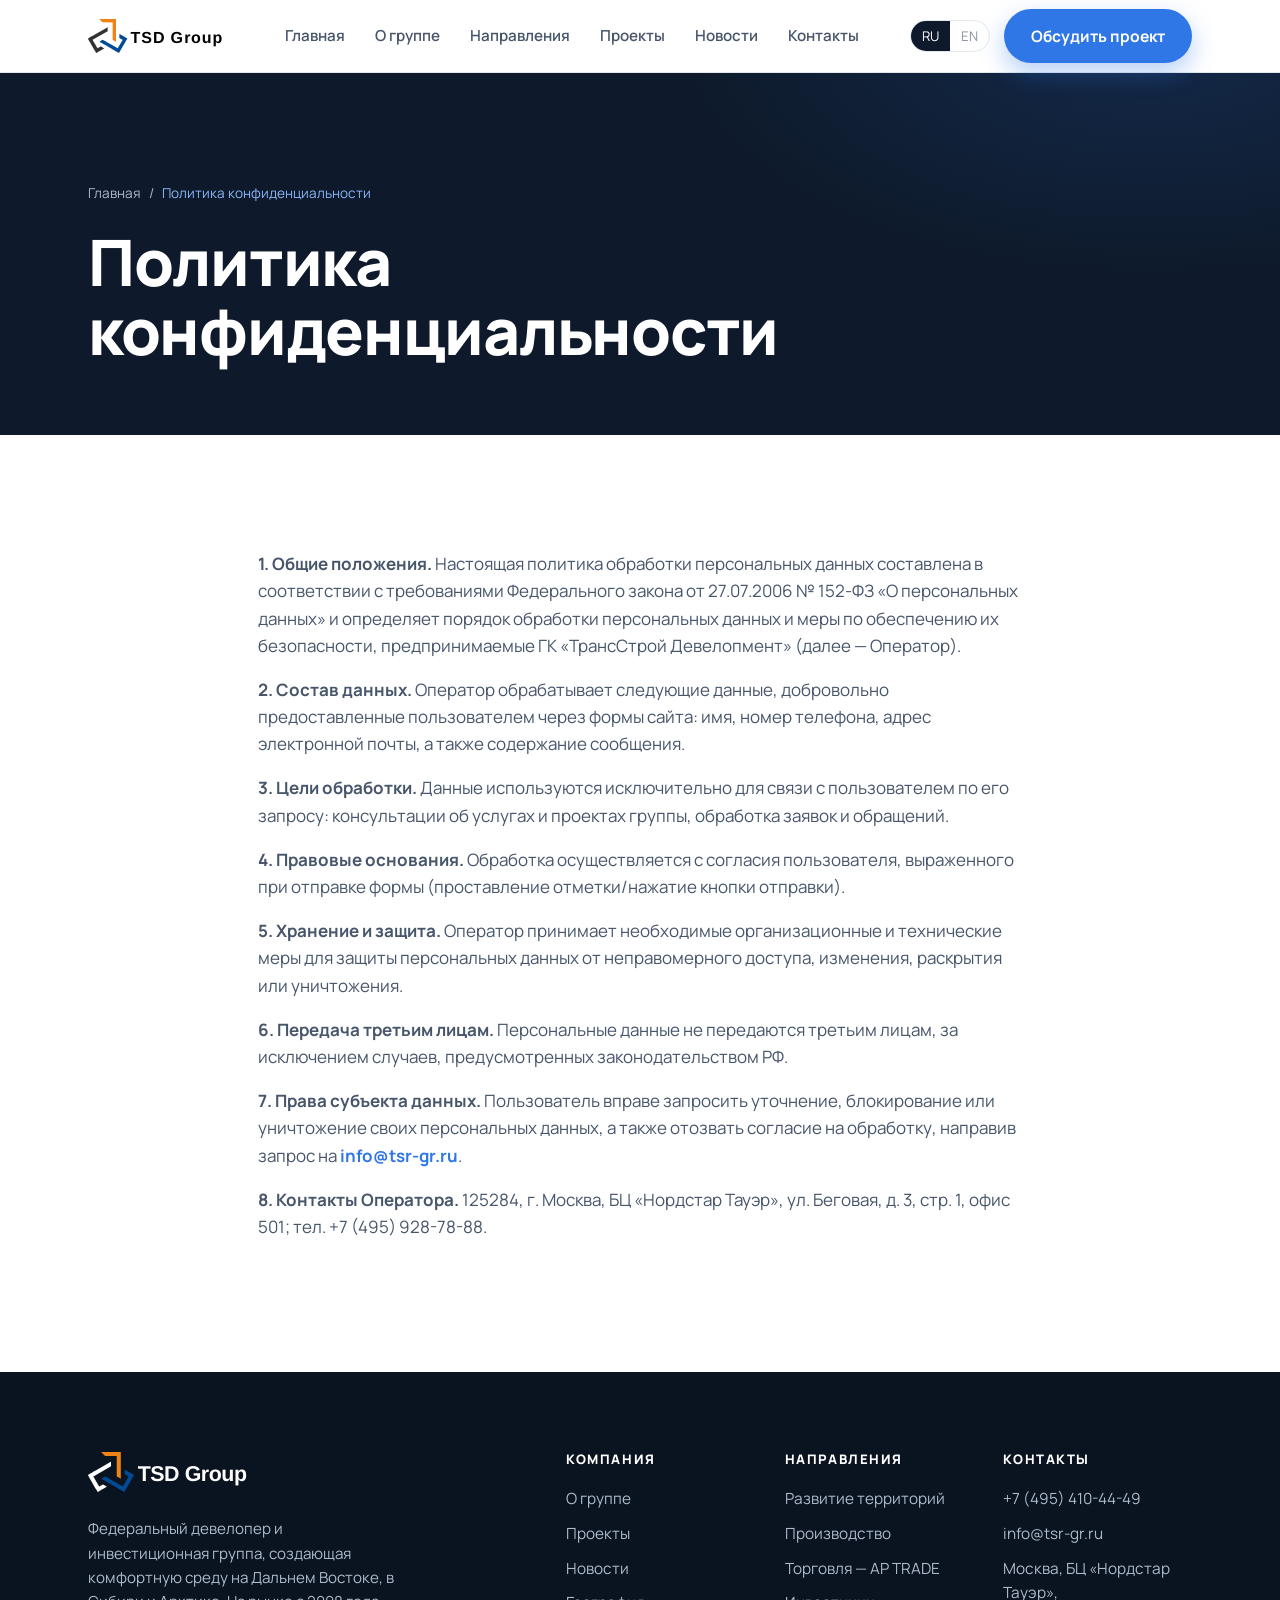
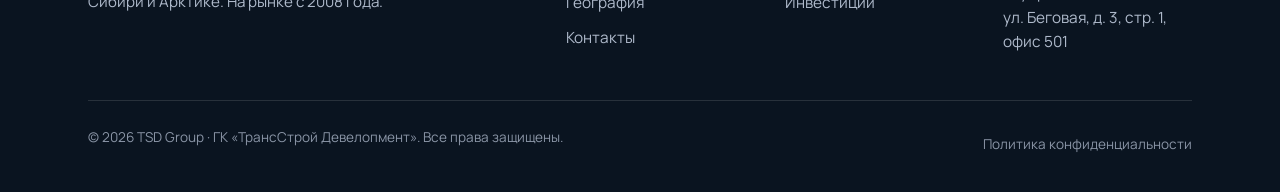
<file: privacy.html>
<!DOCTYPE html>
<html lang="ru">
<head>
  <meta charset="UTF-8" />
  <meta name="viewport" content="width=device-width, initial-scale=1" />
  <meta name="description" content="Политика конфиденциальности TSD Group (ГК «ТрансСтрой Девелопмент»): порядок обработки и защиты персональных данных в соответствии с 152-ФЗ." />
  <title>Политика конфиденциальности — TSD Group</title>
  <meta name="robots" content="noindex" />
  <link rel="canonical" href="privacy.html" />
  <meta name="theme-color" content="#0e1a2b" />
  <meta name="robots" content="index, follow" />
  <meta property="og:site_name" content="TSD Group" />
  <meta property="og:locale" content="ru_RU" />
  <meta property="og:type" content="website" />
  <meta property="og:url" content="privacy.html" />
  <meta property="og:title" content="Политика конфиденциальности — TSD Group" />
  <meta property="og:description" content="Политика конфиденциальности TSD Group (ГК «ТрансСтрой Девелопмент»): порядок обработки и защиты персональных данных в соответствии с 152-ФЗ." />
  <meta property="og:image" content="assets/img/og-image.jpg" />
  <meta property="og:image:width" content="1200" />
  <meta property="og:image:height" content="630" />
  <meta name="twitter:card" content="summary_large_image" />
  <meta name="twitter:title" content="Политика конфиденциальности — TSD Group" />
  <meta name="twitter:description" content="Политика конфиденциальности TSD Group (ГК «ТрансСтрой Девелопмент»): порядок обработки и защиты персональных данных в соответствии с 152-ФЗ." />
  <meta name="twitter:image" content="assets/img/og-image.jpg" />
  <link rel="manifest" href="site.webmanifest" />
  <link rel="apple-touch-icon" href="assets/img/favicon.svg" />
  <!-- ПОДТВЕРЖДЕНИЕ ПРАВ НА САЙТ: вставьте коды из Google Search Console и Яндекс.Вебмастера и раскомментируйте
  <meta name="google-site-verification" content="ВСТАВЬТЕ_КОД_GOOGLE" />
  <meta name="yandex-verification" content="ВСТАВЬТЕ_КОД_ЯНДЕКС" />
  -->
  <link rel="icon" href="assets/img/favicon.svg" type="image/svg+xml" />
  <link rel="preload" href="assets/fonts/manrope-cyrillic.woff2" as="font" type="font/woff2" crossorigin />
  <link rel="preload" href="assets/fonts/manrope-latin.woff2" as="font" type="font/woff2" crossorigin />
  <link rel="stylesheet" href="assets/css/fonts.css" />
  <link rel="stylesheet" href="assets/css/style.css" />
</head>
<body>

  <header class="site-header">
    <div class="container nav">
      <a href="index.html" class="logo" aria-label="TSD Group — на главную">
        <img src="assets/img/logo.svg" alt="TSD Group" style="height:34px;width:auto" />
      </a>
      <nav class="nav__links" aria-label="Основная навигация">
        <a class="nav__link" href="index.html" data-i18n="nav.home">Главная</a>
        <a class="nav__link" href="about.html" data-i18n="nav.about">О группе</a>
        <a class="nav__link" href="services.html" data-i18n="nav.services">Направления</a>
        <a class="nav__link" href="projects.html" data-i18n="nav.projects">Проекты</a>
        <a class="nav__link" href="news.html" data-i18n="nav.news">Новости</a>
        <a class="nav__link" href="contacts.html" data-i18n="nav.contacts">Контакты</a>
      </nav>
      <div class="nav__right">
        <div class="lang" role="group" aria-label="Язык / Language">
          <button data-lang="ru" class="is-active">RU</button><button data-lang="en">EN</button>
        </div>
        <button class="btn btn--primary nav__cta" data-open-callback data-i18n="nav.call">Обсудить проект</button>
        <button class="burger" aria-label="Меню" aria-expanded="false"><span></span><span></span><span></span></button>
      </div>
    </div>
  </header>

  <div class="drawer" id="drawer">
    <a href="index.html" data-i18n="nav.home">Главная</a>
    <a href="about.html" data-i18n="nav.about">О группе</a>
    <a href="services.html" data-i18n="nav.services">Направления</a>
    <a href="projects.html" data-i18n="nav.projects">Проекты</a>
    <a href="news.html" data-i18n="nav.news">Новости</a>
    <a href="contacts.html" data-i18n="nav.contacts">Контакты</a>
    <div class="drawer__foot"><a href="tel:+74954104449">+7 (495) 410-44-49</a><a href="mailto:info@tsr-gr.ru">info@tsr-gr.ru</a></div>
  </div>

  <section class="page-hero">
    <div class="container page-hero__inner">
      <div class="breadcrumb"><a href="index.html" data-i18n="nav.home">Главная</a> / <span data-i18n="foot.privacy">Политика конфиденциальности</span></div>
      <h1 data-i18n="priv.h1">Политика конфиденциальности</h1>
    </div>
  </section>

  <section class="section">
    <div class="container" style="max-width:860px">
      <div class="reveal" style="color:var(--ink-soft)">
        <p><b>1. Общие положения.</b> Настоящая политика обработки персональных данных составлена в соответствии с требованиями Федерального закона от 27.07.2006 № 152-ФЗ «О персональных данных» и определяет порядок обработки персональных данных и меры по обеспечению их безопасности, предпринимаемые ГК «ТрансСтрой Девелопмент» (далее — Оператор).</p>
        <p><b>2. Состав данных.</b> Оператор обрабатывает следующие данные, добровольно предоставленные пользователем через формы сайта: имя, номер телефона, адрес электронной почты, а также содержание сообщения.</p>
        <p><b>3. Цели обработки.</b> Данные используются исключительно для связи с пользователем по его запросу: консультации об услугах и проектах группы, обработка заявок и обращений.</p>
        <p><b>4. Правовые основания.</b> Обработка осуществляется с согласия пользователя, выраженного при отправке формы (проставление отметки/нажатие кнопки отправки).</p>
        <p><b>5. Хранение и защита.</b> Оператор принимает необходимые организационные и технические меры для защиты персональных данных от неправомерного доступа, изменения, раскрытия или уничтожения.</p>
        <p><b>6. Передача третьим лицам.</b> Персональные данные не передаются третьим лицам, за исключением случаев, предусмотренных законодательством РФ.</p>
        <p><b>7. Права субъекта данных.</b> Пользователь вправе запросить уточнение, блокирование или уничтожение своих персональных данных, а также отозвать согласие на обработку, направив запрос на <a href="mailto:info@tsr-gr.ru" style="color:var(--orange);font-weight:700">info@tsr-gr.ru</a>.</p>
        <p><b>8. Контакты Оператора.</b> 125284, г. Москва, БЦ «Нордстар Тауэр», ул. Беговая, д. 3, стр. 1, офис 501; тел. +7 (495) 928-78-88.</p>
      </div>
    </div>
  </section>

    <!-- ============ FOOTER ============ -->
  <footer class="site-footer">
    <div class="container">
      <div class="footer-top">
        <div class="footer-brand">
          <a href="index.html" class="logo" aria-label="TSD Group">
            <img src="assets/img/logo-white.svg" alt="TSD Group" style="height:40px;width:auto" />
          </a>
          <p data-i18n="foot.about">Федеральный девелопер и инвестиционная группа, создающая комфортную среду на Дальнем Востоке, в Сибири и Арктике. На рынке с 2008 года.</p>
        </div>
        <div class="footer-cols">
          <div class="footer-col">
            <h4 data-i18n="foot.company">Компания</h4>
            <a href="about.html" data-i18n="nav.about">О группе</a>
            <a href="projects.html" data-i18n="nav.projects">Проекты</a>
            <a href="news.html" data-i18n="nav.news">Новости</a>
            <a href="index.html#geo" data-i18n="nav.geography">География</a>
            <a href="contacts.html" data-i18n="nav.contacts">Контакты</a>
          </div>
          <div class="footer-col">
            <h4 data-i18n="foot.directions">Направления</h4>
            <a href="services.html" data-i18n="dir1.t">Развитие территорий</a>
            <a href="services.html#production" data-i18n="dir3.t">Производство</a>
            <a href="services.html#trade" data-i18n="foot.trade">Торговля — AP TRADE</a>
            <a href="services.html" data-i18n="dir4.t">Инвестиции</a>
          </div>
          <div class="footer-col">
            <h4 data-i18n="foot.contacts">Контакты</h4>
            <a href="tel:+74954104449">+7 (495) 410-44-49</a>
            <a href="mailto:info@tsr-gr.ru">info@tsr-gr.ru</a>
            <p>Москва, БЦ «Нордстар Тауэр»,<br>ул. Беговая, д. 3, стр. 1, офис 501</p>
          </div>
        </div>
      </div>
      <div class="footer-bottom">
        <p>© <span data-year></span> TSD Group · ГК «ТрансСтрой Девелопмент». <span data-i18n="foot.rights">Все права защищены.</span></p>
        <a href="privacy.html" data-i18n="foot.privacy">Политика конфиденциальности</a>
      </div>
    </div>
  </footer>

    <!-- ============ CALLBACK MODAL ============ -->
  <div class="modal" role="dialog" aria-modal="true" aria-label="Заказать звонок">
    <div class="modal__card">
      <button class="modal__close" aria-label="Закрыть">✕</button>
      <h3 data-i18n="cb.title">Оставить заявку</h3>
      <p class="sub" data-i18n="cb.sub">Оставьте свой номер — и менеджер перезвонит вам. С удовольствием расскажем о наших услугах.</p>
      <form class="lead-form" novalidate>
        <div class="field">
          <label for="cb-name" data-i18n="cb.name">Имя</label>
          <input id="cb-name" name="name" type="text" autocomplete="name" />
        </div>
        <div class="field">
          <label for="cb-phone" data-i18n="cb.phone">Номер телефона</label>
          <input id="cb-phone" name="phone" type="tel" required autocomplete="tel" placeholder="+7 (___) ___-__-__" />
        </div>
        <p class="slot-label" data-i18n="cb.day">Удобный день</p>
        <div class="slots" data-days></div>
        <p class="slot-label" data-i18n="cb.time">Удобное время (МСК)</p>
        <div class="slots" data-times></div>
        <div class="form-status" data-msg="Спасибо! Мы перезвоним вам в выбранное время." style="margin-top:12px"></div>
        <button type="submit" class="btn btn--primary" style="margin-top:14px;width:100%" data-i18n="cb.submit">Отправить</button>
        <p class="form-note" data-i18n="cb.note">Нажимая кнопку, вы соглашаетесь на обработку персональных данных.</p>
      </form>
    </div>
  </div>

  <!-- Floating call button (mobile) -->
  <button class="fab-call" data-open-callback aria-label="Заказать звонок">
    <svg viewBox="0 0 24 24" fill="none" stroke="currentColor" stroke-width="2"><path d="M22 16.9v3a2 2 0 0 1-2.2 2 19.8 19.8 0 0 1-8.6-3 19.5 19.5 0 0 1-6-6 19.8 19.8 0 0 1-3-8.6A2 2 0 0 1 4.1 2h3a2 2 0 0 1 2 1.7c.1.9.4 1.8.7 2.7a2 2 0 0 1-.5 2.1L8.1 9.9a16 16 0 0 0 6 6l1.4-1.2a2 2 0 0 1 2.1-.4c.9.3 1.8.6 2.7.7a2 2 0 0 1 1.7 2z"/></svg>
  </button>


  <script src="assets/js/main.js"></script>
</body>
</html>
</file>
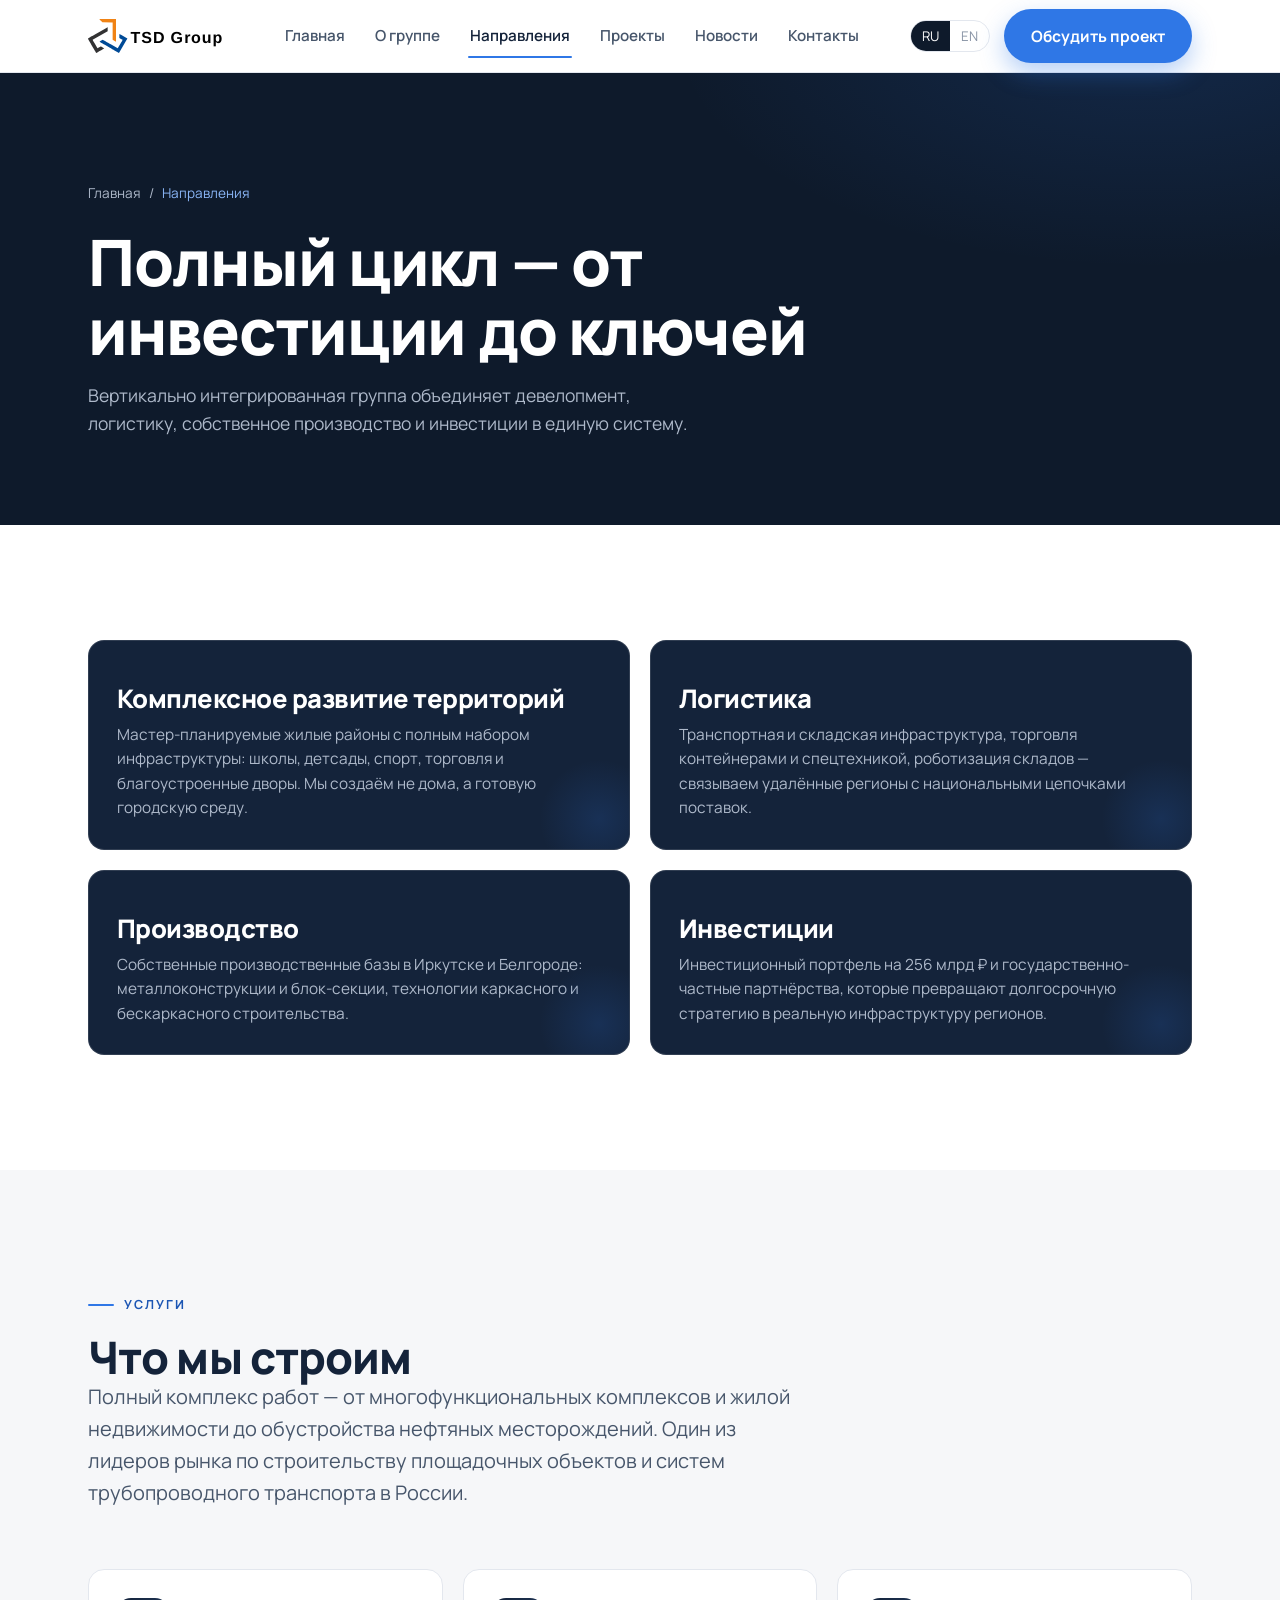
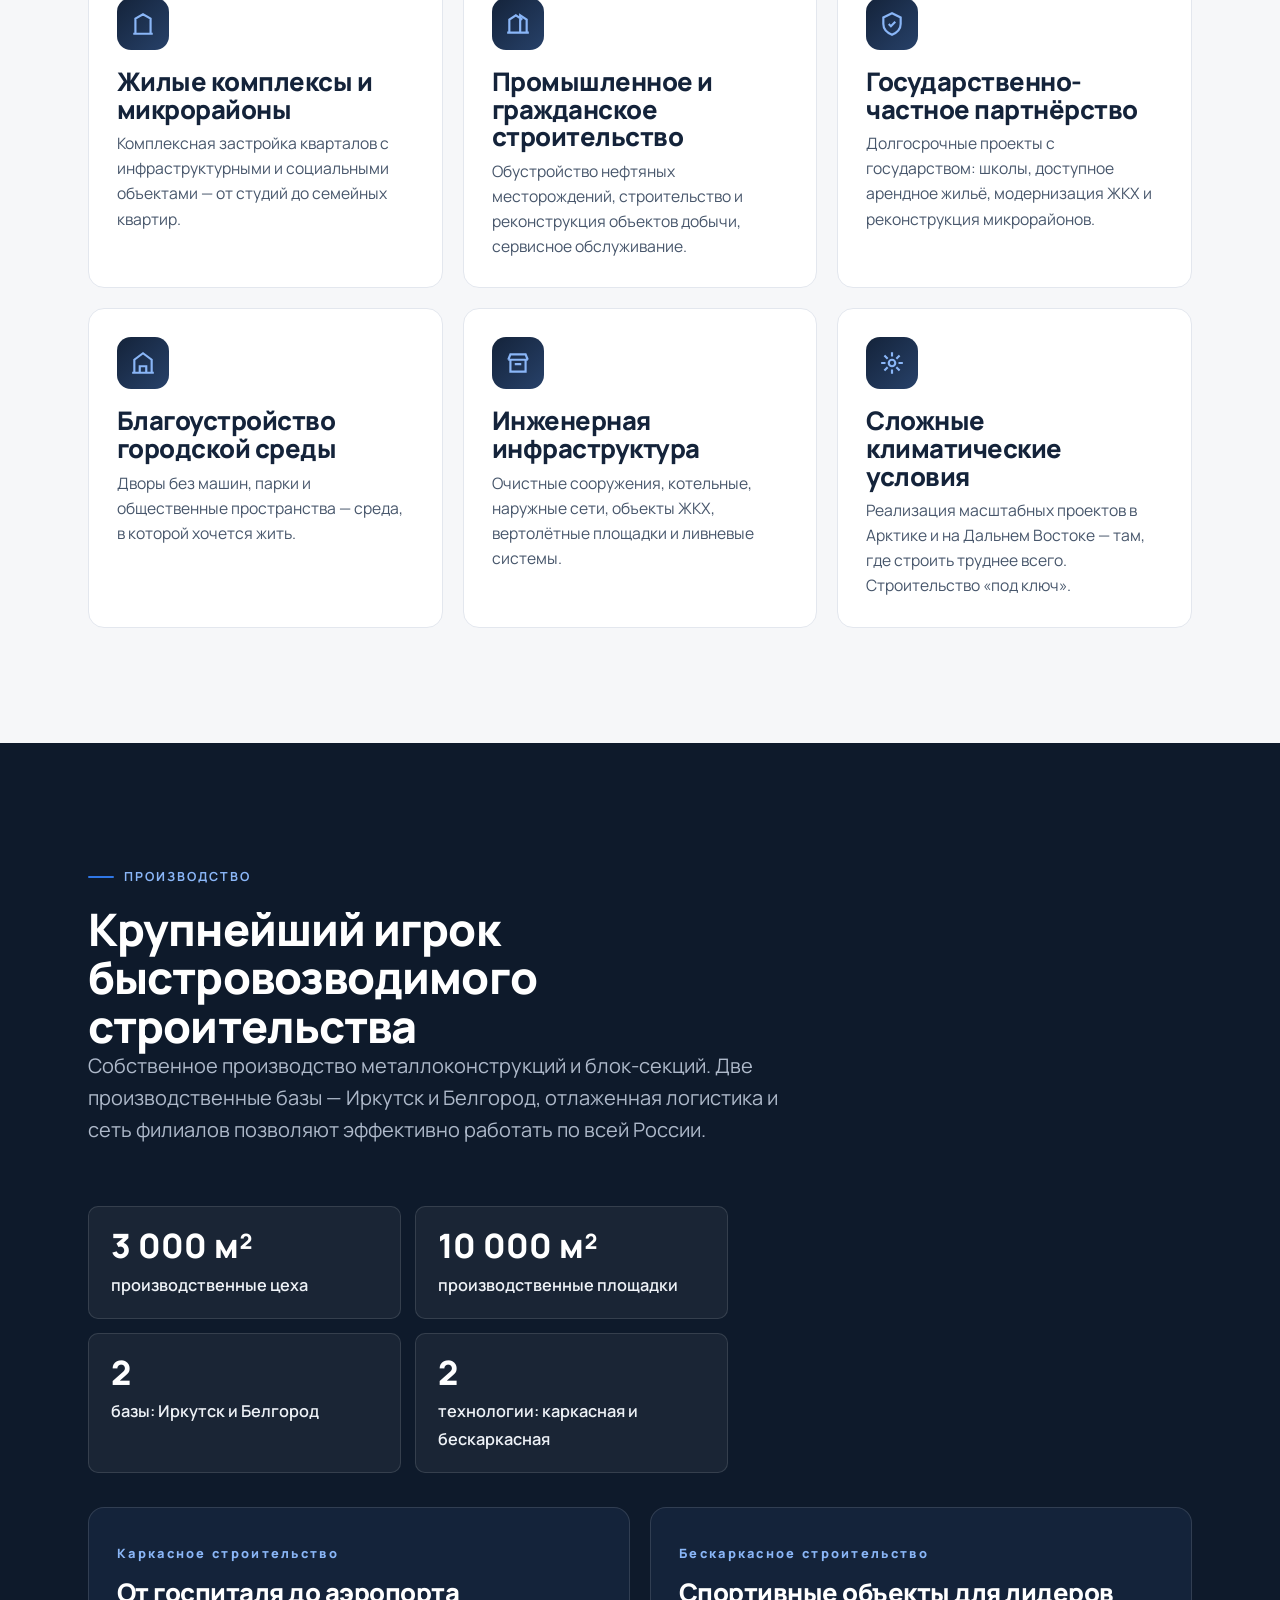
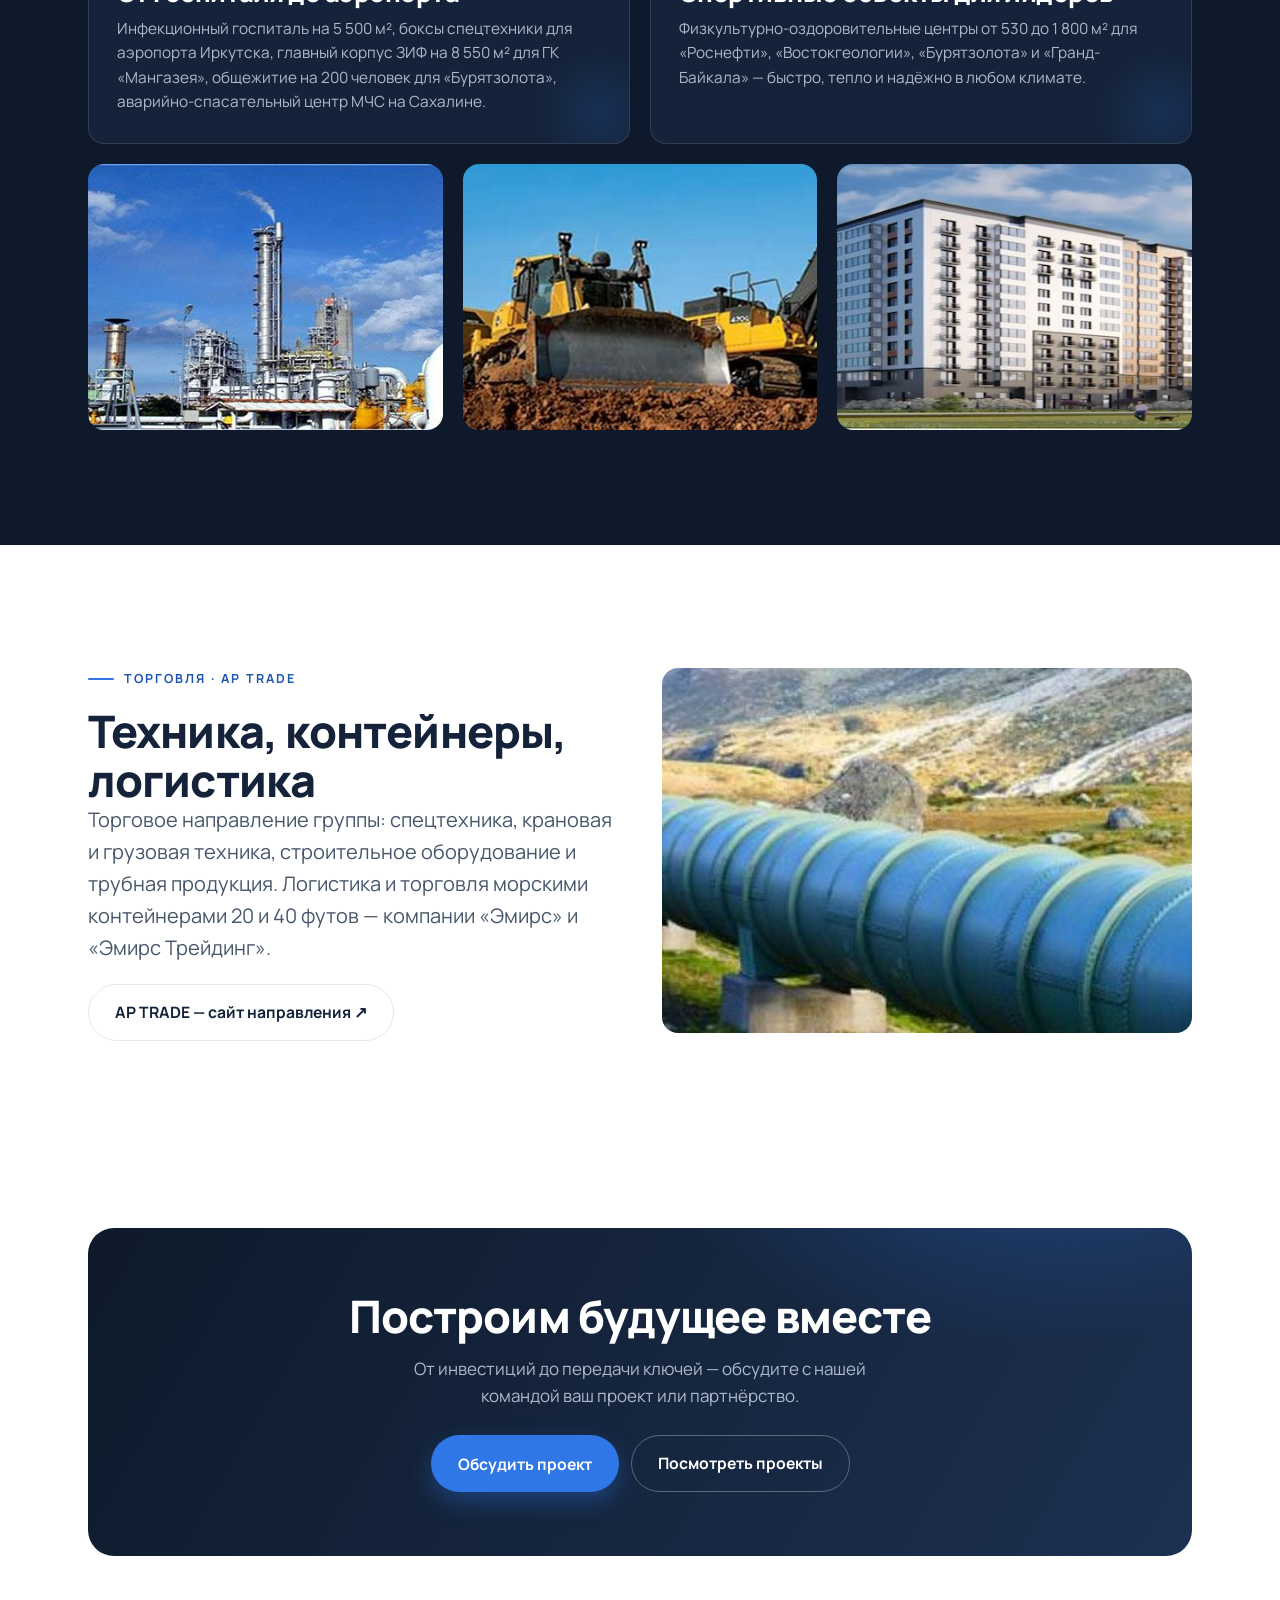
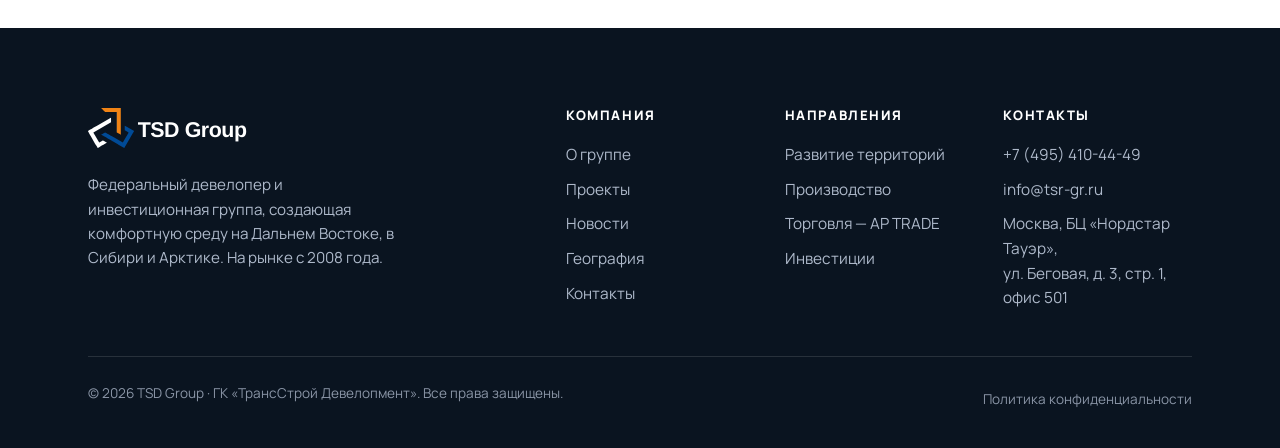
<file: services.html>
<!DOCTYPE html>
<html lang="ru">
<head>
  <meta charset="UTF-8" />
  <meta name="viewport" content="width=device-width, initial-scale=1" />
  <title>Направления — TSD Group</title>
  <meta name="description" content="Направления TSD Group: комплексное развитие территорий, логистика, собственное производство в Иркутске и Белгороде, торговля AP TRADE, инвестиции и ГЧП." />
  <link rel="canonical" href="services.html" />
  <meta name="theme-color" content="#0e1a2b" />
  <meta name="robots" content="index, follow" />
  <meta property="og:site_name" content="TSD Group" />
  <meta property="og:locale" content="ru_RU" />
  <meta property="og:type" content="website" />
  <meta property="og:url" content="services.html" />
  <meta property="og:title" content="Направления — TSD Group" />
  <meta property="og:description" content="Направления TSD Group: комплексное развитие территорий, логистика, собственное производство в Иркутске и Белгороде, торговля AP TRADE, инвестиции и ГЧП." />
  <meta property="og:image" content="assets/img/og-image.jpg" />
  <meta property="og:image:width" content="1200" />
  <meta property="og:image:height" content="630" />
  <meta name="twitter:card" content="summary_large_image" />
  <meta name="twitter:title" content="Направления — TSD Group" />
  <meta name="twitter:description" content="Направления TSD Group: комплексное развитие территорий, логистика, собственное производство в Иркутске и Белгороде, торговля AP TRADE, инвестиции и ГЧП." />
  <meta name="twitter:image" content="assets/img/og-image.jpg" />
  <link rel="manifest" href="site.webmanifest" />
  <link rel="apple-touch-icon" href="assets/img/favicon.svg" />
  <!-- ПОДТВЕРЖДЕНИЕ ПРАВ НА САЙТ: вставьте коды из Google Search Console и Яндекс.Вебмастера и раскомментируйте
  <meta name="google-site-verification" content="ВСТАВЬТЕ_КОД_GOOGLE" />
  <meta name="yandex-verification" content="ВСТАВЬТЕ_КОД_ЯНДЕКС" />
  -->
  <link rel="icon" href="assets/img/favicon.svg" type="image/svg+xml" />
  <link rel="preload" href="assets/fonts/manrope-cyrillic.woff2" as="font" type="font/woff2" crossorigin />
  <link rel="preload" href="assets/fonts/manrope-latin.woff2" as="font" type="font/woff2" crossorigin />
  <link rel="stylesheet" href="assets/css/fonts.css" />
  <link rel="stylesheet" href="assets/css/style.css" />
</head>
<body>

  <header class="site-header">
    <div class="container nav">
      <a href="index.html" class="logo" aria-label="TSD Group — на главную">
        <img src="assets/img/logo.svg" alt="TSD Group" style="height:34px;width:auto" />
      </a>
      <nav class="nav__links" aria-label="Основная навигация">
        <a class="nav__link" href="index.html" data-i18n="nav.home">Главная</a>
        <a class="nav__link" href="about.html" data-i18n="nav.about">О группе</a>
        <a class="nav__link is-active" href="services.html" data-i18n="nav.services">Направления</a>
        <a class="nav__link" href="projects.html" data-i18n="nav.projects">Проекты</a>
        <a class="nav__link" href="news.html" data-i18n="nav.news">Новости</a>
        <a class="nav__link" href="contacts.html" data-i18n="nav.contacts">Контакты</a>
      </nav>
      <div class="nav__right">
        <div class="lang" role="group" aria-label="Язык / Language">
          <button data-lang="ru" class="is-active">RU</button><button data-lang="en">EN</button>
        </div>
        <button class="btn btn--primary nav__cta" data-open-callback data-i18n="nav.call">Обсудить проект</button>
        <button class="burger" aria-label="Меню" aria-expanded="false"><span></span><span></span><span></span></button>
      </div>
    </div>
  </header>

  <div class="drawer" id="drawer">
    <a href="index.html" data-i18n="nav.home">Главная</a>
    <a href="about.html" data-i18n="nav.about">О группе</a>
    <a href="services.html" data-i18n="nav.services">Направления</a>
    <a href="projects.html" data-i18n="nav.projects">Проекты</a>
    <a href="news.html" data-i18n="nav.news">Новости</a>
    <a href="contacts.html" data-i18n="nav.contacts">Контакты</a>
    <div class="drawer__foot"><a href="tel:+74954104449">+7 (495) 410-44-49</a><a href="mailto:info@tsr-gr.ru">info@tsr-gr.ru</a></div>
  </div>

  <section class="page-hero">
    <div class="container page-hero__inner">
      <div class="breadcrumb"><a href="index.html" data-i18n="nav.home">Главная</a> / <span data-i18n="nav.services">Направления</span></div>
      <h1 data-i18n="serv.h1">Полный цикл — от инвестиции до ключей</h1>
      <p data-i18n="serv.sub">Вертикально интегрированная группа объединяет девелопмент, логистику, собственное производство и инвестиции в единую систему.</p>
    </div>
  </section>

  <!-- CORE DIRECTIONS -->
  <section class="section">
    <div class="container">
      <div class="grid grid--2">
        <article class="dir reveal" data-delay="0">
          <h3 data-i18n="dir1.t">Комплексное развитие территорий</h3>
          <p data-i18n="serv.d1">Мастер-планируемые жилые районы с полным набором инфраструктуры: школы, детсады, спорт, торговля и благоустроенные дворы. Мы создаём не дома, а готовую городскую среду.</p>
        </article>
        <article class="dir reveal" data-delay="1">
          <h3 data-i18n="dir2.t">Логистика</h3>
          <p data-i18n="serv.d2">Транспортная и складская инфраструктура, торговля контейнерами и спецтехникой, роботизация складов — связываем удалённые регионы с национальными цепочками поставок.</p>
        </article>
        <article class="dir reveal" data-delay="0">
          <h3 data-i18n="dir3.t">Производство</h3>
          <p data-i18n="serv.d3">Собственные производственные базы в Иркутске и Белгороде: металлоконструкции и блок-секции, технологии каркасного и бескаркасного строительства.</p>
        </article>
        <article class="dir reveal" data-delay="1">
          <h3 data-i18n="dir4.t">Инвестиции</h3>
          <p data-i18n="serv.d4">Инвестиционный портфель на 256 млрд ₽ и государственно-частные партнёрства, которые превращают долгосрочную стратегию в реальную инфраструктуру регионов.</p>
        </article>
      </div>
    </div>
  </section>

  <!-- SERVICES LIST (со старого сайта) -->
  <section class="section section--paper">
    <div class="container">
      <div class="section-head reveal">
        <span class="eyebrow" data-i18n="serv.also.eyebrow">Услуги</span>
        <h2 data-i18n="serv.also.t">Что мы строим</h2>
        <p class="lead" data-i18n="serv.also.sub">Полный комплекс работ — от многофункциональных комплексов и жилой недвижимости до обустройства нефтяных месторождений. Один из лидеров рынка по строительству площадочных объектов и систем трубопроводного транспорта в России.</p>
      </div>
      <div class="grid grid--3">
        <article class="card reveal" data-delay="0">
          <div class="card__icon"><svg viewBox="0 0 24 24" fill="none" stroke="currentColor" stroke-width="2"><path d="M3 21h18M5 21V7l7-4 7 4v14M9 9h.01M9 13h.01M9 17h.01M15 9h.01M15 13h.01M15 17h.01"/></svg></div>
          <h3 data-i18n="serv.c1.t">Жилые комплексы и микрорайоны</h3>
          <p data-i18n="serv.c1.d">Комплексная застройка кварталов с инфраструктурными и социальными объектами — от студий до семейных квартир.</p>
        </article>
        <article class="card reveal" data-delay="1">
          <div class="card__icon"><svg viewBox="0 0 24 24" fill="none" stroke="currentColor" stroke-width="2"><path d="M2 20h20M4 20V8l6-4 6 4M14 20V4l6 4v12M8 12h.01M8 16h.01"/></svg></div>
          <h3 data-i18n="serv.c2.t">Промышленное и гражданское строительство</h3>
          <p data-i18n="serv.c2.d">Обустройство нефтяных месторождений, строительство и реконструкция объектов добычи, сервисное обслуживание.</p>
        </article>
        <article class="card reveal" data-delay="2">
          <div class="card__icon"><svg viewBox="0 0 24 24" fill="none" stroke="currentColor" stroke-width="2"><path d="M12 2 4 6v6c0 5 3.5 8 8 10 4.5-2 8-5 8-10V6l-8-4z"/><path d="M9 12l2 2 4-4"/></svg></div>
          <h3 data-i18n="serv.c3.t">Государственно-частное партнёрство</h3>
          <p data-i18n="serv.c3.d">Долгосрочные проекты с государством: школы, доступное арендное жильё, модернизация ЖКХ и реконструкция микрорайонов.</p>
        </article>
        <article class="card reveal" data-delay="0">
          <div class="card__icon"><svg viewBox="0 0 24 24" fill="none" stroke="currentColor" stroke-width="2"><path d="M4 21V9l8-6 8 6v12M9 21v-6h6v6M2 21h20"/></svg></div>
          <h3 data-i18n="serv.c4.t">Благоустройство городской среды</h3>
          <p data-i18n="serv.c4.d">Дворы без машин, парки и общественные пространства — среда, в которой хочется жить.</p>
        </article>
        <article class="card reveal" data-delay="1">
          <div class="card__icon"><svg viewBox="0 0 24 24" fill="none" stroke="currentColor" stroke-width="2"><path d="M3 9h18M3 9l2-5h14l2 5M5 9v11h14V9M9 13h6"/></svg></div>
          <h3 data-i18n="serv.c5.t">Инженерная инфраструктура</h3>
          <p data-i18n="serv.c5.d">Очистные сооружения, котельные, наружные сети, объекты ЖКХ, вертолётные площадки и ливневые системы.</p>
        </article>
        <article class="card reveal" data-delay="2">
          <div class="card__icon"><svg viewBox="0 0 24 24" fill="none" stroke="currentColor" stroke-width="2"><path d="M12 2v4M12 18v4M2 12h4M18 12h4M5 5l3 3M16 16l3 3M5 19l3-3M16 8l3-3"/><circle cx="12" cy="12" r="3"/></svg></div>
          <h3 data-i18n="serv.c6.t">Сложные климатические условия</h3>
          <p data-i18n="serv.c6.d">Реализация масштабных проектов в Арктике и на Дальнем Востоке — там, где строить труднее всего. Строительство «под ключ».</p>
        </article>
      </div>
    </div>
  </section>

  <!-- PRODUCTION -->
  <section class="section section--dark" id="production">
    <div class="container">
      <div class="section-head reveal">
        <span class="eyebrow" data-i18n="prod.eyebrow">Производство</span>
        <h2 data-i18n="prod.t">Крупнейший игрок быстровозводимого строительства</h2>
        <p class="lead" data-i18n="prod.sub">Собственное производство металлоконструкций и блок-секций. Две производственные базы — Иркутск и Белгород, отлаженная логистика и сеть филиалов позволяют эффективно работать по всей России.</p>
      </div>
      <div class="geo__stats reveal" style="grid-template-columns:repeat(2,1fr);max-width:640px">
        <div class="geo__stat"><b>3 000 м²</b><span data-i18n="prod.s1">производственные цеха</span></div>
        <div class="geo__stat"><b>10 000 м²</b><span data-i18n="prod.s2">производственные площадки</span></div>
        <div class="geo__stat"><b>2</b><span data-i18n="prod.s3">базы: Иркутск и Белгород</span></div>
        <div class="geo__stat"><b>2</b><span data-i18n="prod.s4">технологии: каркасная и бескаркасная</span></div>
      </div>
      <div class="grid grid--2" style="margin-top:34px">
        <article class="dir reveal" data-delay="0">
          <span class="dir__n" data-i18n="prod.f1.tag">Каркасное строительство</span>
          <h3 data-i18n="prod.f1.t">От госпиталя до аэропорта</h3>
          <p data-i18n="prod.f1.d">Инфекционный госпиталь на 5 500 м², боксы спецтехники для аэропорта Иркутска, главный корпус ЗИФ на 8 550 м² для ГК «Мангазея», общежитие на 200 человек для «Бурятзолота», аварийно-спасательный центр МЧС на Сахалине.</p>
        </article>
        <article class="dir reveal" data-delay="1">
          <span class="dir__n" data-i18n="prod.f2.tag">Бескаркасное строительство</span>
          <h3 data-i18n="prod.f2.t">Спортивные объекты для лидеров</h3>
          <p data-i18n="prod.f2.d">Физкультурно-оздоровительные центры от 530 до 1 800 м² для «Роснефти», «Востокгеологии», «Бурятзолота» и «Гранд-Байкала» — быстро, тепло и надёжно в любом климате.</p>
        </article>
      </div>
      <div class="grid grid--3" style="margin-top:20px">
        <div class="photo-card reveal" data-delay="0"><img src="assets/img/photo/plant.jpg" alt="Промышленное производство TSD Group" loading="lazy"></div>
        <div class="photo-card reveal" data-delay="1"><img src="assets/img/photo/machines.jpg" alt="Строительная техника на площадке" loading="lazy"></div>
        <div class="photo-card reveal" data-delay="2"><img src="assets/img/photo/building.jpg" alt="Быстровозводимое здание TSD Group" loading="lazy"></div>
      </div>
    </div>
  </section>

  <!-- TRADE -->
  <section class="section" id="trade">
    <div class="container">
      <div class="grid grid--2" style="align-items:center;gap:44px">
        <div class="reveal">
          <span class="eyebrow" data-i18n="trade.eyebrow">Торговля · AP TRADE</span>
          <h2 data-i18n="trade.t">Техника, контейнеры, логистика</h2>
          <p class="lead" data-i18n="trade.d">Торговое направление группы: спецтехника, крановая и грузовая техника, строительное оборудование и трубная продукция. Логистика и торговля морскими контейнерами 20 и 40 футов — компании «Эмирс» и «Эмирс Трейдинг».</p>
          <a class="btn btn--ghost" style="border-color:var(--line)" href="https://aptrade.ru/building" target="_blank" rel="noopener" data-i18n="trade.link">AP TRADE — сайт направления ↗</a>
        </div>
        <div class="photo-card reveal" data-delay="1" style="aspect-ratio:16/11">
          <img src="assets/img/photo/pipeline.jpg" alt="Трубопроводная продукция" loading="lazy">
        </div>
      </div>
    </div>
  </section>

  <section class="section section--tight">
    <div class="container">
      <div class="cta reveal">
        <h2 data-i18n="cta.title">Построим будущее вместе</h2>
        <p data-i18n="cta.sub">От инвестиций до передачи ключей — обсудите с нашей командой ваш проект или партнёрство.</p>
        <div class="cta__actions">
          <button class="btn btn--primary" data-open-callback data-i18n="nav.call">Обсудить проект</button>
          <a href="projects.html" class="btn btn--ghost" data-i18n="cta.btn2">Посмотреть проекты</a>
        </div>
      </div>
    </div>
  </section>

    <!-- ============ FOOTER ============ -->
  <footer class="site-footer">
    <div class="container">
      <div class="footer-top">
        <div class="footer-brand">
          <a href="index.html" class="logo" aria-label="TSD Group">
            <img src="assets/img/logo-white.svg" alt="TSD Group" style="height:40px;width:auto" />
          </a>
          <p data-i18n="foot.about">Федеральный девелопер и инвестиционная группа, создающая комфортную среду на Дальнем Востоке, в Сибири и Арктике. На рынке с 2008 года.</p>
        </div>
        <div class="footer-cols">
          <div class="footer-col">
            <h4 data-i18n="foot.company">Компания</h4>
            <a href="about.html" data-i18n="nav.about">О группе</a>
            <a href="projects.html" data-i18n="nav.projects">Проекты</a>
            <a href="news.html" data-i18n="nav.news">Новости</a>
            <a href="index.html#geo" data-i18n="nav.geography">География</a>
            <a href="contacts.html" data-i18n="nav.contacts">Контакты</a>
          </div>
          <div class="footer-col">
            <h4 data-i18n="foot.directions">Направления</h4>
            <a href="services.html" data-i18n="dir1.t">Развитие территорий</a>
            <a href="services.html#production" data-i18n="dir3.t">Производство</a>
            <a href="services.html#trade" data-i18n="foot.trade">Торговля — AP TRADE</a>
            <a href="services.html" data-i18n="dir4.t">Инвестиции</a>
          </div>
          <div class="footer-col">
            <h4 data-i18n="foot.contacts">Контакты</h4>
            <a href="tel:+74954104449">+7 (495) 410-44-49</a>
            <a href="mailto:info@tsr-gr.ru">info@tsr-gr.ru</a>
            <p>Москва, БЦ «Нордстар Тауэр»,<br>ул. Беговая, д. 3, стр. 1, офис 501</p>
          </div>
        </div>
      </div>
      <div class="footer-bottom">
        <p>© <span data-year></span> TSD Group · ГК «ТрансСтрой Девелопмент». <span data-i18n="foot.rights">Все права защищены.</span></p>
        <a href="privacy.html" data-i18n="foot.privacy">Политика конфиденциальности</a>
      </div>
    </div>
  </footer>

    <!-- ============ CALLBACK MODAL ============ -->
  <div class="modal" role="dialog" aria-modal="true" aria-label="Заказать звонок">
    <div class="modal__card">
      <button class="modal__close" aria-label="Закрыть">✕</button>
      <h3 data-i18n="cb.title">Оставить заявку</h3>
      <p class="sub" data-i18n="cb.sub">Оставьте свой номер — и менеджер перезвонит вам. С удовольствием расскажем о наших услугах.</p>
      <form class="lead-form" novalidate>
        <div class="field">
          <label for="cb-name" data-i18n="cb.name">Имя</label>
          <input id="cb-name" name="name" type="text" autocomplete="name" />
        </div>
        <div class="field">
          <label for="cb-phone" data-i18n="cb.phone">Номер телефона</label>
          <input id="cb-phone" name="phone" type="tel" required autocomplete="tel" placeholder="+7 (___) ___-__-__" />
        </div>
        <p class="slot-label" data-i18n="cb.day">Удобный день</p>
        <div class="slots" data-days></div>
        <p class="slot-label" data-i18n="cb.time">Удобное время (МСК)</p>
        <div class="slots" data-times></div>
        <div class="form-status" data-msg="Спасибо! Мы перезвоним вам в выбранное время." style="margin-top:12px"></div>
        <button type="submit" class="btn btn--primary" style="margin-top:14px;width:100%" data-i18n="cb.submit">Отправить</button>
        <p class="form-note" data-i18n="cb.note">Нажимая кнопку, вы соглашаетесь на обработку персональных данных.</p>
      </form>
    </div>
  </div>

  <!-- Floating call button (mobile) -->
  <button class="fab-call" data-open-callback aria-label="Заказать звонок">
    <svg viewBox="0 0 24 24" fill="none" stroke="currentColor" stroke-width="2"><path d="M22 16.9v3a2 2 0 0 1-2.2 2 19.8 19.8 0 0 1-8.6-3 19.5 19.5 0 0 1-6-6 19.8 19.8 0 0 1-3-8.6A2 2 0 0 1 4.1 2h3a2 2 0 0 1 2 1.7c.1.9.4 1.8.7 2.7a2 2 0 0 1-.5 2.1L8.1 9.9a16 16 0 0 0 6 6l1.4-1.2a2 2 0 0 1 2.1-.4c.9.3 1.8.6 2.7.7a2 2 0 0 1 1.7 2z"/></svg>
  </button>


  <script src="assets/js/main.js"></script>
</body>
</html>
</file>
<file: assets/css/fonts.css>
/* cyrillic-ext */
@font-face {
  font-family: 'Manrope';
  font-style: normal;
  font-weight: 400 800;
  font-display: swap;
  src: url(../fonts/manrope-cyrillic-ext.woff2) format('woff2');
  unicode-range: U+0460-052F, U+1C80-1C8A, U+20B4, U+2DE0-2DFF, U+A640-A69F, U+FE2E-FE2F;
}
/* cyrillic */
@font-face {
  font-family: 'Manrope';
  font-style: normal;
  font-weight: 400 800;
  font-display: swap;
  src: url(../fonts/manrope-cyrillic.woff2) format('woff2');
  unicode-range: U+0301, U+0400-045F, U+0490-0491, U+04B0-04B1, U+2116;
}
/* latin-ext */
@font-face {
  font-family: 'Manrope';
  font-style: normal;
  font-weight: 400 800;
  font-display: swap;
  src: url(../fonts/manrope-latin-ext.woff2) format('woff2');
  unicode-range: U+0100-02BA, U+02BD-02C5, U+02C7-02CC, U+02CE-02D7, U+02DD-02FF, U+0304, U+0308, U+0329, U+1D00-1DBF, U+1E00-1E9F, U+1EF2-1EFF, U+2020, U+20A0-20AB, U+20AD-20C0, U+2113, U+2C60-2C7F, U+A720-A7FF;
}
/* latin */
@font-face {
  font-family: 'Manrope';
  font-style: normal;
  font-weight: 400 800;
  font-display: swap;
  src: url(../fonts/manrope-latin.woff2) format('woff2');
  unicode-range: U+0000-00FF, U+0131, U+0152-0153, U+02BB-02BC, U+02C6, U+02DA, U+02DC, U+0304, U+0308, U+0329, U+2000-206F, U+20AC, U+2122, U+2191, U+2193, U+2212, U+2215, U+FEFF, U+FFFD;
}
</file>
<file: assets/css/style.css>
/* =========================================================
   TSD GROUP — Design System
   Premium corporate-industrial. Mobile-first.
   ========================================================= */

:root {
  /* Brand palette — deep federal navy + steel-blue accent */
  --navy-950: #0a1420;
  --navy-900: #0e1a2b;
  --navy-800: #14233a;
  --navy-700: #1c3050;
  --navy-600: #274169;
  --orange:   #2f77e6;   /* accent — steel blue */
  --orange-600: #1f5fc2; /* deep blue — hover / accessible text on light */
  --orange-300: #8ab6f7; /* light blue — for dark backgrounds */
  --gold-ink: #1b55b3;   /* darkest blue — legible small text on white */

  --paper: #f6f7f9;
  --paper-2: #eef1f5;
  --line: #e3e7ee;
  --line-dark: rgba(255,255,255,.12);

  --ink: #14233a;
  --ink-soft: #47566b;
  --ink-faint: #8a95a6;
  --on-dark: #eef2f7;
  --on-dark-soft: #aeb9ca;

  --radius: 16px;
  --radius-sm: 10px;
  --radius-lg: 26px;

  --shadow-sm: 0 2px 8px rgba(14,26,43,.06);
  --shadow: 0 12px 34px rgba(14,26,43,.10);
  --shadow-lg: 0 30px 70px rgba(14,26,43,.18);

  --container: 1200px;
  --gutter: clamp(18px, 5vw, 48px);

  --ff: "Manrope", -apple-system, BlinkMacSystemFont, "Segoe UI", Roboto, Arial, sans-serif;

  --ease: cubic-bezier(.22,.61,.36,1);
}

*, *::before, *::after { box-sizing: border-box; }

html { scroll-behavior: smooth; -webkit-text-size-adjust: 100%; }

body {
  margin: 0;
  font-family: var(--ff);
  color: var(--ink);
  background: #fff;
  line-height: 1.6;
  font-size: 17px;
  -webkit-font-smoothing: antialiased;
  overflow-x: hidden;
}

img { max-width: 100%; display: block; }
a { color: inherit; text-decoration: none; }
button { font-family: inherit; cursor: pointer; }

h1, h2, h3, h4 { font-weight: 800; line-height: 1.08; letter-spacing: -.02em; margin: 0; color: var(--ink); }
h1 { font-size: clamp(2.1rem, 6vw, 4rem); }
h2 { font-size: clamp(1.7rem, 4vw, 2.8rem); }
h3 { font-size: clamp(1.2rem, 2.4vw, 1.6rem); }
p { margin: 0 0 1em; }

.container { width: 100%; max-width: var(--container); margin-inline: auto; padding-inline: var(--gutter); }

.section { padding: clamp(56px, 9vw, 120px) 0; }
.section--tight { padding: clamp(40px, 6vw, 72px) 0; }
.section--dark { background: var(--navy-900); color: var(--on-dark); }
.section--dark h1,.section--dark h2,.section--dark h3 { color: #fff; }
.section--paper { background: var(--paper); }

/* ---------- Shared bits ---------- */
.eyebrow {
  display: inline-flex; align-items: center; gap: 10px;
  font-size: .78rem; font-weight: 700; letter-spacing: .16em; text-transform: uppercase;
  color: var(--gold-ink); margin: 0 0 18px;
}
.eyebrow::before { content: ""; width: 26px; height: 2px; background: var(--orange); border-radius: 2px; }
.section--dark .eyebrow { color: var(--orange-300); }

.lead { font-size: clamp(1.05rem, 2vw, 1.25rem); color: var(--ink-soft); max-width: 60ch; }
.section--dark .lead { color: var(--on-dark-soft); }

.section-head { max-width: 760px; margin-bottom: clamp(34px, 5vw, 60px); }

/* ---------- Buttons ---------- */
.btn {
  display: inline-flex; align-items: center; justify-content: center; gap: 10px;
  padding: 15px 26px; border-radius: 999px; font-weight: 700; font-size: .98rem;
  border: 1.5px solid transparent; transition: transform .25s var(--ease), background .25s, box-shadow .25s, color .25s;
  will-change: transform;
}
.btn:hover { transform: translateY(-2px); }
.btn--primary { background: var(--orange); color: #fff; box-shadow: 0 10px 24px rgba(47,119,230,.35); }
.btn--primary:hover { background: var(--orange-600); }
.btn--ghost { background: transparent; color: var(--ink); border-color: var(--line); }
.section--dark .btn--ghost { color: #fff; border-color: var(--line-dark); }
.btn--ghost:hover { border-color: var(--orange); color: var(--gold-ink); }
.section--dark .btn--ghost:hover { color: var(--orange-300); border-color: var(--orange); }
.btn svg { width: 18px; height: 18px; }

/* Hero "О группе" — must be visible on the dark navy hero */
.hero .btn--ghost {
  color: #fff;
  border-color: rgba(255,255,255,.34);
  background: rgba(255,255,255,.04);
}
.hero .btn--ghost:hover { color: var(--navy-950); background: var(--orange-300); border-color: var(--orange-300); }

/* =========================================================
   HEADER
   ========================================================= */
.site-header {
  position: sticky; top: 0; z-index: 100;
  background: rgba(255,255,255,.82);
  backdrop-filter: saturate(180%) blur(14px);
  border-bottom: 1px solid var(--line);
  transition: background .3s, box-shadow .3s;
}
.site-header.is-scrolled { box-shadow: var(--shadow-sm); }
.nav {
  display: flex; align-items: center; justify-content: space-between;
  height: 72px; gap: 20px;
}
.nav__links { display: none; }
.nav__link {
  font-size: .95rem; font-weight: 600; color: var(--ink-soft);
  padding: 8px 2px; position: relative; transition: color .2s;
}
.nav__link:hover, .nav__link.is-active { color: var(--ink); }
.nav__link.is-active::after {
  content: ""; position: absolute; left: 0; bottom: -2px; height: 2px; width: 100%;
  background: var(--orange); border-radius: 2px;
}
.nav__right { display: flex; align-items: center; gap: 14px; }

.lang {
  display: inline-flex; border: 1px solid var(--line); border-radius: 999px; overflow: hidden;
  font-size: .8rem; font-weight: 700;
}
.lang button { padding: 6px 11px; background: transparent; color: var(--ink-faint); border: 0; transition: .2s; }
.lang button.is-active { background: var(--navy-900); color: #fff; }

.nav__cta { display: none; }

.burger {
  display: inline-flex; flex-direction: column; gap: 5px; width: 44px; height: 44px;
  align-items: center; justify-content: center; background: transparent; border: 1px solid var(--line);
  border-radius: 12px;
}
.burger span { width: 20px; height: 2px; background: var(--ink); border-radius: 2px; transition: .3s var(--ease); }
.burger.is-open span:nth-child(1) { transform: translateY(7px) rotate(45deg); }
.burger.is-open span:nth-child(2) { opacity: 0; }
.burger.is-open span:nth-child(3) { transform: translateY(-7px) rotate(-45deg); }

/* Logo */
.logo { display: inline-flex; align-items: center; gap: 12px; }
.logo__mark { width: 40px; height: 40px; flex: none; }
.logo__text { display: flex; flex-direction: column; line-height: 1; }
.logo__text b { font-size: 1.12rem; font-weight: 800; letter-spacing: .02em; color: var(--ink); }
.logo__text span { font-size: .58rem; letter-spacing: .22em; text-transform: uppercase; color: var(--ink-faint); font-weight: 700; margin-top: 3px; }
.site-header.on-dark .logo__text b { color:#fff; }

/* Mobile drawer */
.drawer {
  position: fixed; inset: 0; z-index: 99; background: var(--navy-950);
  transform: translateX(100%); transition: transform .4s var(--ease);
  display: flex; flex-direction: column; padding: 96px var(--gutter) 40px; gap: 4px;
}
.drawer.is-open { transform: translateX(0); }
.drawer a {
  color: var(--on-dark); font-size: 1.5rem; font-weight: 700; padding: 14px 0;
  border-bottom: 1px solid var(--line-dark); display: flex; justify-content: space-between; align-items: center;
}
.drawer a span { color: var(--orange); font-size: 1rem; }
.drawer__foot { margin-top: auto; display: flex; flex-direction: column; gap: 10px; padding-top: 20px; border-top: 1px solid var(--line-dark); }
.drawer__foot a {
  display: flex; align-items: center; gap: 12px; border: 1px solid var(--line-dark);
  border-radius: 14px; padding: 15px 18px; font-size: 1.12rem; font-weight: 700; color: #fff;
  background: rgba(255,255,255,.05); transition: background .2s, border-color .2s;
}
.drawer__foot a:hover, .drawer__foot a:active { background: rgba(47,119,230,.16); border-color: var(--orange); }
.drawer__foot a::before {
  content: ""; width: 22px; height: 22px; flex: none; background: var(--orange-300);
  -webkit-mask: center/contain no-repeat; mask: center/contain no-repeat;
}
.drawer__foot a[href^="tel"]::before { -webkit-mask-image: url("data:image/svg+xml,%3Csvg xmlns='http://www.w3.org/2000/svg' viewBox='0 0 24 24' fill='black'%3E%3Cpath d='M6.6 10.8a15.5 15.5 0 0 0 6.6 6.6l2.2-2.2c.3-.3.7-.4 1-.2 1.1.4 2.3.6 3.6.6.6 0 1 .4 1 1V20c0 .6-.4 1-1 1A17 17 0 0 1 3 4c0-.6.4-1 1-1h3.5c.6 0 1 .4 1 1 0 1.3.2 2.5.6 3.6.1.4 0 .8-.3 1z'/%3E%3C/svg%3E"); mask-image: url("data:image/svg+xml,%3Csvg xmlns='http://www.w3.org/2000/svg' viewBox='0 0 24 24' fill='black'%3E%3Cpath d='M6.6 10.8a15.5 15.5 0 0 0 6.6 6.6l2.2-2.2c.3-.3.7-.4 1-.2 1.1.4 2.3.6 3.6.6.6 0 1 .4 1 1V20c0 .6-.4 1-1 1A17 17 0 0 1 3 4c0-.6.4-1 1-1h3.5c.6 0 1 .4 1 1 0 1.3.2 2.5.6 3.6.1.4 0 .8-.3 1z'/%3E%3C/svg%3E"); }
.drawer__foot a[href^="mailto"]::before { -webkit-mask-image: url("data:image/svg+xml,%3Csvg xmlns='http://www.w3.org/2000/svg' viewBox='0 0 24 24' fill='black'%3E%3Cpath d='M4 4h16c1.1 0 2 .9 2 2v12c0 1.1-.9 2-2 2H4a2 2 0 0 1-2-2V6c0-1.1.9-2 2-2zm8 7 8-5H4l8 5zm0 2.2L4 8.2V18h16V8.2l-8 5z'/%3E%3C/svg%3E"); mask-image: url("data:image/svg+xml,%3Csvg xmlns='http://www.w3.org/2000/svg' viewBox='0 0 24 24' fill='black'%3E%3Cpath d='M4 4h16c1.1 0 2 .9 2 2v12c0 1.1-.9 2-2 2H4a2 2 0 0 1-2-2V6c0-1.1.9-2 2-2zm8 7 8-5H4l8 5zm0 2.2L4 8.2V18h16V8.2l-8 5z'/%3E%3C/svg%3E"); }

/* =========================================================
   HERO
   ========================================================= */
.hero {
  position: relative; background: var(--navy-950); color: var(--on-dark); overflow: hidden;
  padding: clamp(48px, 8vw, 90px) 0 clamp(56px, 8vw, 96px);
}
.hero::before {
  content: ""; position: absolute; inset: 0;
  background:
    radial-gradient(1100px 500px at 82% -8%, rgba(47,119,230,.20), transparent 60%),
    radial-gradient(900px 600px at 8% 110%, rgba(39,65,105,.55), transparent 60%);
  pointer-events: none;
}
.hero__grid {
  position: relative; z-index: 2; display: grid; gap: clamp(36px, 6vw, 56px);
  grid-template-columns: 1fr;
}
.hero__badge {
  display: inline-flex; align-items: center; gap: 9px; font-size: .8rem; font-weight: 700;
  letter-spacing: .08em; text-transform: uppercase; color: var(--orange-300);
  border: 1px solid var(--line-dark); border-radius: 999px; padding: 8px 15px; margin-bottom: 26px;
}
.hero__badge b { color:#fff; }
.hero h1 { color: #fff; max-width: 15ch; }
.hero h1 .accent { color: var(--orange); }
.hero__year { font-size: 1.1rem; font-weight: 700; color: var(--on-dark-soft); margin: 14px 0 22px; letter-spacing:.05em;}
.hero__sub { font-size: clamp(1.02rem, 2vw, 1.2rem); color: var(--on-dark-soft); max-width: 46ch; margin-bottom: 30px; }
.hero__tags { display: flex; flex-wrap: wrap; gap: 8px 8px; margin-bottom: 34px; }
.hero__tag { font-size: .82rem; font-weight: 600; color: var(--on-dark); background: rgba(255,255,255,.06); border: 1px solid var(--line-dark); padding: 7px 13px; border-radius: 999px; }
.hero__tag--geo { color: var(--orange-300); border-color: rgba(47,119,230,.35); background: rgba(47,119,230,.08); }
.hero__actions { display: flex; flex-wrap: wrap; gap: 12px; }

/* metric chips (from photo) */
.hero__metrics { display: grid; gap: 12px; margin-top: 8px; }
.metric-chip {
  display: flex; align-items: center; gap: 14px;
  background: rgba(255,255,255,.05); border: 1px solid var(--line-dark);
  border-radius: 14px; padding: 16px 20px; backdrop-filter: blur(4px);
}
.metric-chip b { font-size: clamp(2.3rem, 5.4vw, 3.1rem); font-weight: 800; color: #fff; letter-spacing: -.02em; line-height: 1; white-space: nowrap; flex: none; }
.metric-chip b small { font-size: .46em; font-weight: 700; color: var(--orange-300); margin-left: 4px; white-space: nowrap; }
.metric-chip span { font-size: 1rem; color: var(--on-dark-soft); }

/* Hero visual — animated building */
.hero__visual { position: relative; min-height: 320px; display: flex; align-items: flex-end; justify-content: center; }

/* =========================================================
   BUILDING ANIMATION (SVG)
   ========================================================= */
.build-scene { width: 100%; max-width: 520px; }
.build-scene .floor {
  transform-box: fill-box; transform-origin: bottom center;
  opacity: 0; transform: translateY(26px) scaleY(.4);
  animation: floorRise .7s var(--ease) forwards;
}
.build-scene .win { opacity: 0; animation: winOn .5s ease forwards; }
.build-scene .crane-arm { transform-box: fill-box; transform-origin: 12% 50%; animation: craneSwing 6s ease-in-out infinite; }
.build-scene .crane-hook { animation: hookBob 6s ease-in-out infinite; }

@keyframes floorRise { 0% { opacity: 0; transform: translateY(46px) scaleY(.2); } 60% { opacity: 1; } to { opacity: 1; transform: translateY(0) scaleY(1); } }
@keyframes winOn { 0% { opacity: 0; transform: scale(.4); } to { opacity: 1; transform: scale(1); } }
@keyframes craneSwing { 0%,100% { transform: rotate(-5deg);} 50% { transform: rotate(5deg);} }
@keyframes hookBob { 0%,100% { transform: translateY(0);} 50% { transform: translateY(16px);} }

/* Hero entrance — staggered reveal of copy + glow */
.hero__copy > * { animation: heroIn .85s var(--ease) both; }
.hero__copy > *:nth-child(1) { animation-delay: .05s; }
.hero__copy > *:nth-child(2) { animation-delay: .16s; }
.hero__copy > *:nth-child(3) { animation-delay: .27s; }
.hero__copy > *:nth-child(4) { animation-delay: .36s; }
.hero__copy > *:nth-child(5) { animation-delay: .45s; }
.hero__copy > *:nth-child(6) { animation-delay: .54s; }
.hero__copy > *:nth-child(7) { animation-delay: .63s; }
.hero h1 .accent { background: linear-gradient(90deg, var(--orange), var(--orange-300)); -webkit-background-clip: text; background-clip: text; -webkit-text-fill-color: transparent; }
.hero__metrics { animation: heroIn .85s var(--ease) both; animation-delay: .5s; }
.hero__visual { animation: heroPop 1s var(--ease) both; animation-delay: .15s; }
.hero::after {
  content: ""; position: absolute; top: -10%; right: -5%; width: 60%; height: 70%; z-index: 1;
  background: radial-gradient(closest-side, rgba(47,119,230,.18), transparent 70%);
  filter: blur(10px); pointer-events: none; animation: glowPulse 6s ease-in-out infinite;
}
@keyframes heroIn { 0% { opacity: 0; transform: translateY(26px); } to { opacity: 1; transform: none; } }
@keyframes heroPop { 0% { opacity: 0; transform: translateY(30px) scale(.96); } to { opacity: 1; transform: none; } }
@keyframes glowPulse { 0%,100% { opacity: .55; transform: scale(1); } 50% { opacity: 1; transform: scale(1.12); } }
@media (prefers-reduced-motion: reduce) {
  .hero__copy > *, .hero__metrics, .hero__visual { animation: none !important; }
  .hero::after { animation: none !important; }
}

@media (prefers-reduced-motion: reduce) {
  .build-scene .floor, .build-scene .win { animation: none !important; opacity: 1 !important; transform: none !important; }
  .build-scene .crane-arm, .build-scene .crane-hook { animation: none !important; }
  html { scroll-behavior: auto; }
}

/* =========================================================
   STATS STRIP
   ========================================================= */
.stats-head { display: grid; gap: 18px 48px; grid-template-columns: 1fr; align-items: end; margin-bottom: clamp(26px, 4vw, 40px); }
.stats-head .eyebrow { margin-bottom: 12px; }
.stats-head .lead { margin: 0; }
@media (min-width: 900px) { .stats-head { grid-template-columns: 1fr 1fr; } }

.stats { display: grid; grid-template-columns: repeat(2, 1fr); gap: 14px; }
.stat {
  position: relative; background: #fff; border: 1px solid var(--line); border-radius: var(--radius);
  padding: 26px 24px 24px; overflow: hidden;
  transition: transform .3s var(--ease), box-shadow .3s, border-color .3s;
}
.stat::before { content: ""; position: absolute; left: 0; top: 0; height: 3px; width: 46px; background: var(--orange); border-radius: 0 0 3px 0; }
.stat:hover { transform: translateY(-4px); box-shadow: var(--shadow); border-color: transparent; }
.stat b { display: block; font-size: clamp(2rem, 5.4vw, 3rem); font-weight: 800; color: var(--navy-800); letter-spacing: -.02em; line-height: 1; }
.stat b .u { color: var(--orange); }
.stat__t { display: block; font-size: 1rem; font-weight: 800; color: var(--ink); margin: 12px 0 5px; }
.stat__d { display: block; font-size: .86rem; line-height: 1.45; color: var(--ink-soft); }
.section--dark .stat { background: var(--navy-800); border-color: var(--line-dark); }
.section--dark .stat b { color: #fff; }
.section--dark .stat__t { color: #fff; }
.section--dark .stat__d { color: var(--on-dark-soft); }

/* Country-in-numbers band (from brand deck) */
.country {
  display: flex; flex-wrap: wrap; align-items: center; gap: 18px 40px;
  margin-top: 16px; padding: 22px clamp(22px, 4vw, 34px);
  background: linear-gradient(120deg, var(--navy-900), var(--navy-700));
  border-radius: var(--radius); color: #fff; position: relative; overflow: hidden;
}
.country::before { content: ""; position: absolute; inset: 0; background: radial-gradient(500px 200px at 92% -30%, rgba(47,119,230,.22), transparent 60%); pointer-events: none; }
.country__label { position: relative; font-size: .74rem; font-weight: 800; letter-spacing: .16em; text-transform: uppercase; color: var(--orange-300); }
.country__items { position: relative; display: flex; flex-wrap: wrap; gap: 16px 34px; margin-left: auto; }
.country__items > div { display: flex; align-items: baseline; gap: 9px; }
.country__items b { font-size: clamp(1.3rem, 3vw, 1.7rem); font-weight: 800; color: #fff; letter-spacing: -.01em; }
.country__items span { font-size: .9rem; color: var(--on-dark-soft); }

/* =========================================================
   FILM / VIDEO (перенос ролика со старого сайта)
   ========================================================= */
.film-grid { display: grid; gap: clamp(28px, 5vw, 54px); align-items: center; grid-template-columns: 1fr; }
@media (min-width: 960px) { .film-grid { grid-template-columns: 1.15fr .85fr; } }
.film__slogan { font-size: clamp(1.9rem, 4.4vw, 3rem); font-weight: 800; line-height: 1.06; letter-spacing: -.02em; color: #fff; margin: 0 0 18px; }
.film__slogan .accent { color: var(--orange-300); }
.film__lead { color: var(--on-dark-soft); font-size: clamp(1.02rem, 1.8vw, 1.16rem); max-width: 48ch; margin: 0 0 26px; }
.film__accents { display: grid; gap: 12px; grid-template-columns: 1fr; margin-top: 6px; }
@media (min-width: 520px) { .film__accents { grid-template-columns: 1fr 1fr; } }
.film__accents li {
  list-style: none; display: flex; align-items: flex-start; gap: 11px;
  font-size: .95rem; font-weight: 600; color: var(--on-dark); line-height: 1.35;
}
.film__accents .tick {
  flex: none; width: 22px; height: 22px; border-radius: 7px; margin-top: 1px;
  display: grid; place-items: center; background: rgba(47,119,230,.16); color: var(--orange-300);
}
.film__accents .tick svg { width: 13px; height: 13px; }
.film__actions { display: flex; flex-wrap: wrap; gap: 12px; margin-top: 28px; }

.film__player {
  position: relative; border-radius: var(--radius-lg); overflow: hidden;
  border: 1px solid var(--line-dark); box-shadow: var(--shadow-lg); background: #000;
  aspect-ratio: 16 / 9;
}
.film__player video { width: 100%; height: 100%; object-fit: cover; display: block; }
/* custom poster + play overlay before playback */
.film__poster {
  position: absolute; inset: 0; z-index: 2; border: 0; padding: 0; cursor: pointer;
  background-size: cover; background-position: center; width: 100%; height: 100%;
  display: grid; place-items: center; transition: opacity .4s var(--ease);
}
.film__poster::after { content: ""; position: absolute; inset: 0; background: linear-gradient(180deg, rgba(10,20,32,.15), rgba(10,20,32,.5)); }
.film__play {
  position: relative; z-index: 1; width: 78px; height: 78px; border-radius: 50%;
  background: var(--orange); color: #fff; display: grid; place-items: center;
  box-shadow: 0 14px 34px rgba(47,119,230,.5); transition: transform .3s var(--ease), background .3s;
}
.film__poster:hover .film__play { transform: scale(1.08); background: var(--orange-600); }
.film__play svg { width: 30px; height: 30px; margin-left: 4px; }
.film__player.is-playing .film__poster { opacity: 0; pointer-events: none; }
.film__cap { position: absolute; left: 18px; bottom: 16px; z-index: 1; color: #fff; font-size: .84rem; font-weight: 700; letter-spacing: .04em; text-shadow: 0 2px 10px rgba(0,0,0,.6); }
@media (prefers-reduced-motion: reduce) { .film__poster, .film__play { transition: none; } }

/* =========================================================
   CARDS / GRID
   ========================================================= */
.grid { display: grid; gap: 20px; }
.grid--2 { grid-template-columns: 1fr; }
.grid--3 { grid-template-columns: 1fr; }
.grid--4 { grid-template-columns: repeat(2, 1fr); }

.card {
  background: #fff; border: 1px solid var(--line); border-radius: var(--radius);
  padding: 28px; transition: transform .3s var(--ease), box-shadow .3s, border-color .3s;
}
.card:hover { transform: translateY(-4px); box-shadow: var(--shadow); border-color: transparent; }
.card__icon {
  width: 52px; height: 52px; border-radius: 14px; display: grid; place-items: center;
  background: linear-gradient(135deg, var(--navy-800), var(--navy-600)); color: var(--orange-300); margin-bottom: 18px;
}
.card__icon svg { width: 26px; height: 26px; }
.card h3 { margin-bottom: 8px; }
.card p { color: var(--ink-soft); margin: 0; font-size: .98rem; }
.card__num { font-size: .8rem; font-weight: 800; color: var(--orange); letter-spacing: .1em; }

/* Direction card (dark, numbered) */
.dir {
  position: relative; background: var(--navy-800); color: var(--on-dark);
  border: 1px solid var(--line-dark); border-radius: var(--radius); padding: 30px 28px 28px; overflow: hidden;
  transition: transform .3s var(--ease), background .3s;
}
.dir:hover { transform: translateY(-4px); background: var(--navy-700); }
.dir__n { font-size: .8rem; font-weight: 800; letter-spacing: .18em; color: var(--orange-300); }
.dir h3 { color: #fff; margin: 14px 0 10px; }
.dir p { color: var(--on-dark-soft); font-size: .96rem; margin: 0; }
.dir::after {
  content: ""; position: absolute; right: -30px; bottom: -30px; width: 120px; height: 120px;
  background: radial-gradient(circle at center, rgba(47,119,230,.16), transparent 70%);
}

/* =========================================================
   PROJECT CARDS
   ========================================================= */
.project {
  position: relative; border-radius: var(--radius); overflow: hidden; min-height: 320px;
  display: flex; align-items: flex-end; color: #fff; isolation: isolate;
  background: var(--navy-800); transition: transform .35s var(--ease);
}
.project:hover { transform: translateY(-5px); }
.project__bg { position: absolute; inset: 0; z-index: -2; background-size: cover; background-position: center; transition: transform .6s var(--ease); }
.project:hover .project__bg { transform: scale(1.06); }
.project::before { content:""; position: absolute; inset: 0; z-index: -1; background: linear-gradient(180deg, rgba(10,20,32,.15) 0%, rgba(10,20,32,.55) 55%, rgba(10,20,32,.92) 100%); }
.project__body { padding: 26px; width: 100%; }
.project__tag { display: inline-block; font-size: .72rem; font-weight: 700; letter-spacing: .12em; text-transform: uppercase; color: var(--navy-900); background: var(--orange-300); padding: 5px 11px; border-radius: 999px; margin-bottom: 12px; }
.project h3 { color: #fff; font-size: 1.4rem; }
.project__loc { display: inline-flex; align-items: center; gap: 7px; color: var(--on-dark-soft); font-size: .92rem; margin-top: 6px; }
.project__loc svg { width: 15px; height: 15px; color: var(--orange-300); }
.project p { color: var(--on-dark-soft); font-size: .95rem; margin: 12px 0 0; max-height: 0; opacity: 0; overflow: hidden; transition: .4s var(--ease); }
.project:hover p { max-height: 120px; opacity: 1; margin-top: 12px; }

/* Gradient placeholders for project backgrounds */
.bg-chita   { background-image: linear-gradient(160deg,#1c3050,#0e1a2b), linear-gradient(45deg,#274169,#12233a); }
.bg-arkhan  { background-image: linear-gradient(160deg,#20364f,#0a1420); }
.bg-murmansk{ background-image: linear-gradient(160deg,#243a55,#0b1826); }
.bg-khab    { background-image: linear-gradient(160deg,#2a3d59,#101f31); }
.bg-sakhalin{ background-image: linear-gradient(160deg,#1f3450,#0c1826); }
.bg-vlad    { background-image: linear-gradient(160deg,#26405f,#0e1c2c); }

/* =========================================================
   QUOTE
   ========================================================= */
.quote-block {
  position: relative; text-align: center;
  background: #fff; border: 1px solid var(--line); border-radius: var(--radius-lg);
  padding: clamp(36px, 5vw, 62px) clamp(24px, 5vw, 68px) clamp(30px, 4vw, 48px);
  box-shadow: var(--shadow);
}
.quote-block .mark {
  display: block; height: 40px; margin-bottom: 6px;
  font-family: Georgia, "Times New Roman", serif; font-size: 6rem; line-height: .62;
  color: var(--orange); font-weight: 700;
}
.quote-block blockquote {
  font-size: clamp(1.3rem, 3.2vw, 2rem); font-weight: 700; line-height: 1.36;
  letter-spacing: -.01em; margin: 0 0 28px; color: var(--ink); text-wrap: balance;
}
.section--dark .quote-block { background: var(--navy-800); border-color: var(--line-dark); }
.section--dark .quote-block blockquote { color: #fff; }
.quote-author { display: inline-flex; flex-direction: column; align-items: center; gap: 4px; padding-top: 22px; position: relative; }
.quote-author::before { content:""; position: absolute; top: 0; left: 50%; transform: translateX(-50%); width: 42px; height: 3px; border-radius: 3px; background: var(--orange); }
.quote-author b { font-size: 1.04rem; color: var(--ink); }
.quote-author span { font-size: .9rem; color: var(--ink-faint); max-width: 44ch; }
.section--dark .quote-author b { color: #fff; }
.section--dark .quote-author span { color: var(--on-dark-soft); }

/* Quote slider */
.qslider { position: relative; max-width: 960px; margin-inline: auto; }
.qslide { display: none; }
.qslide.is-active { display: block; animation: fade .5s ease; }
@keyframes fade { from { opacity: 0; transform: translateY(8px);} to { opacity:1; transform:none;} }
.qdots { display: flex; gap: 9px; justify-content: center; margin-top: 30px; }
.qdots button { width: 9px; height: 9px; border-radius: 50%; border: 0; background: rgba(20,35,58,.2); transition: .3s; }
.qdots button.is-active { background: var(--orange); width: 26px; border-radius: 999px; }
.section--dark .qdots button { background: rgba(255,255,255,.28); }

/* =========================================================
   GEOGRAPHY
   ========================================================= */
.geo { display: grid; gap: 30px; align-items: center; grid-template-columns: 1fr; }
.geo__stats { display: grid; grid-template-columns: repeat(2,1fr); gap: 14px; }
.geo__stat { background: rgba(255,255,255,.05); border: 1px solid var(--line-dark); border-radius: var(--radius-sm); padding: 22px 22px 20px; }
.geo__stat b { font-size: 2.1rem; font-weight: 800; color: #fff; display: block; line-height: 1; margin-bottom: 8px; }
.geo__stat b span { font-size: inherit; font-weight: inherit; color: inherit; }
.geo__stat > span { font-size: 1.02rem; font-weight: 600; color: var(--on-dark); line-height: 1.35; }
.geo__list { columns: 2; column-gap: 26px; margin: 20px 0 0; padding: 0; list-style: none; }
.geo__list li { color: var(--on-dark-soft); font-size: .95rem; padding: 6px 0 6px 22px; position: relative; break-inside: avoid; }
.geo__list li::before { content: ""; position: absolute; left: 0; top: 13px; width: 8px; height: 8px; background: var(--orange); border-radius: 2px; }

/* =========================================================
   PARTNERS — logo marquee
   ========================================================= */
.marquee {
  position: relative; overflow: hidden; padding: 10px 0;
  -webkit-mask-image: linear-gradient(90deg, transparent, #000 8%, #000 92%, transparent);
          mask-image: linear-gradient(90deg, transparent, #000 8%, #000 92%, transparent);
}
.marquee__track { display: flex; gap: 22px; width: max-content; animation: marquee 40s linear infinite; }
.marquee:hover .marquee__track { animation-play-state: paused; }
@keyframes marquee { to { transform: translateX(-50%); } }
.partner {
  background: #fff; border: 1px solid var(--line); border-radius: var(--radius);
  display: grid; place-items: center; padding: 26px 42px; height: 132px; min-width: 240px;
  transition: box-shadow .3s, transform .3s, border-color .3s;
}
.partner:hover { box-shadow: var(--shadow); transform: translateY(-3px); border-color: transparent; }
.partner img { max-height: 66px; max-width: 190px; width: auto; object-fit: contain;
  filter: grayscale(1) opacity(.78); transition: filter .3s; }
.partner:hover img { filter: none; }
@media (prefers-reduced-motion: reduce) {
  .marquee__track { animation: none; flex-wrap: wrap; width: auto; justify-content: center; }
  .marquee { mask-image: none; -webkit-mask-image: none; }
}

/* =========================================================
   NEWS
   ========================================================= */
.news-card {
  display: flex; flex-direction: column; gap: 12px; background: #fff;
  border: 1px solid var(--line); border-radius: var(--radius); padding: 26px;
  transition: transform .3s var(--ease), box-shadow .3s;
}
.news-card:hover { transform: translateY(-4px); box-shadow: var(--shadow); }
.news-card time { font-size: .8rem; font-weight: 700; color: var(--orange); letter-spacing: .06em; }
.news-card h3 { font-size: 1.12rem; line-height: 1.35; }
.news-card p { color: var(--ink-soft); font-size: .94rem; margin: 0; }
.news-card .more { margin-top: auto; font-weight: 700; font-size: .9rem; color: var(--navy-700); }
.news-card:hover .more { color: var(--orange); }

/* Full article on news page */
.article { background: #fff; border: 1px solid var(--line); border-radius: var(--radius); padding: 0; overflow: hidden; }
.article summary {
  list-style: none; cursor: pointer; padding: 24px 26px; display: grid; gap: 6px;
  transition: background .2s;
}
.article summary::-webkit-details-marker { display: none; }
.article summary:hover { background: var(--paper); }
.article summary time { font-size: .8rem; font-weight: 700; color: var(--orange); }
.article summary h3 { font-size: 1.15rem; line-height: 1.35; }
.article summary .hint { font-size: .85rem; font-weight: 700; color: var(--ink-faint); display: inline-flex; align-items: center; gap: 6px; }
.article[open] summary .hint .chev { transform: rotate(180deg); }
.article .hint .chev { transition: transform .3s; display: inline-block; }
.article__body { padding: 4px 26px 26px; color: var(--ink-soft); }
.article__body p { margin: 0 0 12px; }
.article__body ul { margin: 0 0 12px; padding-left: 20px; }
.article__body li { margin-bottom: 6px; }
.article__quote {
  border-left: 3px solid var(--orange); padding: 4px 0 4px 16px; margin: 16px 0;
  font-weight: 600; color: var(--ink);
}
.news-list { display: grid; gap: 16px; }
.news-mini { display: flex; gap: 16px; align-items: baseline; padding: 14px 4px; border-bottom: 1px solid var(--line); }
.news-mini time { flex: none; font-size: .82rem; font-weight: 700; color: var(--orange); width: 86px; }
.news-mini span { font-size: .96rem; color: var(--ink-soft); }

/* =========================================================
   RUSSIA MAP
   ========================================================= */
.map-wrap { margin-top: 34px; }
.rumap { width: 100%; height: auto; display: block; }
.rumap .land { fill: #1c3050; stroke: #33507e; stroke-width: 1; }
.rumap .city .dot { fill: var(--orange); }
.rumap .city--hq .dot { fill: #fff; }
.rumap .city text {
  fill: #c6d0de; font-size: 13px; font-weight: 600; font-family: var(--ff);
  paint-order: stroke; stroke: rgba(10,20,32,.9); stroke-width: 3px;
}
.rumap .halo { fill: none; stroke: var(--orange); stroke-width: 2; opacity: .5; animation: haloPulse 2.6s ease-out infinite; transform-box: fill-box; transform-origin: center; }
.rumap .city--hq .halo { stroke: #fff; }
@keyframes haloPulse { 0% { transform: scale(1); opacity: .55; } 70% { transform: scale(2.4); opacity: 0; } 100% { transform: scale(2.4); opacity: 0; } }
@media (prefers-reduced-motion: reduce) { .rumap .halo { animation: none; opacity: .35; } }
@media (max-width: 700px) {
  .rumap .city text { font-size: 22px; stroke-width: 5px; }
  .rumap .city .dot { r: 8; }
  .rumap .city--flag .dot { r: 10; }
}
.map-legend { display: flex; flex-wrap: wrap; gap: 18px; margin-top: 14px; font-size: .85rem; color: var(--on-dark-soft); }
.map-legend span { display: inline-flex; align-items: center; gap: 8px; }
.map-legend i { width: 10px; height: 10px; border-radius: 50%; background: var(--orange); }
.map-legend .hq i { background: #fff; }

/* =========================================================
   OFFICES
   ========================================================= */
.office {
  background: #fff; border: 1px solid var(--line); border-radius: var(--radius);
  padding: 22px; display: grid; gap: 6px; align-content: start;
  transition: transform .3s var(--ease), box-shadow .3s;
}
.office:hover { transform: translateY(-3px); box-shadow: var(--shadow); }
.office--main { border-color: var(--orange); box-shadow: 0 0 0 1px var(--orange); }
.office b { font-size: 1.05rem; }
.office .tag { display: inline-block; font-size: .68rem; font-weight: 800; letter-spacing: .1em; text-transform: uppercase; color: var(--orange); }
.office p { margin: 0; font-size: .9rem; color: var(--ink-soft); }
.office a { font-size: .9rem; font-weight: 700; color: var(--navy-700); }
.office a:hover { color: var(--orange); }

/* =========================================================
   PROJECT DETAILS (specs)
   ========================================================= */
.spec { display: flex; flex-wrap: wrap; gap: 8px; margin-top: 12px; }
.spec span {
  font-size: .78rem; font-weight: 700; color: #fff; background: rgba(255,255,255,.12);
  border: 1px solid rgba(255,255,255,.18); border-radius: 999px; padding: 4px 11px;
}
.project--photo::before { background: linear-gradient(180deg, rgba(10,20,32,.05) 0%, rgba(10,20,32,.45) 50%, rgba(10,20,32,.93) 100%); }

/* Photo strip */
.photo-card { border-radius: var(--radius); overflow: hidden; position: relative; aspect-ratio: 4/3; }
.photo-card img { width: 100%; height: 100%; object-fit: cover; transition: transform .5s var(--ease); }
.photo-card:hover img { transform: scale(1.05); }

/* =========================================================
   PROJECT ACCORDION + GALLERIES (полный перенос со старого сайта)
   ========================================================= */
.pj-list { display: grid; gap: 18px; }
.pj {
  background: #fff; border: 1px solid var(--line); border-radius: var(--radius-lg);
  overflow: hidden; transition: box-shadow .3s, border-color .3s;
}
.pj[open] { box-shadow: var(--shadow); border-color: transparent; }
.pj > summary { list-style: none; cursor: pointer; display: grid; grid-template-columns: 1fr; }
.pj > summary::-webkit-details-marker { display: none; }
.pj__head { display: grid; grid-template-columns: 1fr; gap: 0; }
.pj__cover { min-height: 200px; background-size: cover; background-position: center; position: relative; }
.pj__cover::after { content: ""; position: absolute; inset: 0; background: linear-gradient(180deg, rgba(10,20,32,.05), rgba(10,20,32,.35)); }
.pj__info { padding: 24px 26px 26px; display: flex; flex-direction: column; align-items: flex-start; }
.pj__tag { display: inline-block; font-size: .7rem; font-weight: 800; letter-spacing: .1em; text-transform: uppercase; color: var(--navy-900); background: var(--orange-300); padding: 5px 11px; border-radius: 999px; margin-bottom: 12px; }
.pj__info h3 { font-size: clamp(1.25rem, 2.4vw, 1.55rem); }
.pj__loc { display: inline-flex; align-items: center; gap: 7px; color: var(--ink-faint); font-size: .92rem; margin-top: 7px; font-weight: 600; }
.pj__loc svg { width: 15px; height: 15px; color: var(--orange); }
.pj__teaser { color: var(--ink-soft); font-size: .98rem; margin: 12px 0 0; max-width: 66ch; }
.pj .spec { margin-top: 14px; }
.pj .spec span { color: var(--navy-800); background: var(--paper-2); border-color: var(--line); }
.pj__more {
  margin-top: 18px; display: inline-flex; align-items: center; gap: 8px;
  font-weight: 800; font-size: .9rem; color: var(--gold-ink);
  border: 1.5px solid var(--line); border-radius: 999px; padding: 9px 18px; transition: .25s var(--ease);
}
.pj__more:hover { border-color: var(--orange); background: rgba(47,119,230,.08); }
.pj__more .chev { transition: transform .3s; }
.pj[open] .pj__more { color: var(--orange-600); }
.pj[open] .pj__more .chev { transform: rotate(180deg); }
.pj[open] .pj__label-open { display: none; }
.pj__label-close { display: none; }
.pj[open] .pj__label-close { display: inline; }
@media (min-width: 760px) {
  .pj__head { grid-template-columns: 300px 1fr; }
  .pj__cover { min-height: 100%; }
}

.pj__body { padding: 4px 26px 28px; border-top: 1px solid var(--line); }
.pj__text { color: var(--ink-soft); max-width: 80ch; padding-top: 20px; }
.pj__text p { margin: 0 0 12px; }
.pj__text h4 { font-size: 1rem; color: var(--ink); margin: 18px 0 8px; }
.pj__gallery {
  display: grid; grid-template-columns: repeat(2, 1fr); gap: 10px; margin-top: 20px;
}
@media (min-width: 620px) { .pj__gallery { grid-template-columns: repeat(3, 1fr); } }
@media (min-width: 980px) { .pj__gallery { grid-template-columns: repeat(4, 1fr); } }
.pj__ph {
  border: 0; padding: 0; cursor: zoom-in; border-radius: var(--radius-sm); overflow: hidden;
  aspect-ratio: 4/3; background: var(--paper-2) center/cover no-repeat; position: relative;
  transition: transform .3s var(--ease), box-shadow .3s;
}
.pj__ph:hover { transform: translateY(-3px); box-shadow: var(--shadow); }
.pj__ph::after { content: ""; position: absolute; inset: 0; box-shadow: inset 0 0 0 1px rgba(10,20,32,.06); border-radius: var(--radius-sm); }
.pj__count { font-size: .82rem; font-weight: 700; color: var(--ink-faint); margin: 16px 0 0; }
.pj__sales {
  margin-top: 14px; padding: 14px 18px; border-radius: 12px; line-height: 1.5;
  background: rgba(47,119,230,.07); border: 1px solid rgba(47,119,230,.18);
  font-weight: 700; color: var(--ink); font-size: .95rem;
}
.pj__sales a { color: var(--gold-ink); text-decoration: none; border-bottom: 1px solid rgba(47,119,230,.4); }
.pj__sales a:hover { color: var(--orange); }

/* Lightbox */
.lightbox {
  position: fixed; inset: 0; z-index: 300; display: grid; place-items: center; padding: 16px;
  background: rgba(6,12,20,.94); opacity: 0; pointer-events: none; transition: opacity .3s;
}
.lightbox.is-open { opacity: 1; pointer-events: auto; }
.lightbox img { max-width: 94vw; max-height: 86vh; border-radius: 10px; box-shadow: 0 30px 80px rgba(0,0,0,.6); }
.lightbox__btn {
  position: absolute; top: 50%; transform: translateY(-50%); width: 54px; height: 54px; border-radius: 50%;
  border: 0; background: rgba(255,255,255,.12); color: #fff; font-size: 1.6rem; display: grid; place-items: center;
  transition: background .2s;
}
.lightbox__btn:hover { background: var(--orange); }
.lightbox__prev { left: 18px; } .lightbox__next { right: 18px; }
.lightbox__close { position: absolute; top: 18px; right: 18px; width: 48px; height: 48px; border-radius: 50%; border: 0; background: rgba(255,255,255,.12); color: #fff; font-size: 1.3rem; transition: background .2s; }
.lightbox__close:hover { background: var(--orange); }
.lightbox__count { position: absolute; bottom: 20px; left: 0; right: 0; text-align: center; color: rgba(255,255,255,.75); font-size: .9rem; font-weight: 700; }
@media (max-width: 620px) { .lightbox__btn { width: 44px; height: 44px; } .lightbox__prev { left: 6px; } .lightbox__next { right: 6px; } }

/* =========================================================
   CALLBACK MODAL (перенос форм со старого сайта)
   ========================================================= */
.modal {
  position: fixed; inset: 0; z-index: 200; display: grid; place-items: center; padding: 18px;
  background: rgba(10,20,32,.66); backdrop-filter: blur(6px);
  opacity: 0; pointer-events: none; transition: opacity .3s;
}
.modal.is-open { opacity: 1; pointer-events: auto; }
.modal__card {
  width: 100%; max-width: 440px; background: #fff; border-radius: var(--radius-lg);
  padding: 30px 26px; position: relative; transform: translateY(14px) scale(.98);
  transition: transform .35s var(--ease); max-height: 90vh; overflow: auto;
}
.modal.is-open .modal__card { transform: none; }
.modal__close {
  position: absolute; top: 14px; right: 14px; width: 38px; height: 38px; border-radius: 50%;
  border: 1px solid var(--line); background: #fff; font-size: 1.1rem; line-height: 1; color: var(--ink-soft);
}
.modal__close:hover { color: var(--orange); border-color: var(--orange); }
.modal__card h3 { margin-bottom: 6px; }
.modal__card .sub { color: var(--ink-soft); font-size: .93rem; margin-bottom: 18px; }
.slot-label { font-size: .85rem; font-weight: 700; color: var(--ink-soft); margin: 14px 0 8px; }
.slots { display: flex; flex-wrap: wrap; gap: 8px; }
.slots button {
  border: 1.5px solid var(--line); background: #fff; border-radius: 999px; padding: 7px 13px;
  font-size: .85rem; font-weight: 700; color: var(--ink); transition: .2s;
}
.slots button.is-active { background: var(--navy-900); color: #fff; border-color: var(--navy-900); }
.slots button:hover { border-color: var(--orange); }

/* floating call button on mobile */
.fab-call {
  position: fixed; right: 16px; bottom: 16px; z-index: 90;
  width: 56px; height: 56px; border-radius: 50%; border: 0;
  background: var(--orange); color: #fff; display: grid; place-items: center;
  box-shadow: 0 12px 28px rgba(47,119,230,.45);
}
.fab-call svg { width: 24px; height: 24px; }
@media (min-width: 1000px) { .fab-call { display: none; } }

/* =========================================================
   CTA BANNER
   ========================================================= */
.cta {
  position: relative; background: linear-gradient(120deg, var(--navy-900), var(--navy-700)); color: #fff;
  border-radius: var(--radius-lg); padding: clamp(38px, 6vw, 64px); overflow: hidden; text-align: center;
}
.cta::before { content:""; position: absolute; inset: 0; background: radial-gradient(600px 300px at 85% -20%, rgba(47,119,230,.28), transparent 60%); }
.cta > * { position: relative; z-index: 1; }
.cta h2 { color: #fff; margin-bottom: 14px; }
.cta p { color: var(--on-dark-soft); max-width: 52ch; margin: 0 auto 26px; }
.cta__actions { display: flex; gap: 12px; justify-content: center; flex-wrap: wrap; }
.cta .btn--ghost { color: #fff; border-color: rgba(255,255,255,.3); }
.cta .btn--ghost:hover { border-color: var(--orange); color: var(--orange-300); }

/* =========================================================
   PAGE HERO (inner pages)
   ========================================================= */
.page-hero { background: var(--navy-900); color: var(--on-dark); padding: clamp(56px, 9vw, 110px) 0 clamp(40px, 6vw, 70px); position: relative; overflow: hidden; }
.page-hero::before { content:""; position:absolute; inset:0; background: radial-gradient(800px 400px at 90% -10%, rgba(47,119,230,.16), transparent 60%); }
.page-hero__inner { position: relative; z-index: 1; }
.page-hero h1 { color: #fff; max-width: 18ch; }
.page-hero p { color: var(--on-dark-soft); max-width: 56ch; margin-top: 16px; font-size: 1.1rem; }
.breadcrumb { display: flex; gap: 8px; font-size: .85rem; color: var(--on-dark-soft); margin-bottom: 22px; }
.breadcrumb a:hover { color: var(--orange-300); }
.breadcrumb span { color: var(--orange-300); }

/* =========================================================
   VALUES / LIST
   ========================================================= */
.value { display: flex; gap: 18px; padding: 24px 0; border-top: 1px solid var(--line); }
.value__n { font-size: .85rem; font-weight: 800; color: var(--orange); flex: none; width: 42px; letter-spacing: .1em; }
.value h3 { margin-bottom: 6px; }
.value p { color: var(--ink-soft); margin: 0; }

/* Team / leadership cards */
.team { display: grid; gap: 18px; grid-template-columns: 1fr; }
@media (min-width: 720px) { .team { grid-template-columns: 1fr 1fr; } }
.person {
  display: flex; gap: 18px; align-items: flex-start;
  background: var(--navy-800); border: 1px solid var(--line-dark); border-radius: var(--radius);
  padding: 24px; transition: transform .3s var(--ease), background .3s;
}
.person:hover { transform: translateY(-4px); background: var(--navy-700); }
.person__ava {
  flex: none; width: 66px; height: 66px; border-radius: 50%; display: grid; place-items: center;
  font-weight: 800; font-size: 1.35rem; color: #fff; letter-spacing: .02em;
  background: linear-gradient(135deg, var(--orange), var(--navy-600));
}
.person__ava--tbd { background: rgba(255,255,255,.06); color: var(--on-dark-soft); }
.person__ava--tbd svg { width: 32px; height: 32px; }
.person__role { display: block; font-size: .74rem; font-weight: 800; letter-spacing: .08em; text-transform: uppercase; color: var(--orange-300); margin-bottom: 7px; line-height: 1.3; }
.person__info h3 { color: #fff; font-size: 1.18rem; margin-bottom: 8px; }
.person__info p { color: var(--on-dark-soft); font-size: .95rem; margin: 0; }
.person--tbd h3 { color: var(--on-dark-soft); }

/* Timeline */
.timeline { position: relative; padding-left: 26px; }
.timeline::before { content:""; position: absolute; left: 5px; top: 6px; bottom: 6px; width: 2px; background: var(--line); }
.tl { position: relative; padding: 0 0 34px 8px; }
.tl::before { content:""; position: absolute; left: -26px; top: 4px; width: 12px; height: 12px; border-radius: 50%; background: var(--orange); box-shadow: 0 0 0 4px rgba(47,119,230,.15); }
.tl b { color: var(--orange); font-weight: 800; font-size: 1.05rem; }
.tl h3 { margin: 4px 0 6px; }
.tl p { color: var(--ink-soft); margin: 0; }

/* =========================================================
   CONTACT
   ========================================================= */
.contact-grid { display: grid; grid-template-columns: 1fr; gap: 34px; }
.contact-card { border: 1px solid var(--line); border-radius: var(--radius); padding: 26px; display: flex; gap: 16px; align-items: flex-start; }
.contact-card .ic { width: 46px; height: 46px; border-radius: 12px; background: var(--paper); display: grid; place-items: center; color: var(--orange); flex: none; }
.contact-card .ic svg { width: 22px; height: 22px; }
.contact-card b { display: block; font-size: .82rem; text-transform: uppercase; letter-spacing: .1em; color: var(--ink-faint); margin-bottom: 5px; }
.contact-card a, .contact-card p { font-size: 1.1rem; font-weight: 700; color: var(--ink); margin: 0; }

form.lead-form { display: grid; gap: 14px; }
.field { display: grid; gap: 6px; }
.field label { font-size: .85rem; font-weight: 700; color: var(--ink-soft); }
.field input, .field textarea {
  font-family: inherit; font-size: 1rem; padding: 14px 16px; border: 1.5px solid var(--line);
  border-radius: 12px; background: #fff; color: var(--ink); transition: border-color .2s, box-shadow .2s;
}
.field input:focus, .field textarea:focus { outline: none; border-color: var(--orange); box-shadow: 0 0 0 4px rgba(47,119,230,.12); }
.field textarea { min-height: 120px; resize: vertical; }
.form-note { font-size: .82rem; color: var(--ink-faint); }
.form-status { font-size: .95rem; font-weight: 700; padding: 12px 16px; border-radius: 12px; display: none; }
.form-status.ok { display: block; background: #e8f6ec; color: #1c7a3d; }

/* =========================================================
   FOOTER
   ========================================================= */
.site-footer { background: var(--navy-950); color: var(--on-dark-soft); padding: clamp(50px,7vw,80px) 0 30px; }
.footer-top { display: grid; grid-template-columns: 1fr; gap: 40px; padding-bottom: 40px; border-bottom: 1px solid var(--line-dark); }
.footer-brand p { margin: 18px 0 0; max-width: 34ch; font-size: .95rem; }
.footer-col h4 { color: #fff; font-size: .82rem; text-transform: uppercase; letter-spacing: .12em; margin-bottom: 16px; }
.footer-col a, .footer-col p { display: block; color: var(--on-dark-soft); font-size: .96rem; padding: 5px 0; margin: 0; transition: color .2s; }
.footer-col a:hover { color: var(--orange-300); }
.footer-cols { display: grid; grid-template-columns: repeat(2,1fr); gap: 30px; }
.footer-bottom { display: flex; flex-direction: column; gap: 12px; padding-top: 26px; font-size: .85rem; color: var(--ink-faint); }
.footer-bottom a:hover { color: var(--orange-300); }

/* =========================================================
   REVEAL ANIMATIONS
   ========================================================= */
.reveal { opacity: 0; transform: translateY(26px); transition: opacity .7s var(--ease), transform .7s var(--ease); }
.reveal.is-visible { opacity: 1; transform: none; }
.reveal[data-delay="1"] { transition-delay: .08s; }
.reveal[data-delay="2"] { transition-delay: .16s; }
.reveal[data-delay="3"] { transition-delay: .24s; }
@media (prefers-reduced-motion: reduce) { .reveal { opacity: 1 !important; transform: none !important; } }

/* =========================================================
   RESPONSIVE
   ========================================================= */
@media (min-width: 620px) {
  .grid--2 { grid-template-columns: repeat(2,1fr); }
  .stats { grid-template-columns: repeat(4,1fr); }
  .hero__metrics { grid-template-columns: repeat(3,1fr); }
}
@media (min-width: 860px) {
  .grid--3 { grid-template-columns: repeat(3,1fr); }
  .grid--4 { grid-template-columns: repeat(4,1fr); }
  .contact-grid { grid-template-columns: 1fr 1fr; }
  .footer-top { grid-template-columns: 1.4fr 2fr; }
  .footer-cols { grid-template-columns: repeat(3,1fr); }
  .footer-bottom { flex-direction: row; justify-content: space-between; align-items: center; }
  .geo { grid-template-columns: 1.1fr 1fr; }
}
@media (min-width: 1000px) {
  .nav__links { display: flex; align-items: center; gap: 26px; }
  .nav__cta { display: inline-flex; }
  .burger { display: none; }
  .hero__grid { grid-template-columns: 1.05fr .95fr; align-items: center; }
  .hero__metrics { grid-template-columns: 1fr; max-width: 340px; }
}

/* =========================================================
   MOBILE STRUCTURE — clearer, tighter phone layout
   ========================================================= */
@media (max-width: 700px) {
  /* Hero: drop the decorative building (eats a whole screen), tighten rhythm */
  .hero { padding: 30px 0 36px; }
  .hero__grid { gap: 24px; }
  .hero__visual { display: none; }
  .hero__badge { margin-bottom: 16px; }
  .hero__year { margin: 10px 0 16px; }
  .hero__sub { margin-bottom: 20px; }
  .hero__tags { margin-bottom: 14px; gap: 7px; }
  .hero__tags--extra { display: none; }           /* hide duplicate direction tags */
  .hero__actions { gap: 10px; }
  .hero__actions .btn { flex: 1 1 46%; padding: 15px 14px; }
  .hero__metrics { margin-top: 2px; gap: 10px; }
  .metric-chip { padding: 14px 16px; gap: 12px; }
  .metric-chip b { font-size: 2rem; }
  .metric-chip span { font-size: .95rem; }

  /* Tighter vertical rhythm so the page is far shorter */
  .section { padding: 42px 0; }
  .section--tight { padding: 32px 0; }
  .section-head { margin-bottom: 22px; }
  .section-head .lead, .stats-head .lead { font-size: 1rem; }

  /* Numbers read clearer with a touch less cramping */
  .stats { gap: 10px; }
  .stat { padding: 20px 18px; }
  .stats-head { margin-bottom: 20px; gap: 12px; }

  /* Country facts: clean vertical stack */
  .country { flex-direction: column; align-items: flex-start; gap: 14px; padding: 20px; }
  .country__items { margin-left: 0; gap: 12px 22px; }

  /* Film + geo tighten */
  .film-grid { gap: 22px; }
  .geo { gap: 22px; }
  .geo__list { columns: 1; }

  /* Section headings a bit smaller so they don't dominate the screen */
  h2 { font-size: clamp(1.5rem, 7vw, 1.9rem); }

  /* Footer: single clean column */
  .footer-cols { grid-template-columns: 1fr; gap: 22px; }
  .footer-top { gap: 26px; }
}
</file>
